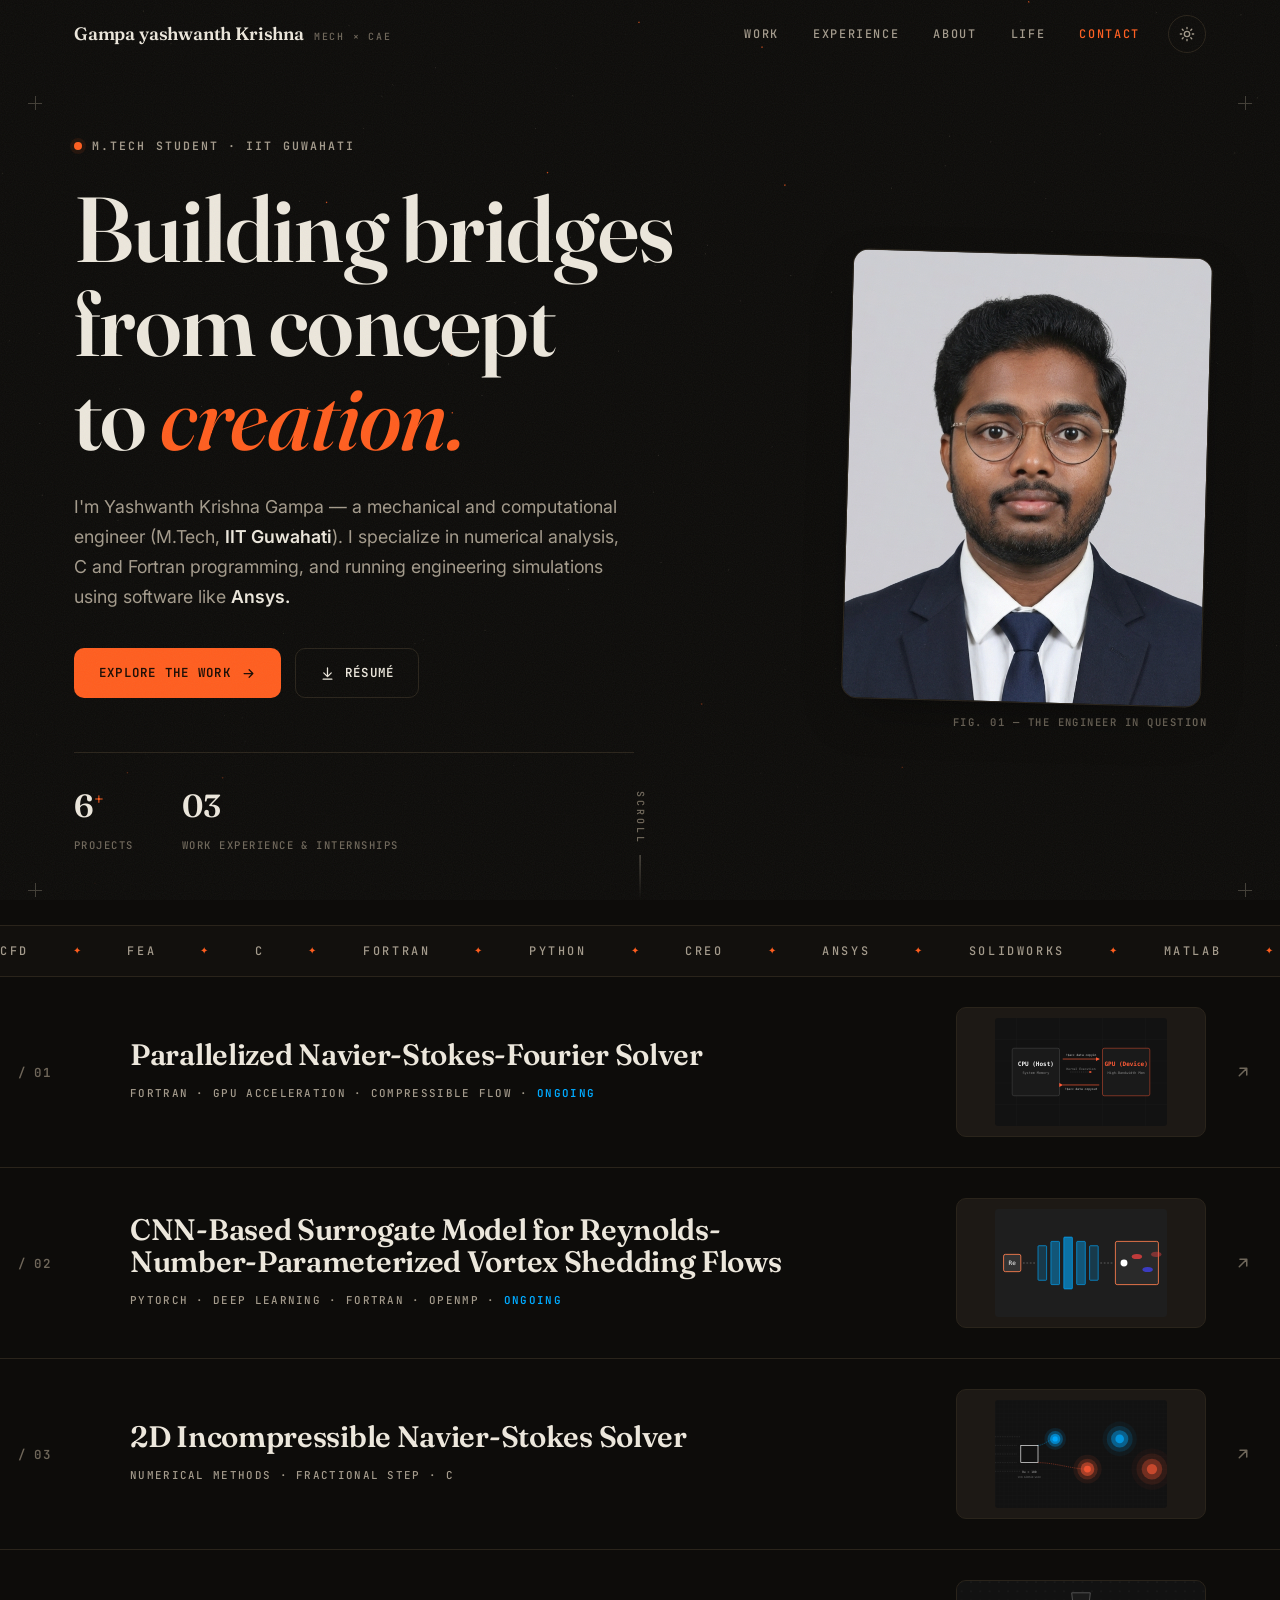
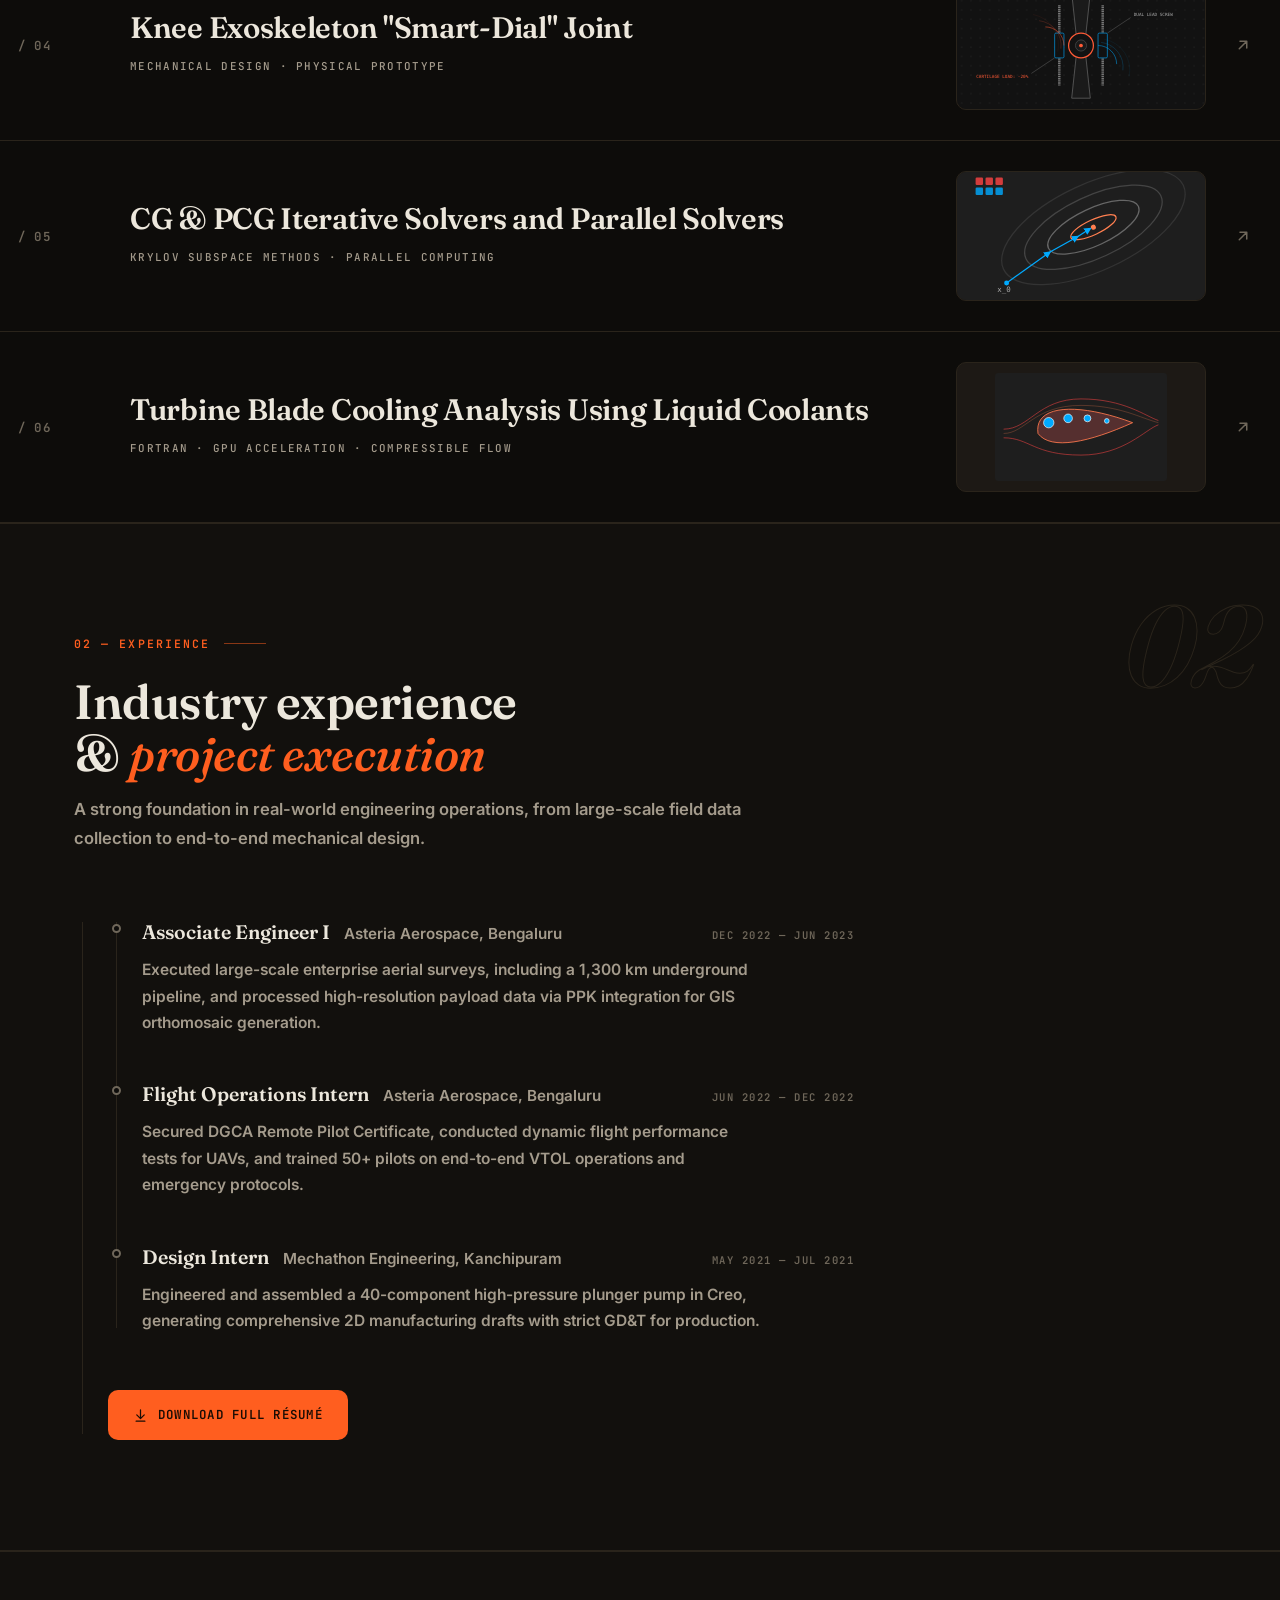
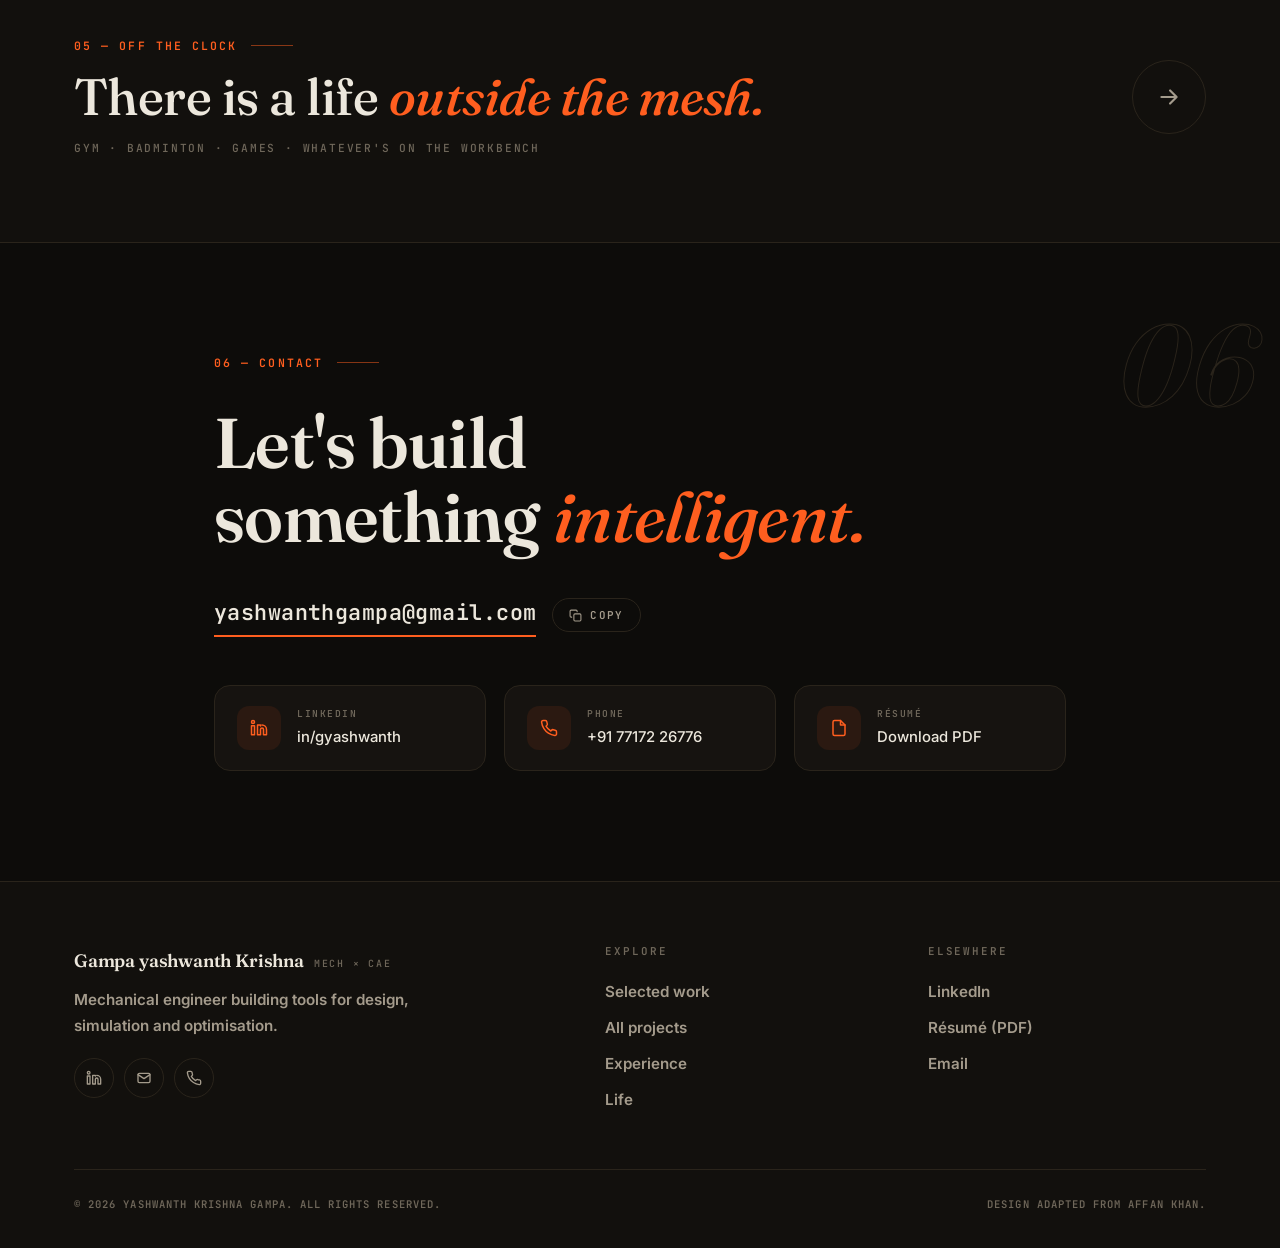
<file: index.html>
<!DOCTYPE html>
<html lang="en">

<head>
  <meta charset="utf-8" />
  <meta name="viewport" content="width=device-width, initial-scale=1" />
  <title>Yashwanth Krishna Gampa — Computational Mechanics &amp; CFD</title>
  <meta name="description"
    content="Yashwanth Krishna Gampa — mechanical engineer (M.Tech, IIT Guwahati) working where computational mechanics meets deep learning. CFD, FEA, topology optimisation and the neural networks that design physical systems. Patent holder; R&D across IIT Delhi, IISc and industry." />
  <link rel="icon" href="assets/img/logo.png" />
  <script>
    /* apply saved theme before CSS paints (dark is default) */
    try { document.documentElement.dataset.theme = localStorage.getItem("theme") || "dark"; } catch (e) { }
  </script>
  <link rel="preconnect" href="https://fonts.googleapis.com" />
  <link rel="preconnect" href="https://fonts.gstatic.com" crossorigin />
  <link
    href="https://fonts.googleapis.com/css2?family=Fraunces:ital,opsz,wght@0,9..144,400..700;1,9..144,400..700&family=Inter:wght@400;500;600&family=JetBrains+Mono:wght@500;600;700&display=swap"
    rel="stylesheet" />
  <link rel="stylesheet" href="assets/css/style.css" />
</head>

<body>

  <!-- ============================ HEADER ============================ -->
  <header class="site-header">
    <div class="container nav">
      <a href="#top" class="brand">Gampa yashwanth Krishna <small>Mech × CAE</small></a>

      <button class="nav-toggle" aria-label="Toggle menu" aria-expanded="false"><span></span></button>

      <ul class="nav-links">
        <li><a href="#work">Work</a></li>
        <li><a href="#experience">Experience</a></li>
        <li><a href="#about">About</a></li>
        <li><a href="life.html">Life</a></li>
        <li><a href="#contact">Contact</a></li>
        <li>
          <button class="theme-toggle" aria-label="Toggle light/dark theme">
            <svg class="icon icon-sun" viewBox="0 0 24 24">
              <circle cx="12" cy="12" r="4" />
              <path
                d="M12 2v2M12 20v2M4.9 4.9l1.4 1.4M17.7 17.7l1.4 1.4M2 12h2M20 12h2M4.9 19.1l1.4-1.4M17.7 6.3l1.4-1.4" />
            </svg>
            <svg class="icon icon-moon" viewBox="0 0 24 24">
              <path d="M21 12.8A9 9 0 1 1 11.2 3a7 7 0 0 0 9.8 9.8z" />
            </svg>
          </button>
        </li>
      </ul>
    </div>
  </header>

  <main id="top">

    <!-- ============================ HERO ============================ -->
    <section class="hero">
      <canvas id="field" aria-hidden="true"></canvas>
      <div class="marks" aria-hidden="true"><i></i><i></i><i></i><i></i></div>

      <div class="container hero-grid">
        <div class="hero-inner">
          <span class="hero-kicker"><span class="dot"></span> M.Tech Student · IIT Guwahati</span>
          <h1>Building bridges<br />from concept<br />to <span class="it">creation.</span></h1>

          <p class="hero-sub">
          I'm Yashwanth Krishna Gampa — a mechanical and computational engineer (M.Tech, <strong>IIT Guwahati</strong>). 
          I specialize in numerical analysis, C and Fortran programming, and running engineering simulations 
          using software like <strong>Ansys.
          </p>
            
          </p>

          <div class="hero-actions">
            <a href="#work" class="btn btn-primary">Explore the work
              <svg class="icon" viewBox="0 0 24 24">
                <path d="M5 12h14M13 6l6 6-6 6" />
              </svg></a>
            <a href="assets/docs/IIT_Guwahati_1.pdf" target="_blank" rel="noopener" class="btn btn-ghost">
              <svg class="icon" viewBox="0 0 24 24">
                <path d="M12 3v12M6 11l6 6 6-6M5 21h14" />
              </svg> Résumé</a>
          </div>

          <div class="hero-stats">
            <div class="stat">
            <div class="num">6<sup>+</sup></div>
            <div class="lbl">Projects</div>
          </div>
        <div class="stat">
          <div class="num">03</div> 
          <div class="lbl">Work Experience &amp; Internships</div>
          </div>
        </div>
      </div>
        <figure class="hero-photo reveal">
          <div class="frame"><img src="assets/img/my_pic.png" alt="Yashwanth Krishna Gampa" /></div>
          <figcaption>Fig. 01 — the engineer in question</figcaption>
        </figure>
      </div>

      <span class="scroll-cue" aria-hidden="true">Scroll</span>
    </section>

    <!-- =========================== TICKER =========================== -->
    <div class="ticker" aria-hidden="true">
      <div class="ticker-track">
        <span>CFD</span><span>FEA</span><span>C</span><span>Fortran</span>
        <span>Python</span><span>Creo</span><span>ANSYS</span><span>SolidWorks</span>
        <span>MATLAB</span><span>Catia</span>
        <span>CFD</span><span>FEA</span><span>C</span><span>Fortran</span>
        <span>Python</span><span>Creo</span><span>ANSYS</span><span>SolidWorks</span>
        <span>MATLAB</span><span>Catia</span>
      </div>
    </div>

    <!-- ======================== SELECTED WORK ======================== -->
<section id="work">
    <a class="work-row" href="project_mtp.html">
            <span class="idx">/ 01</span>
            <div>
              <h3>Parallelized Navier-Stokes-Fourier Solver</h3>
              <span class="meta">Fortran &middot; GPU Acceleration &middot; Compressible Flow &middot; <span style="color: #00aaff; font-weight: 600;">Ongoing</span></span>
            </div>
            <div class="thumb"><img class="contain" src="assets/img/art/gpu_a.svg"
                alt="Solver schematic" loading="lazy" /></div>
            <svg class="icon go" viewBox="0 0 24 24">
              <path d="M7 17L17 7M8 7h9v9" />
            </svg>
          </a>


   <a class="work-row" href="project-dnn.html">
  <span class="idx">/ 02</span>
  <div>
    <h3>CNN-Based Surrogate Model for Reynolds-Number-Parameterized Vortex Shedding Flows</h3>
    <span class="meta">PyTorch &middot; Deep Learning &middot; Fortran &middot; OpenMP &middot; <span style="color: #00aaff; font-weight: 600;">Ongoing</span></span>
  </div> <!-- THIS WAS MISSING! -->
  <div class="thumb"><img class="contain" src="assets/img/art/cnn_a.svg"
      alt="Solver schematic" loading="lazy" /></div>
  <svg class="icon go" viewBox="0 0 24 24">
    <path d="M7 17L17 7M8 7h9v9" />
  </svg>
</a>
    
    <a class="work-row" href="project-cfd.html">
            <span class="idx">/ 03</span>
            <div>
              <h3>2D Incompressible Navier-Stokes Solver</h3>
              <span class="meta">Numerical methods · Fractional step · C</span>
            </div>
            <div class="thumb"><img class="contain" src="assets/img/art/sqaure_cylinder.svg"
                alt="Von Karman vortex street behind a square cylinder" loading="lazy" /></div>
            <svg class="icon go" viewBox="0 0 24 24">
              <path d="M7 17L17 7M8 7h9v9" />
            </svg>
          </a>

          <a class="work-row" href="project-bionic.html">
            <span class="idx">/ 04</span>
            <div>
              <h3>Knee Exoskeleton "Smart-Dial" Joint</h3>
              <span class="meta">Mechanical design · Physical prototype</span>
            </div>
            <div class="thumb"><img src="assets/img/art/knee.svg" alt="dual lead screw"
                loading="lazy" /></div>
            <svg class="icon go" viewBox="0 0 24 24">
              <path d="M7 17L17 7M8 7h9v9" />
            </svg>
          </a>

          <a class="work-row" href="project-HC-solver.html">
            <span class="idx">/ 05</span>
            <div>
              <h3>CG & PCG Iterative Solvers and Parallel Solvers </h3>
              <span class="meta">Krylov subspace methods · Parallel computing</span>
            </div>
            <div class="thumb"><img src="assets/img/art/kry.svg" alt="Krylov Subspaces" loading="lazy" />
            </div>
            <svg class="icon go" viewBox="0 0 24 24">
              <path d="M7 17L17 7M8 7h9v9" />
            </svg>
          </a>

    <a class="work-row" href="project-btp.html">
            <span class="idx">/ 06</span>
            <div>
              <h3>Turbine Blade Cooling Analysis Using Liquid Coolants </h3>
              <span class="meta">Fortran · GPU Acceleration · Compressible Flow</span>
            </div>
            <div class="thumb"><img class="contain" src="assets/img/art/tb_a.svg"
                alt="Turbine" loading="lazy" /></div>
            <svg class="icon go" viewBox="0 0 24 24">
              <path d="M7 17L17 7M8 7h9v9" />
            </svg>
          </a>
  <!--  <section id="work" class="section">
      <span class="sec-num" aria-hidden="true">01</span>
      <div class="container">
        <div class="section-head reveal">
          <span class="eyebrow">01 — Selected work</span>
          <h2>Where mechanics meets <span class="it">machine learning</span></h2>
          <p>Five studies from the workshop — AI-driven design research, turbomachinery CFD, aircraft
            engineering and hands-on mechatronics. The full index lives on the projects page.</p>
        </div>

      <a class="work-row" href="project_mtp.html">
            <span class="idx">/ 01</span>
            <div>
              <h3>Parallelized Navier-Stokes-Fourier Solver</h3>
              <span class="meta">Fortran · GPU Acceleration · Compressible Flow</span>
            </div>
            <div class="thumb"><img class="contain" src="assets/img/art/gpu_a.svg"
                alt="Solver schematic" loading="lazy" /></div>
            <svg class="icon go" viewBox="0 0 24 24">
              <path d="M7 17L17 7M8 7h9v9" />
            </svg>
          </a>
    
    <a class="work-row" href="project-cfd.html">
            <span class="idx">/ 02</span>
            <div>
              <h3>2D Incompressible Navier-Stokes Solver</h3>
              <span class="meta">Numerical methods · Fractional step · C</span>
            </div>
            <div class="thumb"><img class="contain" src="assets/img/art/sqaure_cylinder.svg"
                alt="Von Karman vortex street behind a square cylinder" loading="lazy" /></div>
            <svg class="icon go" viewBox="0 0 24 24">
              <path d="M7 17L17 7M8 7h9v9" />
            </svg>
          </a>

          <a class="work-row" href="project-bionic.html">
            <span class="idx">/ 03</span>
            <div>
              <h3>Knee Exoskeleton "Smart-Dial" Joint</h3>
              <span class="meta">Mechanical design · Physical prototype</span>
            </div>
             <div class="thumb"><img src="assets/img/art/knee.svg" alt="Dual lead screw"
                loading="lazy" /></div>
            <svg class="icon go" viewBox="0 0 24 24">
              <path d="M7 17L17 7M8 7h9v9" />
            </svg>
          </a>

        <div class="center mt-lg reveal">
          <a href="work.html" class="btn btn-ghost">All 8 projects
            <svg class="icon" viewBox="0 0 24 24">
              <path d="M5 12h14M13 6l6 6-6 6" />
            </svg></a>
        </div>
      </div>
    </section>

    -->
</section>
    <!-- ========================== EXPERIENCE ========================== -->
    <section id="experience" class="section section--tint">
      <span class="sec-num" aria-hidden="true">02</span>
      <div class="container">
        <div class="section-head reveal">
          <span class="eyebrow">02 — Experience</span>
          <h2>Industry experience &amp; <span class="it">project execution</span></h2>
<p>A strong foundation in real-world engineering operations, from large-scale field data collection to end-to-end mechanical design.</p>
        </div>

        <div class="timeline reveal">
          <div class="timeline reveal">
          
          <div class="tl-item">
            <div class="tl-head">
              <span class="tl-role">Associate Engineer I</span><span class="tl-org">Asteria Aerospace, Bengaluru</span>
              <span class="tl-date">DEC 2022 — JUN 2023</span>
            </div>
            <p>Executed large-scale enterprise aerial surveys, including a 1,300 km underground pipeline, and processed high-resolution payload data via PPK integration for GIS orthomosaic generation.</p>
          </div>
          
          <div class="tl-item">
            <div class="tl-head">
              <span class="tl-role">Flight Operations Intern</span><span class="tl-org">Asteria Aerospace, Bengaluru</span>
              <span class="tl-date">JUN 2022 — DEC 2022</span>
            </div>
            <p>Secured DGCA Remote Pilot Certificate, conducted dynamic flight performance tests for UAVs, and trained 50+ pilots on end-to-end VTOL operations and emergency protocols.</p>
          </div>
          
          <div class="tl-item">
            <div class="tl-head">
              <span class="tl-role">Design Intern</span><span class="tl-org">Mechathon Engineering, Kanchipuram</span>
              <span class="tl-date">MAY 2021 — JUL 2021</span>
            </div>
            <p>Engineered and assembled a 40-component high-pressure plunger pump in Creo, generating comprehensive 2D manufacturing drafts with strict GD&T for production.</p>
          </div>
        </div>
          
        <div class="mt-lg reveal">
          <a href="assets/docs/IIT_Guwahati_1.pdf" target="_blank" rel="noopener" class="btn btn-primary">
            <svg class="icon" viewBox="0 0 24 24">
              <path d="M12 3v12M6 11l6 6 6-6M5 21h14" />
            </svg>
            Download full résumé</a>
        </div>
      </div>
    </section>

    <!-- ============================ ABOUT ============================ 
    <section id="about" class="section">
      <span class="sec-num" aria-hidden="true">03</span>
      <div class="container">
        <div class="section-head reveal">
          <span class="eyebrow">03 — About</span>
          <h2>From CAD &amp; CFD to <span class="it">AI-driven design</span></h2>
        </div>

        <p class="about-lead reveal">
          I cut my teeth deep in simulation — formula cars, aircraft, lab hardware — and I'm now focused
          on a single idea: <span class="it">AI tools that don't replace physics, but design with it.</span>
        </p>

        <div class="about-row reveal">
          <div class="about-photo">
            <img src="assets/img/single.jpg" alt="Gampa yashwanth Krishna speaking at a podium" />
            <p class="about-cap">Fig. 02 — On the podium at IIT Guwahati.</p>
          </div>
          <div class="about-text">
            <h3>The short version</h3>
            <p>
              Mechanical engineer; M.Tech in Computational Mechanics from <strong>IIT Guwahati</strong>.
              My research builds <strong>generative-design frameworks with deep-learning surrogates</strong>
              for structural and thermal–fluid topology optimisation — models that learn what an optimiser
              would do, then do it in a single forward pass.
            </p>
            <p>
              Today I design <strong>electric machines</strong> at SEDEMAC in Pune, bringing the same
              simulation-first mindset to production hardware.
            </p>
          </div>
        </div>

        <div class="about-row reverse reveal">
          <div class="about-photo">
            <img src="assets/img/about/about-1.jpg" alt="Presenting the bionic arm to my project guide" />
            <p class="about-cap">Fig. 03 — Presenting our bionic arm to my guide.</p>
          </div>
          <div class="about-text">
            <h3>Hands-on across domains</h3>
            <p>
              I've led powertrain design on a <strong>Supra SAE</strong> car, engineered the fuselage and CFD
              for an <strong>SAE Aero</strong> aircraft, and built a 3D-printed compliant
              <strong>bionic arm</strong>. In industry and national labs I've worked on underwater robotics,
              in-space 3D printing and precision flow metering — and I hold a <strong>granted patent
                (No. 589444)</strong> for a cable-actuated 3D-printer arm.
            </p>
          </div>
        </div>

        <div class="about-row reveal">
          <div class="about-photo">
            <img src="assets/img/about/isro_symposium.jpeg" alt="Gampa yashwanth Krishna presenting at an ISRO symposium" />
            <p class="about-cap">Fig. 04 — Presenting at an ISRO symposium.</p>
          </div>
          <div class="about-text">
            <h3>The toolkit</h3>
            <p>
              Classical CAE on one bench, modern ML on the other — most of my work happens where the two
              meet.
            </p>
            <div class="skills">
              <span class="tag">Python</span><span class="tag">TensorFlow / Keras</span>
              <span class="tag">scikit-learn</span><span class="tag">CNNs &amp; GANs</span>
              <span class="tag">Optimisation</span><span class="tag">MATLAB · C</span>
              <span class="tag">ANSYS Fluent / FEA</span><span class="tag">SolidWorks · Creo</span>
              <span class="tag">CFD &amp; FEM</span>
            </div>
          </div>
        </div>
      </div>
    </section>
-->
    <!-- ========================== ACCOLADES ========================
    <section id="accolades" class="section section--tint">
      <span class="sec-num" aria-hidden="true">04</span>
      <div class="container">
        <div class="section-head reveal">
          <span class="eyebrow">04 — Accolades</span>
          <h2>Patent &amp; <span class="it">certifications</span></h2>
          <p>Scroll, use the arrows, or click a card to open the certificate.</p>
        </div>

        <div class="rail-wrap reveal">
          <div class="rail">
            <a class="rail-card is-active" href="assets/docs/patent-certificate.pdf" target="_blank" rel="noopener">
              <div class="rc-img"><img src="assets/img/accolades/patent.png" alt="Granted patent certificate"
                  loading="lazy" /></div>
              <div class="rc-cap">
                <h3>Granted Indian Patent</h3>
                <small>No. 589444 · Cable-actuated 3D-printer arm</small><br />
                <span class="rc-open">Open certificate
                  <svg class="icon" viewBox="0 0 24 24">
                    <path d="M18 13v6a2 2 0 0 1-2 2H5a2 2 0 0 1-2-2V8a2 2 0 0 1 2-2h6M15 3h6v6M10 14L21 3" />
                  </svg></span>
              </div>
            </a>
            <a class="rail-card" href="assets/docs/coursera-siemens.pdf" target="_blank" rel="noopener">
              <div class="rc-img"><img src="assets/img/accolades/siemens.png" alt="Applied CFD certificate"
                  loading="lazy" /></div>
              <div class="rc-cap">
                <h3>Applied CFD — Siemens</h3>
                <small>Coursera · 95.33%</small><br />
                <span class="rc-open">Open certificate
                  <svg class="icon" viewBox="0 0 24 24">
                    <path d="M18 13v6a2 2 0 0 1-2 2H5a2 2 0 0 1-2-2V8a2 2 0 0 1 2-2h6M15 3h6v6M10 14L21 3" />
                  </svg></span>
              </div>
            </a>
            <a class="rail-card" href="assets/docs/cswa-certificate.pdf" target="_blank" rel="noopener">
              <div class="rc-img"><img src="assets/img/accolades/cswa.png" alt="Certified SOLIDWORKS Associate"
                  loading="lazy" /></div>
              <div class="rc-cap">
                <h3>Certified SOLIDWORKS Associate</h3>
                <small>Dassault Systèmes · 240/240</small><br />
                <span class="rc-open">Open certificate
                  <svg class="icon" viewBox="0 0 24 24">
                    <path d="M18 13v6a2 2 0 0 1-2 2H5a2 2 0 0 1-2-2V8a2 2 0 0 1 2-2h6M15 3h6v6M10 14L21 3" />
                  </svg></span>
              </div>
            </a>
            <a class="rail-card" href="assets/docs/ml-specialization.pdf" target="_blank" rel="noopener">
              <div class="rc-img"><img src="assets/img/accolades/ml.png" alt="Machine Learning Specialization"
                  loading="lazy" /></div>
              <div class="rc-cap">
                <h3>Machine Learning Specialization</h3>
                <small>DeepLearning.AI · Coursera</small><br />
                <span class="rc-open">Open certificate
                  <svg class="icon" viewBox="0 0 24 24">
                    <path d="M18 13v6a2 2 0 0 1-2 2H5a2 2 0 0 1-2-2V8a2 2 0 0 1 2-2h6M15 3h6v6M10 14L21 3" />
                  </svg></span>
              </div>
            </a>
            <a class="rail-card" href="assets/docs/merit.pdf" target="_blank" rel="noopener">
              <div class="rc-img"><img src="assets/img/accolades/merit.png" alt="Merit certificate" loading="lazy" />
              </div>
              <div class="rc-cap">
                <h3>Merit Certificate</h3>
                <small>Academic recognition</small><br />
                <span class="rc-open">Open certificate
                  <svg class="icon" viewBox="0 0 24 24">
                    <path d="M18 13v6a2 2 0 0 1-2 2H5a2 2 0 0 1-2-2V8a2 2 0 0 1 2-2h6M15 3h6v6M10 14L21 3" />
                  </svg></span>
              </div>
            </a>
          </div>

          <div class="rail-nav">
            <button class="rail-btn rail-prev" aria-label="Previous certificate">
              <svg class="icon" viewBox="0 0 24 24">
                <path d="M19 12H5M11 6l-6 6 6 6" />
              </svg></button>
            <span class="rail-count"><b class="rail-now">1</b> / 5</span>
            <button class="rail-btn rail-next" aria-label="Next certificate">
              <svg class="icon" viewBox="0 0 24 24">
                <path d="M5 12h14M13 6l6 6-6 6" />
              </svg></button>
          </div>
        </div>
      </div>
    </section>
== -->
    <!-- ========================= LIFE TEASER ========================= -->
    <a class="band" href="life.html">
      <div class="container band-inner">
        <div>
          <span class="eyebrow" style="margin-bottom:14px;">05 — Off the clock</span>
          <h2>There is a life <span class="it">outside the mesh.</span></h2>
          <p class="mono-note">Gym · badminton · games · whatever's on the workbench</p>
        </div>
        <span class="band-arrow">
          <svg class="icon" viewBox="0 0 24 24">
            <path d="M5 12h14M13 6l6 6-6 6" />
          </svg></span>
      </div>
    </a>

    <!-- ============================ CONTACT ============================ -->
    <section id="contact" class="section">
      <span class="sec-num" aria-hidden="true">06</span>
      <div class="container contact-wrap">
        <div class="section-head reveal" style="margin-bottom:34px;">
          <span class="eyebrow">06 — Contact</span>
        </div>

        <h2 class="contact-big reveal">Let's build something <span class="it">intelligent.</span></h2>

        <div class="email-line reveal">
          <a href="mailto:yashwanthgampa@gmail.com">yashwanthgampa@gmail.com</a>
          <button class="copy-btn" data-copy="yashwanthgampa@gmail.com">
            <svg class="icon" viewBox="0 0 24 24">
              <rect x="9" y="9" width="13" height="13" rx="2" />
              <path d="M5 15H4a2 2 0 0 1-2-2V4a2 2 0 0 1 2-2h9a2 2 0 0 1 2 2v1" />
            </svg>
            <span>Copy</span></button>
        </div>

        <div class="contact-cards reveal">
          <a class="contact-card" href="https://www.linkedin.com/in/yashwanth-krishna-gampa-735420182/" target="_blank" rel="noopener">
            <span class="cc-ico"><svg class="icon" viewBox="0 0 24 24">
                <path d="M16 8a6 6 0 0 1 6 6v7h-4v-7a2 2 0 0 0-2-2 2 2 0 0 0-2 2v7h-4V8h4v1.2" />
                <rect x="2" y="9" width="4" height="12" />
                <circle cx="4" cy="4" r="2" />
              </svg></span>
            <span><span class="k">LinkedIn</span><span class="v">in/gyashwanth</span></span>
          </a>
          <a class="contact-card" href="tel:+917717226776">
            <span class="cc-ico"><svg class="icon" viewBox="0 0 24 24">
                <path
                  d="M22 16.9v3a2 2 0 0 1-2.2 2 19.8 19.8 0 0 1-8.6-3.1 19.5 19.5 0 0 1-6-6A19.8 19.8 0 0 1 2.1 4.2 2 2 0 0 1 4.1 2h3a2 2 0 0 1 2 1.7c.1.9.3 1.8.6 2.6a2 2 0 0 1-.5 2.1L8 9.6a16 16 0 0 0 6.4 6.4l1.2-1.2a2 2 0 0 1 2.1-.5c.8.3 1.7.5 2.6.6a2 2 0 0 1 1.7 2z" />
              </svg></span>
            <span><span class="k">Phone</span><span class="v">+91 77172 26776</span></span>
          </a>
          <a class="contact-card" href="assets/docs/IIT_Guwahati_1.pdf" target="_blank" rel="noopener">
            <span class="cc-ico"><svg class="icon" viewBox="0 0 24 24">
                <path d="M14 2H6a2 2 0 0 0-2 2v16a2 2 0 0 0 2 2h12a2 2 0 0 0 2-2V8z" />
                <path d="M14 2v6h6" />
              </svg></span>
            <span><span class="k">Résumé</span><span class="v">Download PDF</span></span>
          </a>
        </div>
      </div>
    </section>

  </main>

  <!-- ============================ FOOTER ============================ -->
  <footer class="site-footer">
    <div class="container">
      <div class="footer-grid">
        <div class="footer-brand">
          <a href="#top" class="brand">Gampa yashwanth Krishna <small>Mech × CAE</small></a>
          <p>Mechanical engineer building tools for design, simulation and optimisation.</p>
          <div class="socials">
            <a href="https://www.linkedin.com/in/yashwanth-krishna-gampa-735420182/" target="_blank" rel="noopener" aria-label="LinkedIn">
              <svg class="icon" viewBox="0 0 24 24">
                <path d="M16 8a6 6 0 0 1 6 6v7h-4v-7a2 2 0 0 0-2-2 2 2 0 0 0-2 2v7h-4V8h4v1.2" />
                <rect x="2" y="9" width="4" height="12" />
                <circle cx="4" cy="4" r="2" />
              </svg></a>
            <a href="mailto:yashwanthgampa@gmail.com" aria-label="Email">
              <svg class="icon" viewBox="0 0 24 24">
                <rect x="3" y="5" width="18" height="14" rx="2" />
                <path d="M3 7l9 6 9-6" />
              </svg></a>
            <a href="tel:+917717226776" aria-label="Phone">
              <svg class="icon" viewBox="0 0 24 24">
                <path
                  d="M22 16.9v3a2 2 0 0 1-2.2 2 19.8 19.8 0 0 1-8.6-3.1 19.5 19.5 0 0 1-6-6A19.8 19.8 0 0 1 2.1 4.2 2 2 0 0 1 4.1 2h3a2 2 0 0 1 2 1.7c.1.9.3 1.8.6 2.6a2 2 0 0 1-.5 2.1L8 9.6a16 16 0 0 0 6.4 6.4l1.2-1.2a2 2 0 0 1 2.1-.5c.8.3 1.7.5 2.6.6a2 2 0 0 1 1.7 2z" />
              </svg></a>
          </div>
        </div>
        <div class="footer-col">
          <h4>Explore</h4>
          <a href="#work">Selected work</a>
          <a href="work.html">All projects</a>
          <a href="#experience">Experience</a>
          <!--<a href="#about">About</a> -->
          <a href="life.html">Life</a>
        </div>
        <div class="footer-col">
          <h4>Elsewhere</h4>
          <a href="https://www.linkedin.com/in/yashwanth-krishna-gampa-735420182/" target="_blank" rel="noopener">LinkedIn</a>
          <a href="assets/docs/IIT_Guwahati_1.pdf" target="_blank" rel="noopener">Résumé (PDF)</a>
          <a href="mailto:yashwanthgampa@gmail.com">Email</a>
        </div>
      </div>
        <div class="footer-bottom">
        <span>© <span data-year></span> Yashwanth Krishna Gampa. All rights reserved.</span>
        <span>Design adapted from <a href="https://github.com/MAffanK/maffank.github.io" target="_blank">Affan Khan</a>.</span>
        </div>
    </div>
  </footer>

  <script src="assets/js/main.js"></script>
</body>

</html>
</file>
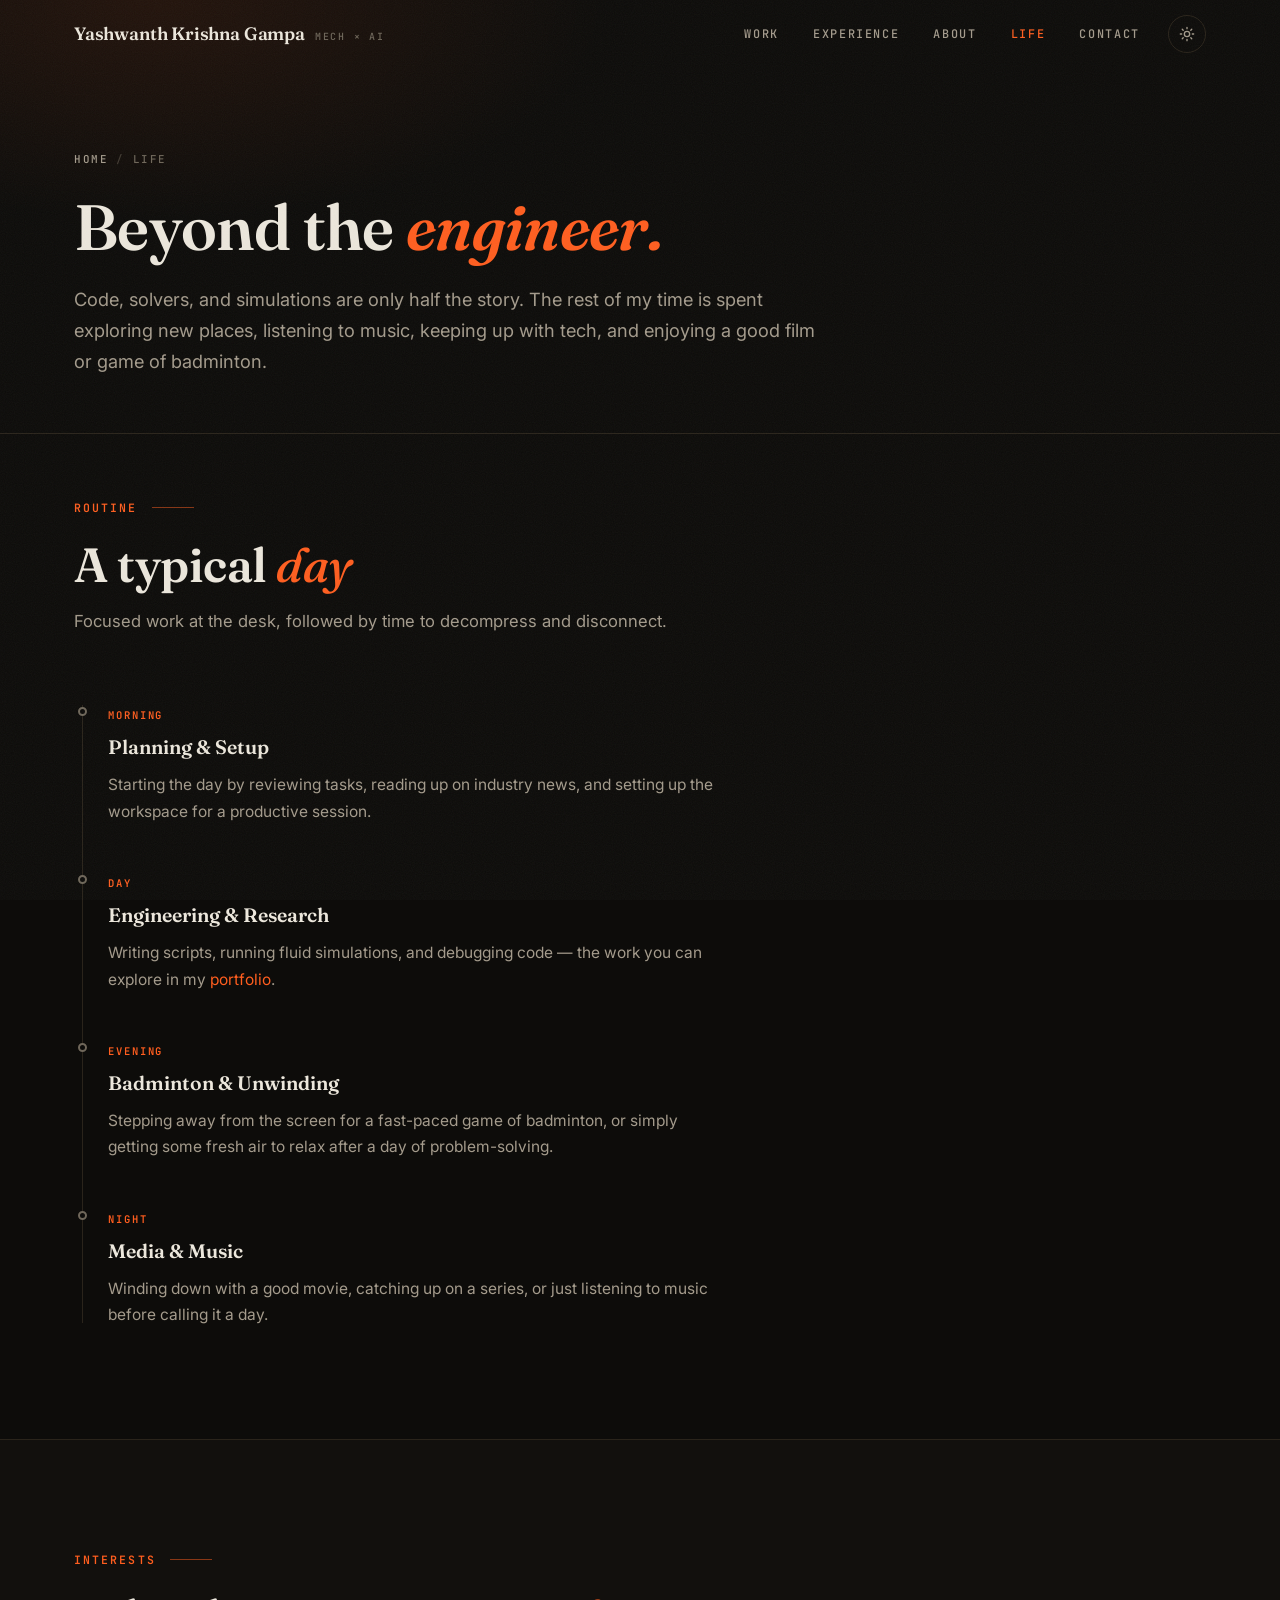
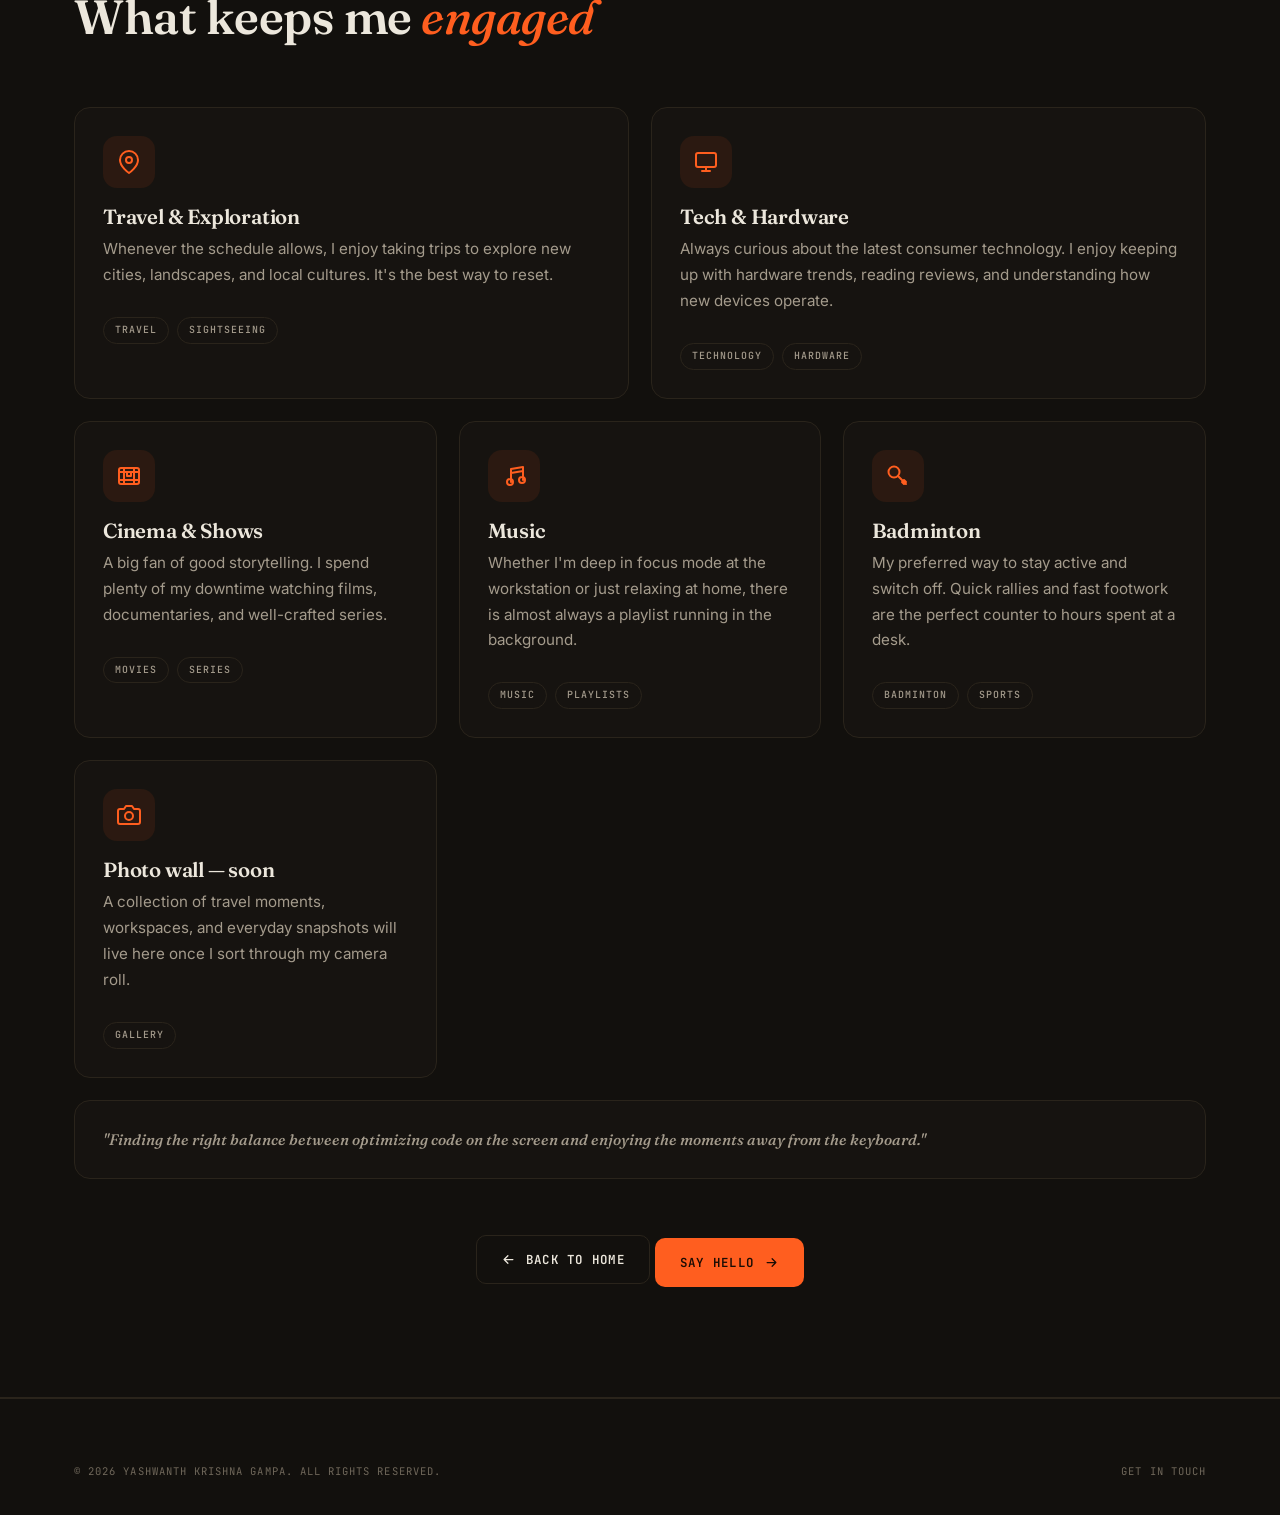
<file: life.html>
<!DOCTYPE html>
<html lang="en">

<head>
  <meta charset="utf-8" />
  <meta name="viewport" content="width=device-width, initial-scale=1" />
  <title>Life — Yashwanth Krishna Gampa</title>
  <meta name="description"
    content="Beyond the engineer — Yashwanth Krishna Gampa's daily routine, interests, and off-screen pursuits." />
  <link rel="icon" href="assets/img/logo.png" />
  <script>
    try { document.documentElement.dataset.theme = localStorage.getItem("theme") || "dark"; } catch (e) { }
  </script>
  <link rel="preconnect" href="https://fonts.googleapis.com" />
  <link rel="preconnect" href="https://fonts.gstatic.com" crossorigin />
  <link
    href="https://fonts.googleapis.com/css2?family=Fraunces:ital,opsz,wght@0,9..144,400..700;1,9..144,400..700&family=Inter:wght@400;500;600&family=JetBrains+Mono:wght@500;600;700&display=swap"
    rel="stylesheet" />
  <link rel="stylesheet" href="assets/css/style.css" />
</head>

<body>

  <header class="site-header">
    <div class="container nav">
      <a href="index.html" class="brand">Yashwanth Krishna Gampa <small>Mech × AI</small></a>
      <button class="nav-toggle" aria-label="Toggle menu" aria-expanded="false"><span></span></button>
      <ul class="nav-links">
        <li><a href="work.html">Work</a></li>
        <li><a href="index.html#experience">Experience</a></li>
        <li><a href="index.html#about">About</a></li>
        <li><a href="life.html" class="active">Life</a></li>
        <li><a href="index.html#contact">Contact</a></li>
        <li>
          <button class="theme-toggle" aria-label="Toggle light/dark theme">
            <svg class="icon icon-sun" viewBox="0 0 24 24"><circle cx="12" cy="12" r="4"/><path d="M12 2v2M12 20v2M4.9 4.9l1.4 1.4M17.7 17.7l1.4 1.4M2 12h2M20 12h2M4.9 19.1l1.4-1.4M17.7 6.3l1.4-1.4"/></svg>
            <svg class="icon icon-moon" viewBox="0 0 24 24"><path d="M21 12.8A9 9 0 1 1 11.2 3a7 7 0 0 0 9.8 9.8z"/></svg>
          </button>
        </li>
      </ul>
    </div>
  </header>

  <main>
    <!-- ============================ INTRO ============================ -->
    <section class="study-hero">
      <div class="container">
        <div class="breadcrumb"><a href="index.html">Home</a><span class="sep">/</span>Life</div>
        <h1>Beyond the <span style="font-style:italic;color:var(--accent);">engineer.</span></h1>
        <p class="study-lead">
          Code, solvers, and simulations are only half the story. The rest of my time is spent exploring new places, listening to music, keeping up with tech, and enjoying a good film or game of badminton.
        </p>
      </div>
    </section>

    <!-- ============================ ROUTINE ============================ -->
    <section class="section" style="padding-top:64px;">
      <div class="container">
        <div class="section-head reveal">
          <span class="eyebrow">Routine</span>
          <h2>A typical <span class="it">day</span></h2>
          <p>Focused work at the desk, followed by time to decompress and disconnect.</p>
        </div>

        <div class="timeline reveal">
          <div class="tl-item">
            <span class="tl-time">Morning</span>
            <div class="tl-head"><span class="tl-role">Planning &amp; Setup</span></div>
            <p>Starting the day by reviewing tasks, reading up on industry news, and setting up the workspace for a productive session.</p>
          </div>
          <div class="tl-item">
            <span class="tl-time">Day</span>
            <div class="tl-head"><span class="tl-role">Engineering &amp; Research</span></div>
            <p>Writing scripts, running fluid simulations, and debugging code — the work you can explore in my
              <a href="work.html" style="color:var(--accent);">portfolio</a>.</p>
          </div>
          <div class="tl-item">
            <span class="tl-time">Evening</span>
            <div class="tl-head"><span class="tl-role">Badminton &amp; Unwinding</span></div>
            <p>Stepping away from the screen for a fast-paced game of badminton, or simply getting some fresh air to relax after a day of problem-solving.</p>
          </div>
          <div class="tl-item">
            <span class="tl-time">Night</span>
            <div class="tl-head"><span class="tl-role">Media &amp; Music</span></div>
            <p>Winding down with a good movie, catching up on a series, or just listening to music before calling it a day.</p>
          </div>
        </div>
      </div>
    </section>

    <!-- ============================ HOBBIES ============================ -->
    <section class="section section--tint">
      <div class="container">
        <div class="section-head reveal">
          <span class="eyebrow">Interests</span>
          <h2>What keeps me <span class="it">engaged</span></h2>
        </div>

        <div class="bento">

          <article class="card b-3 reveal">
            <div class="hobby-ico">
              <svg class="icon" viewBox="0 0 24 24"><path d="M21 10c0 7-9 13-9 13s-9-6-9-13a9 9 0 0 1 18 0z"/><circle cx="12" cy="10" r="3"/></svg>
            </div>
            <h3>Travel &amp; Exploration</h3>
            <p>Whenever the schedule allows, I enjoy taking trips to explore new cities, landscapes, and local cultures. It's the best way to reset.</p>
            <div class="tags"><span class="tag">Travel</span><span class="tag">Sightseeing</span></div>
          </article>

          <article class="card b-3 reveal">
            <div class="hobby-ico">
              <svg class="icon" viewBox="0 0 24 24"><rect x="2" y="3" width="20" height="14" rx="2"/><path d="M8 21h8M12 17v4"/></svg>
            </div>
            <h3>Tech &amp; Hardware</h3>
            <p>Always curious about the latest consumer technology. I enjoy keeping up with hardware trends, reading reviews, and understanding how new devices operate.</p>
            <div class="tags"><span class="tag">Technology</span><span class="tag">Hardware</span></div>
          </article>

          <article class="card b-2 reveal">
            <div class="hobby-ico">
              <svg class="icon" viewBox="0 0 24 24"><rect x="2" y="4" width="20" height="16" rx="2"/><path d="M7 4v16M17 4v16M2 8h20M2 16h20M10 12h4v-4h-4v4z"/></svg>
            </div>
            <h3>Cinema &amp; Shows</h3>
            <p>A big fan of good storytelling. I spend plenty of my downtime watching films, documentaries, and well-crafted series.</p>
            <div class="tags"><span class="tag">Movies</span><span class="tag">Series</span></div>
          </article>

          <article class="card b-2 reveal">
            <div class="hobby-ico">
              <svg class="icon" viewBox="0 0 24 24"><path d="M9 18V5l12-2v13M9 9l12-2M5 18a3 3 0 1 0 6 0 3 3 0 1 0-6 0zm12-2a3 3 0 1 0 6 0 3 3 0 1 0-6 0z"/></svg>
            </div>
            <h3>Music</h3>
            <p>Whether I'm deep in focus mode at the workstation or just relaxing at home, there is almost always a playlist running in the background.</p>
            <div class="tags"><span class="tag">Music</span><span class="tag">Playlists</span></div>
          </article>

          <article class="card b-2 reveal">
            <div class="hobby-ico">
              <svg class="icon" viewBox="0 0 24 24"><circle cx="8" cy="8" r="5.5"/><path d="M12 12l8 8M18 16l2 2-2 2-2-2"/></svg>
            </div>
            <h3>Badminton</h3>
            <p>My preferred way to stay active and switch off. Quick rallies and fast footwork are the perfect counter to hours spent at a desk.</p>
            <div class="tags"><span class="tag">Badminton</span><span class="tag">Sports</span></div>
          </article>

          <article class="card b-2 reveal">
            <div class="hobby-ico">
              <svg class="icon" viewBox="0 0 24 24"><path d="M23 19a2 2 0 0 1-2 2H3a2 2 0 0 1-2-2V8a2 2 0 0 1 2-2h4l2-3h6l2 3h4a2 2 0 0 1 2 2z"/><circle cx="12" cy="13" r="4"/></svg>
            </div>
            <h3>Photo wall — soon</h3>
            <p>A collection of travel moments, workspaces, and everyday snapshots will live here once I sort through my camera roll.</p>
            <div class="tags"><span class="tag">Gallery</span></div>
          </article>

          <article class="card b-6 reveal" style="background:var(--surface);">
            <p class="life-quote">
              "Finding the right balance between optimizing code on the screen and enjoying the moments away from the keyboard."
            </p>
          </article>

        </div>

        <div class="center mt-lg reveal">
          <a href="index.html" class="btn btn-ghost">
            <svg class="icon" viewBox="0 0 24 24"><path d="M19 12H5M11 6l-6 6 6 6"/></svg> Back to home</a>
          <a href="index.html#contact" class="btn btn-primary">Say hello
            <svg class="icon" viewBox="0 0 24 24"><path d="M5 12h14M13 6l6 6-6 6"/></svg></a>
        </div>
      </div>
    </section>
  </main>

  <footer class="site-footer">
    <div class="container">
      <div class="footer-bottom" style="border:0;padding-top:0;">
        <span>© <span data-year></span> Yashwanth Krishna Gampa. All rights reserved.</span>
        <span><a href="index.html#contact">Get in touch</a></span>
      </div>
    </div>
  </footer>

  <script src="assets/js/main.js"></script>
</body>

</html>
</file>
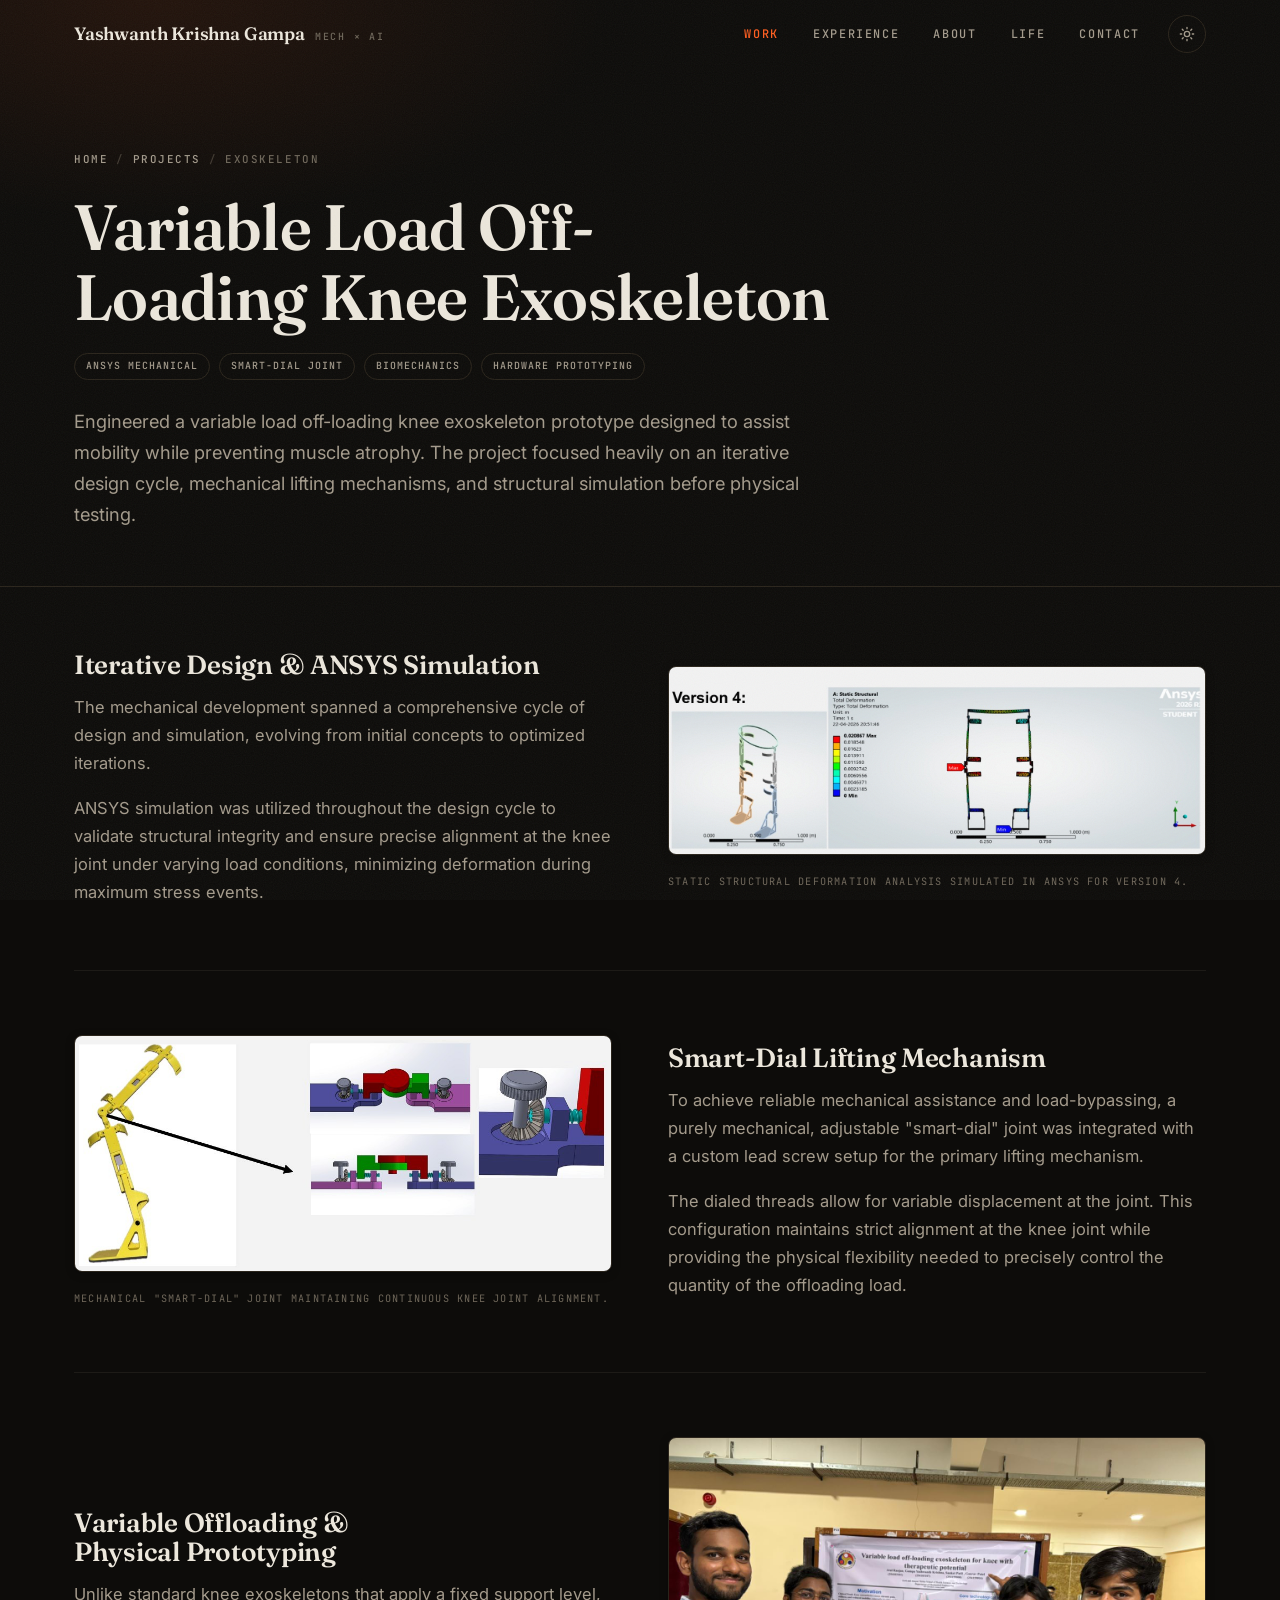
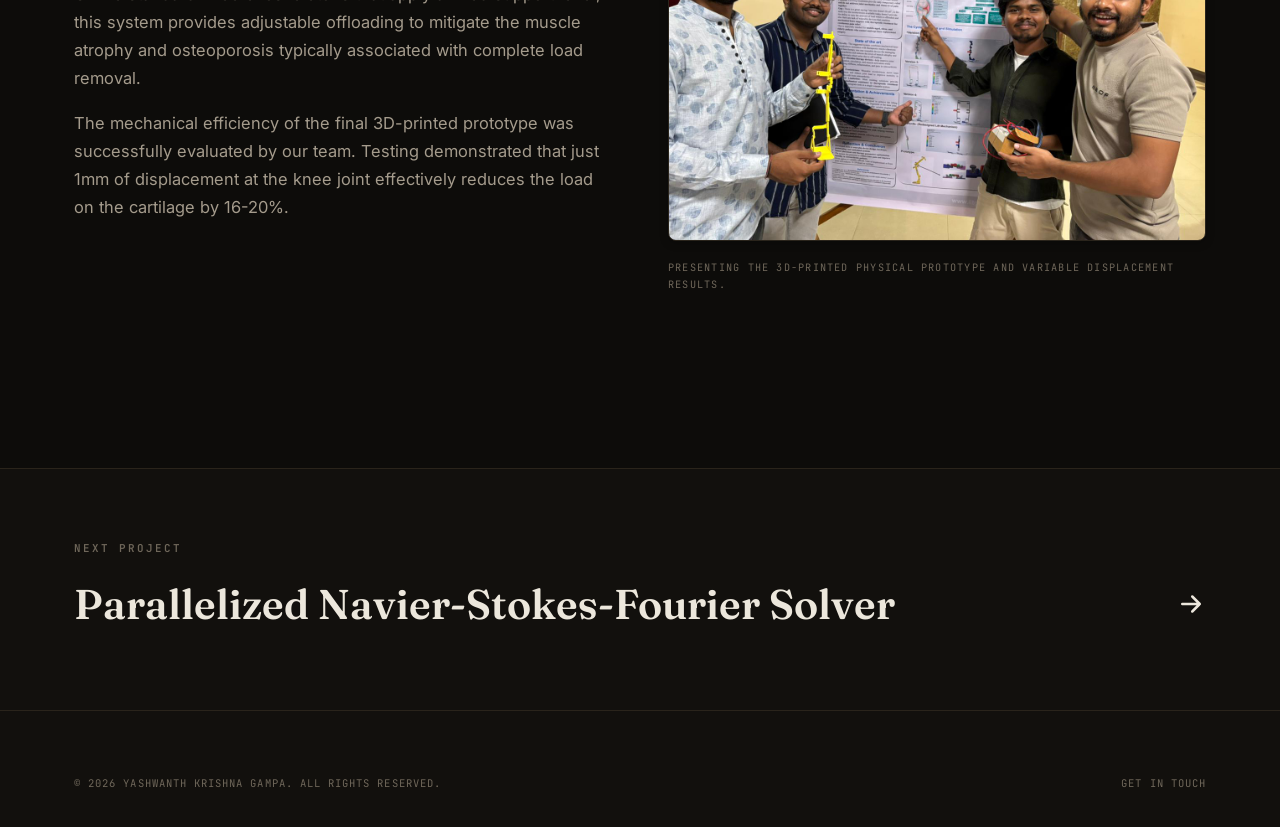
<file: project-bionic.html>
<!DOCTYPE html>
<html lang="en">

<head>
  <meta charset="utf-8" />
  <meta name="viewport" content="width=device-width, initial-scale=1" />
  <title>Variable Load Exoskeleton — Yashwanth Krishna Gampa</title>
  <meta name="description"
    content="Iterative design, ANSYS simulation, and prototyping of a variable load off-loading knee exoskeleton utilizing a smart-dial lifting mechanism." />
  <link rel="icon" href="assets/img/logo.png" />
  <script>
    try { document.documentElement.dataset.theme = localStorage.getItem("theme") || "dark"; } catch (e) { }
  </script>
  <link rel="preconnect" href="https://fonts.googleapis.com" />
  <link rel="preconnect" href="https://fonts.gstatic.com" crossorigin />
  <link
    href="https://fonts.googleapis.com/css2?family=Fraunces:ital,opsz,wght@0,9..144,400..700;1,9..144,400..700&family=Inter:wght@400;500;600&family=JetBrains+Mono:wght@500;600;700&display=swap"
    rel="stylesheet" />
  <link rel="stylesheet" href="assets/css/style.css" />
</head>

<body>

  <header class="site-header">
    <div class="container nav">
      <a href="index.html" class="brand">Yashwanth Krishna Gampa <small>Mech × AI</small></a>
      <button class="nav-toggle" aria-label="Toggle menu" aria-expanded="false"><span></span></button>
      <ul class="nav-links">
        <li><a href="work.html" class="active">Work</a></li>
        <li><a href="index.html#experience">Experience</a></li>
        <li><a href="index.html#about">About</a></li>
        <li><a href="life.html">Life</a></li>
        <li><a href="index.html#contact">Contact</a></li>
        <li>
          <button class="theme-toggle" aria-label="Toggle light/dark theme">
            <svg class="icon icon-sun" viewBox="0 0 24 24"><circle cx="12" cy="12" r="4"/><path d="M12 2v2M12 20v2M4.9 4.9l1.4 1.4M17.7 17.7l1.4 1.4M2 12h2M20 12h2M4.9 19.1l1.4-1.4M17.7 6.3l1.4-1.4"/></svg>
            <svg class="icon icon-moon" viewBox="0 0 24 24"><path d="M21 12.8A9 9 0 1 1 11.2 3a7 7 0 0 0 9.8 9.8z"/></svg>
          </button>
        </li>
      </ul>
    </div>
  </header>

  <main>
    <section class="study-hero">
      <div class="container">
        <div class="breadcrumb">
          <a href="index.html">Home</a><span class="sep">/</span><a href="work.html">Projects</a><span class="sep">/</span>Exoskeleton
        </div>
        <h1>Variable Load Off-Loading Knee Exoskeleton</h1>
        <div class="meta">
          <span class="tag">ANSYS Mechanical</span><span class="tag">Smart-Dial Joint</span><span class="tag">Biomechanics</span>
          <span class="tag">Hardware Prototyping</span>
        </div>
        <p class="study-lead">
          Engineered a variable load off-loading knee exoskeleton prototype designed to assist mobility while preventing muscle atrophy. The project focused heavily on an iterative design cycle, mechanical lifting mechanisms, and structural simulation before physical testing.
        </p>
      </div>
    </section>

    <section class="section" style="padding-top:0;">
      <div class="container">

        <!-- 1. ITERATIVE DESIGN & SIMULATION -->
        <div class="feature-row">
          <div class="feature-text">
            <h3>Iterative Design & ANSYS Simulation</h3>
            <p>
              The mechanical development spanned a comprehensive cycle of design and simulation, evolving from initial concepts to optimized iterations.
            </p>
            <p>
              ANSYS simulation was utilized throughout the design cycle to validate structural integrity and ensure precise alignment at the knee joint under varying load conditions, minimizing deformation during maximum stress events.
            </p>
          </div>
          <div class="feature-media">
            <img src="assets/img/projects/bionic/image_795294.jpg" alt="Iterative ANSYS Mechanical Simulation" loading="lazy" style="border-radius: 8px; border: 1px solid var(--border);" />
            <p class="media-caption">Static structural deformation analysis simulated in ANSYS for Version 4.</p>
          </div>
        </div>

        <!-- 2. MECHANISM & PROTOTYPING -->
        <div class="feature-row reverse">
          <div class="feature-text">
            <h3>Smart-Dial Lifting Mechanism</h3>
            <p>
              To achieve reliable mechanical assistance and load-bypassing, a purely mechanical, adjustable "smart-dial" joint was integrated with a custom lead screw setup for the primary lifting mechanism.
            </p>
            <p>
              The dialed threads allow for variable displacement at the joint. This configuration maintains strict alignment at the knee joint while providing the physical flexibility needed to precisely control the quantity of the offloading load.
            </p>
          </div>
          <div class="feature-media">
            <img src="assets/img/projects/bionic/image_7952af.png" alt="Smart-Dial Lifting Mechanism CAD" loading="lazy" style="border-radius: 8px;" />
            <p class="media-caption">Mechanical "smart-dial" joint maintaining continuous knee joint alignment.</p>
          </div>
        </div>

        <!-- 3. LOAD MECHANICS & VALIDATION -->
        <div class="feature-row">
          <div class="feature-text">
            <h3>Variable Offloading & Physical Prototyping</h3>
            <p>
              Unlike standard knee exoskeletons that apply a fixed support level, this system provides adjustable offloading to mitigate the muscle atrophy and osteoporosis typically associated with complete load removal.
            </p>
            <p>
              The mechanical efficiency of the final 3D-printed prototype was successfully evaluated by our team. Testing demonstrated that just 1mm of displacement at the knee joint effectively reduces the load on the cartilage by 16-20%.
            </p>
          </div>
          <div class="feature-media">
            <img src="assets/img/projects/bionic/image_795290.jpg" alt="Exoskeleton physical prototype presentation" loading="lazy" style="border-radius: 8px; border: 1px solid var(--border);" />
            <p class="media-caption">Presenting the 3D-printed physical prototype and variable displacement results.</p>
          </div>
        </div>

      </div> 
    </section>

    <!-- Loops back to the MTP project -->
    <a class="next-proj" href="project-mtp.html">
      <div class="container">
        <span class="np-label">Next project</span>
        <span class="np-title">Parallelized Navier-Stokes-Fourier Solver
          <svg class="icon" viewBox="0 0 24 24"><path d="M5 12h14M13 6l6 6-6 6"/></svg></span>
      </div>
    </a>
  </main>

  <footer class="site-footer">
    <div class="container">
      <div class="footer-bottom" style="border:0;padding-top:0;">
        <span>© <span data-year></span> Yashwanth Krishna Gampa. All rights reserved.</span>
        <span><a href="index.html#contact">Get in touch</a></span>
      </div>
    </div>
  </footer>

  <script src="assets/js/main.js"></script>
</body>

</html>
</file>
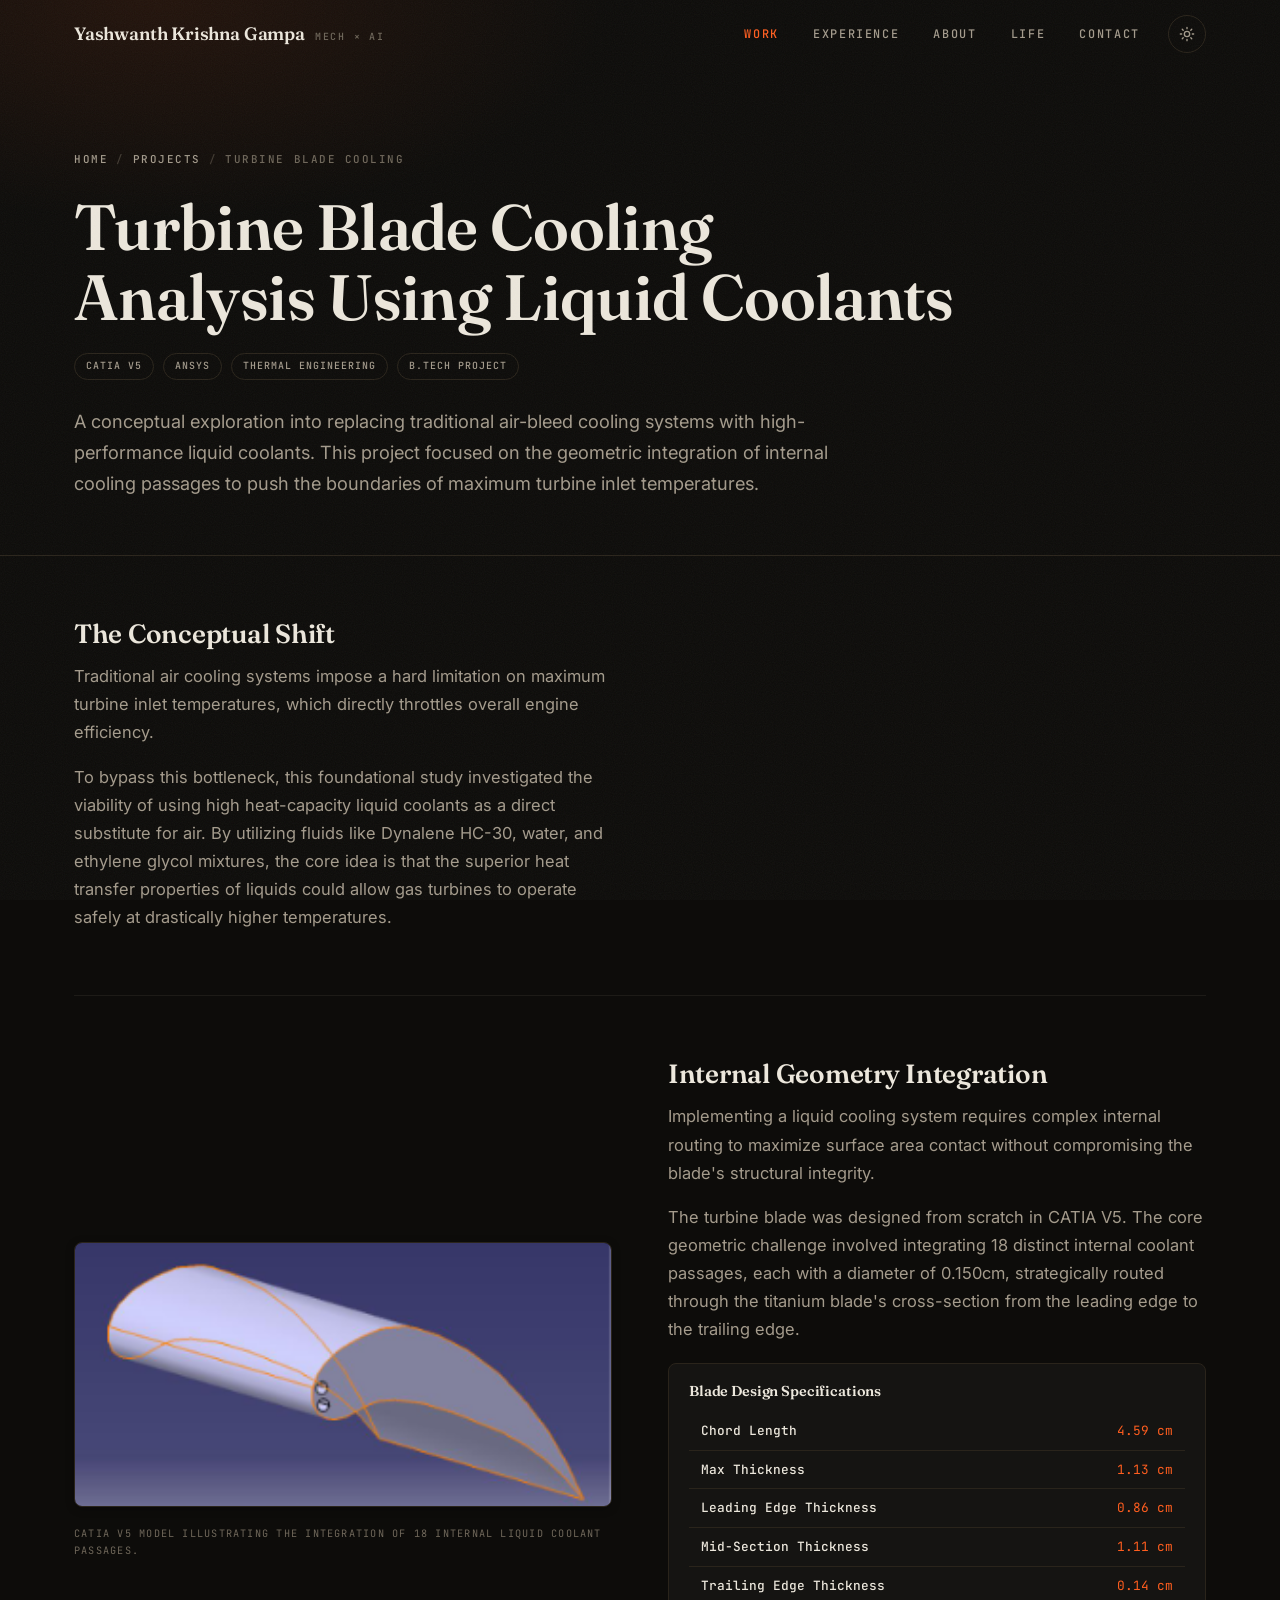
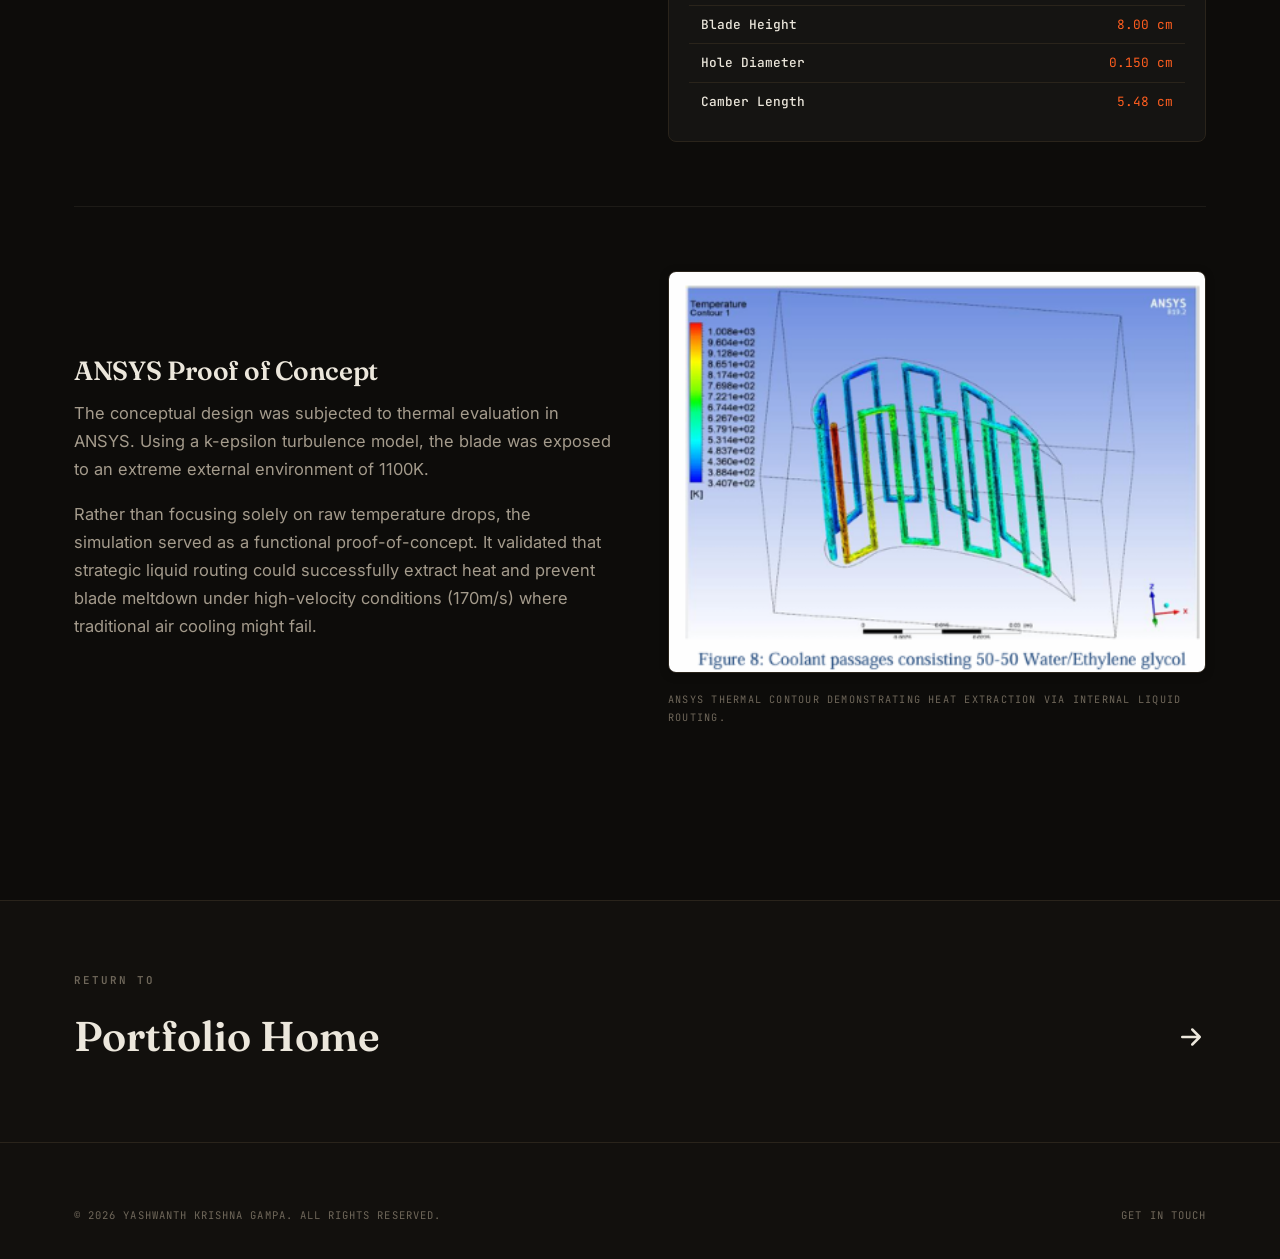
<file: project-btp.html>
<!DOCTYPE html>
<html lang="en">

<head>
  <meta charset="utf-8" />
  <meta name="viewport" content="width=device-width, initial-scale=1" />
  <title>Liquid-Cooled Turbine Blade Analysis — Yashwanth Krishna Gampa</title>
  <meta name="description"
    content="A conceptual B.Tech study exploring the integration of liquid coolants in gas turbine blades to bypass the thermal limitations of traditional air cooling." />
  <link rel="icon" href="assets/img/logo.png" />
  <script>
    try { document.documentElement.dataset.theme = localStorage.getItem("theme") || "dark"; } catch (e) { }
  </script>
  <link rel="preconnect" href="https://fonts.googleapis.com" />
  <link rel="preconnect" href="https://fonts.gstatic.com" crossorigin />
  <link
    href="https://fonts.googleapis.com/css2?family=Fraunces:ital,opsz,wght@0,9..144,400..700;1,9..144,400..700&family=Inter:wght@400;500;600&family=JetBrains+Mono:wght@500;600;700&display=swap"
    rel="stylesheet" />
  <link rel="stylesheet" href="assets/css/style.css" />
</head>

<body>

  <header class="site-header">
    <div class="container nav">
      <a href="index.html" class="brand">Yashwanth Krishna Gampa <small>Mech × AI</small></a>
      <button class="nav-toggle" aria-label="Toggle menu" aria-expanded="false"><span></span></button>
      <ul class="nav-links">
        <li><a href="work.html" class="active">Work</a></li>
        <li><a href="index.html#experience">Experience</a></li>
        <li><a href="index.html#about">About</a></li>
        <li><a href="life.html">Life</a></li>
        <li><a href="index.html#contact">Contact</a></li>
        <li>
          <button class="theme-toggle" aria-label="Toggle light/dark theme">
            <svg class="icon icon-sun" viewBox="0 0 24 24"><circle cx="12" cy="12" r="4"/><path d="M12 2v2M12 20v2M4.9 4.9l1.4 1.4M17.7 17.7l1.4 1.4M2 12h2M20 12h2M4.9 19.1l1.4-1.4M17.7 6.3l1.4-1.4"/></svg>
            <svg class="icon icon-moon" viewBox="0 0 24 24"><path d="M21 12.8A9 9 0 1 1 11.2 3a7 7 0 0 0 9.8 9.8z"/></svg>
          </button>
        </li>
      </ul>
    </div>
  </header>

  <main>
    <section class="study-hero">
      <div class="container">
        <div class="breadcrumb">
          <a href="index.html">Home</a><span class="sep">/</span><a href="work.html">Projects</a><span class="sep">/</span>Turbine Blade Cooling
        </div>
        <h1>Turbine Blade Cooling Analysis Using Liquid Coolants</h1>
        <div class="meta">
          <span class="tag">CATIA V5</span><span class="tag">ANSYS</span><span class="tag">Thermal Engineering</span>
          <span class="tag">B.Tech Project</span>
        </div>
        <p class="study-lead">
          A conceptual exploration into replacing traditional air-bleed cooling systems with high-performance liquid coolants. 
          This project focused on the geometric integration of internal cooling passages to push the boundaries of maximum turbine inlet temperatures.
        </p>
      </div>
    </section>

    <section class="section" style="padding-top:0;">
      <div class="container">

        <!-- 1. THE CORE CONCEPT -->
        <div class="feature-row">
          <div class="feature-text">
            <h3>The Conceptual Shift</h3>
            <p>
              Traditional air cooling systems impose a hard limitation on maximum turbine inlet temperatures, which directly throttles overall engine efficiency. 
            </p>
            <p>
              To bypass this bottleneck, this foundational study investigated the viability of using high heat-capacity liquid coolants as a direct substitute for air. By utilizing fluids like Dynalene HC-30, water, and ethylene glycol mixtures, the core idea is that the superior heat transfer properties of liquids could allow gas turbines to operate safely at drastically higher temperatures.
            </p>
          </div>
        </div>

        <!-- 2. CAD INTEGRATION -->
        <div class="feature-row reverse">
          <div class="feature-text">
            <h3>Internal Geometry Integration</h3>
            <p>
              Implementing a liquid cooling system requires complex internal routing to maximize surface area contact without compromising the blade's structural integrity. 
            </p>
            <p>
              The turbine blade was designed from scratch in CATIA V5. The core geometric challenge involved integrating 18 distinct internal coolant passages, each with a diameter of 0.150cm, strategically routed through the titanium blade's cross-section from the leading edge to the trailing edge.
            </p>
            <style>
              .spec-box { background: rgba(255,255,255,0.03); border: 1px solid var(--border); border-radius: 8px; padding: 20px; margin-top: 20px; overflow-x: auto; }
              .spec-table { width: 100%; border-collapse: collapse; font-family: 'JetBrains Mono', monospace; font-size: 0.8rem; }
              .spec-table th, .spec-table td { border-bottom: 1px solid var(--border); padding: 8px 12px; }
              .spec-table th { color: var(--text-muted); font-weight: 500; text-align: left; }
              .spec-table td { text-align: right; color: var(--accent); }
              .spec-table tr:last-child th, .spec-table tr:last-child td { border-bottom: none; }
              .spec-title { font-size: 0.9rem; font-weight: 600; margin-top: 0; margin-bottom: 12px; color: var(--text); }
            </style>
            
            <div class="spec-box">
              <h4 class="spec-title">Blade Design Specifications</h4>
              <table class="spec-table">
                <tr><th>Chord Length</th><td>4.59 cm</td></tr>
                <tr><th>Max Thickness</th><td>1.13 cm</td></tr>
                <tr><th>Leading Edge Thickness</th><td>0.86 cm</td></tr>
                <tr><th>Mid-Section Thickness</th><td>1.11 cm</td></tr>
                <tr><th>Trailing Edge Thickness</th><td>0.14 cm</td></tr>
                <tr><th>Blade Height</th><td>8.00 cm</td></tr>
                <tr><th>Hole Diameter</th><td>0.150 cm</td></tr>
                <tr><th>Camber Length</th><td>5.48 cm</td></tr>
              </table>
            </div>




            
          </div>
          <div class="feature-media">
            <img src="assets/img/turbine/blade_cad.png" alt="CATIA V5 Turbine Blade Model" loading="lazy" style="border-radius: 8px; border: 1px solid var(--border);" />
            <p class="media-caption">CATIA V5 model illustrating the integration of 18 internal liquid coolant passages.</p>
          </div>
        </div>

        <!-- 3. ANSYS PROOF OF CONCEPT -->
        <div class="feature-row">
          <div class="feature-text">
            <h3>ANSYS Proof of Concept</h3>
            <p>
              The conceptual design was subjected to thermal evaluation in ANSYS. Using a k-epsilon turbulence model, the blade was exposed to an extreme external environment of 1100K. 
            </p>
            <p>
              Rather than focusing solely on raw temperature drops, the simulation served as a functional proof-of-concept. It validated that strategic liquid routing could successfully extract heat and prevent blade meltdown under high-velocity conditions (170m/s) where traditional air cooling might fail.
            </p>
          </div>
          <div class="feature-media">
            <img src="assets/img/turbine/ansys_contour.png" alt="ANSYS Thermal Contour" loading="lazy" style="border-radius: 8px; border: 1px solid var(--border);" />
            <p class="media-caption">ANSYS thermal contour demonstrating heat extraction via internal liquid routing.</p>
          </div>
        </div>

      </div> 
    </section>

    <a class="next-proj" href="index.html">
      <div class="container">
        <span class="np-label">Return to</span>
        <span class="np-title">Portfolio Home
          <svg class="icon" viewBox="0 0 24 24"><path d="M5 12h14M13 6l6 6-6 6"/></svg></span>
      </div>
    </a>
  </main>

  <footer class="site-footer">
    <div class="container">
      <div class="footer-bottom" style="border:0;padding-top:0;">
        <span>© <span data-year></span> Yashwanth Krishna Gampa. All rights reserved.</span>
        <span><a href="index.html#contact">Get in touch</a></span>
      </div>
    </div>
  </footer>

  <script src="assets/js/main.js"></script>
</body>

</html>
</file>
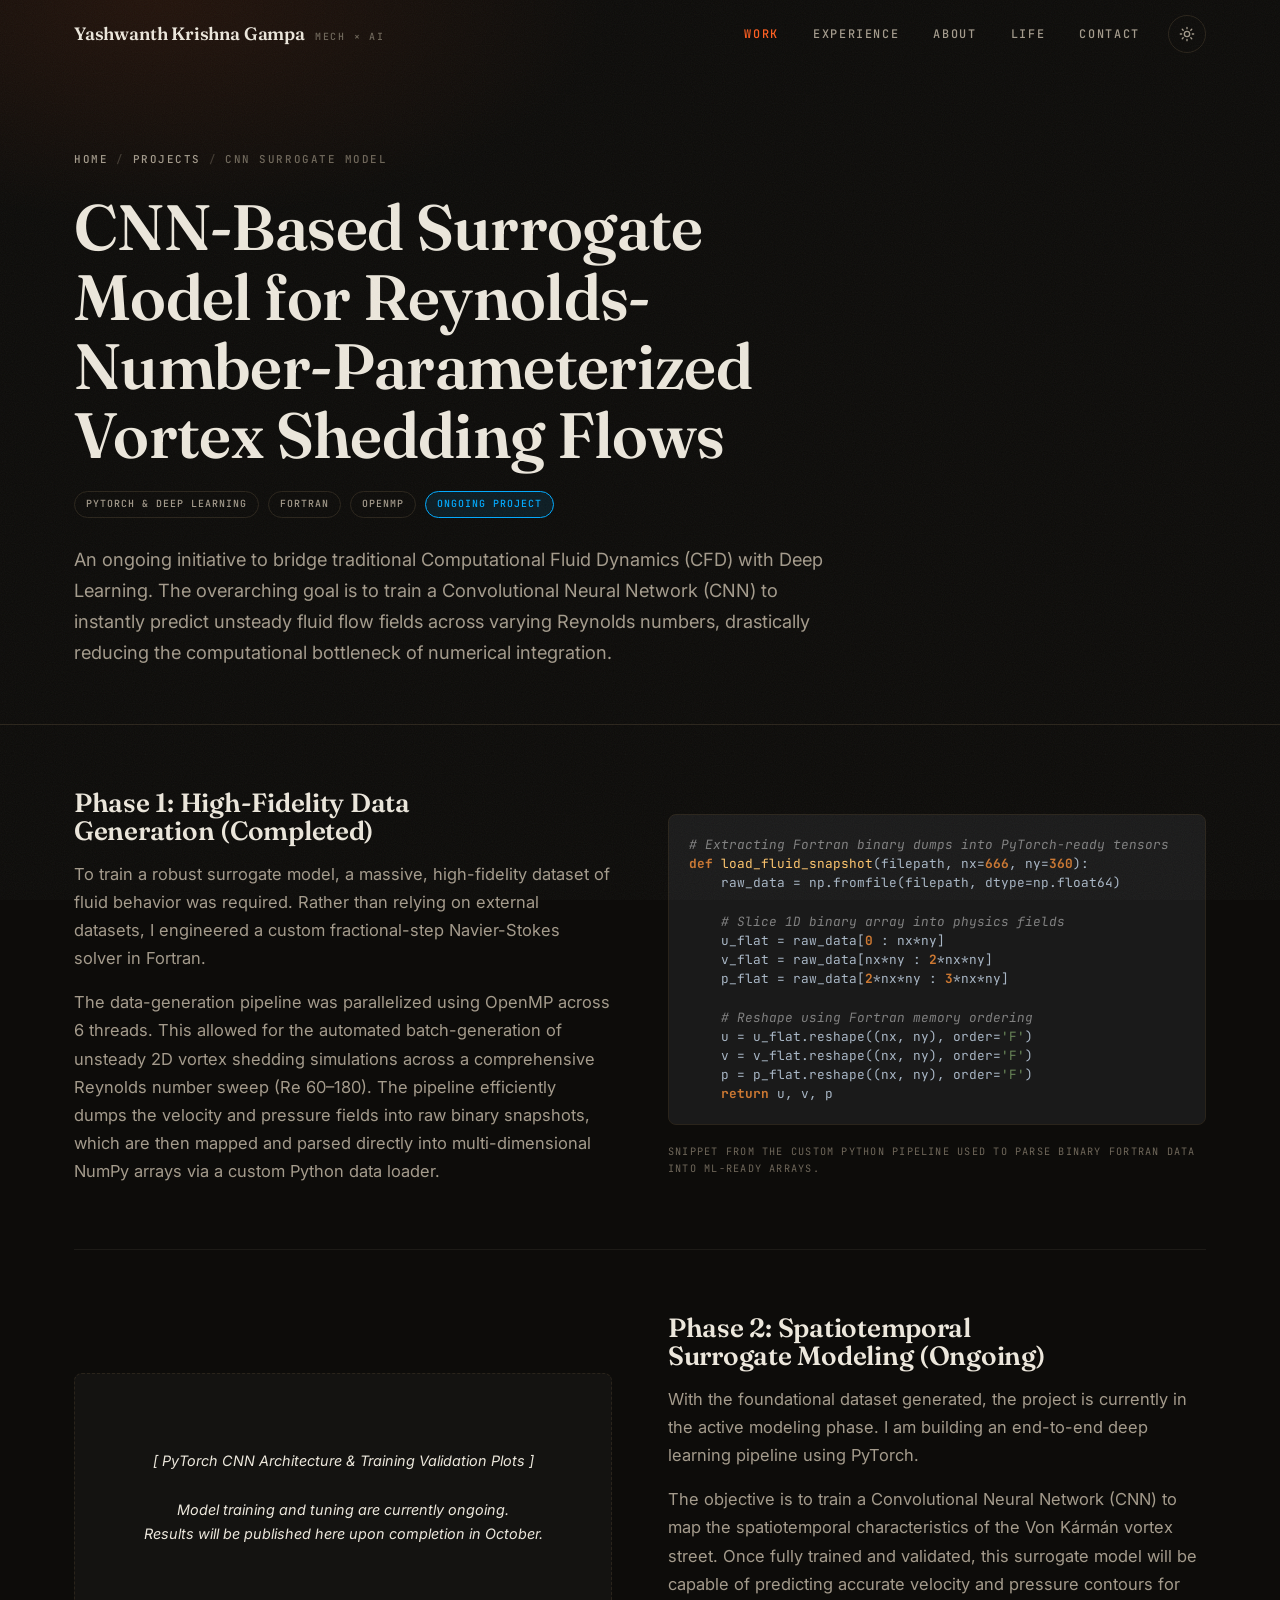
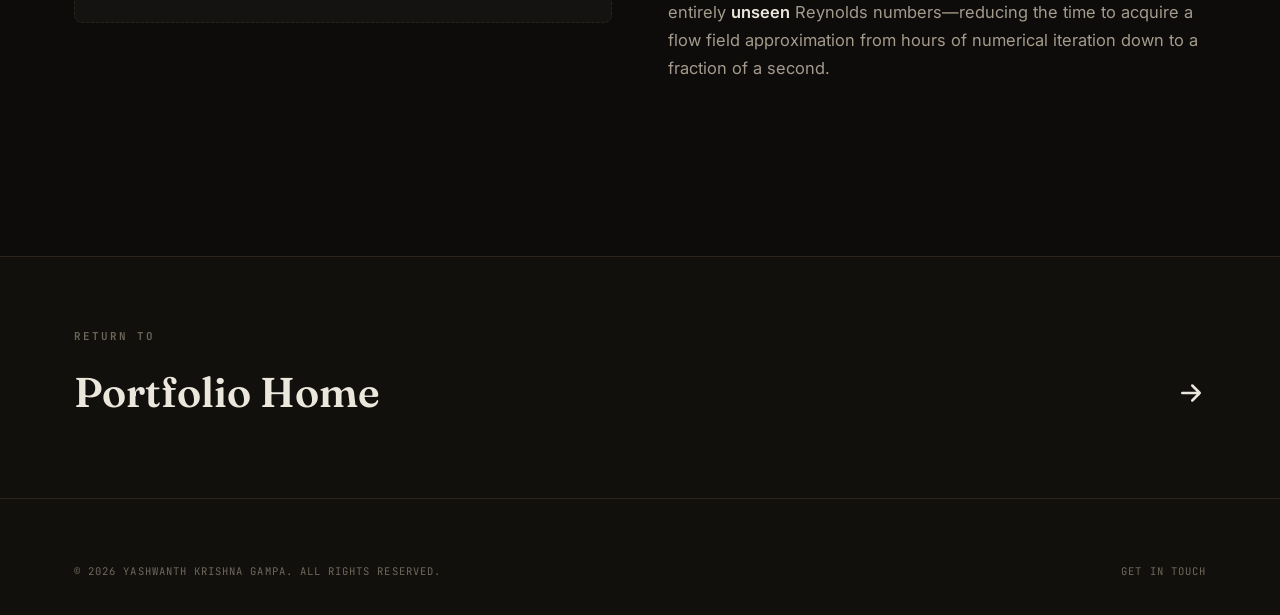
<file: project-dnn.html>
<!DOCTYPE html>
<html lang="en">

<head>
  <meta charset="utf-8" />
  <meta name="viewport" content="width=device-width, initial-scale=1" />
  <title>CNN-Based Surrogate Model for Reynolds-Number-Parameterized Vortex Shedding Flows — Yashwanth Krishna Gampa</title>
  <meta name="description"
    content="Developing a deep learning surrogate model in PyTorch to predict unsteady flow fields across unseen Reynolds numbers, trained on custom Fortran CFD data." />
  <link rel="icon" href="assets/img/logo.png" />
  <script>
    try { document.documentElement.dataset.theme = localStorage.getItem("theme") || "dark"; } catch (e) { }
  </script>
  <link rel="preconnect" href="https://fonts.googleapis.com" />
  <link rel="preconnect" href="https://fonts.gstatic.com" crossorigin />
  <link
    href="https://fonts.googleapis.com/css2?family=Fraunces:ital,opsz,wght@0,9..144,400..700;1,9..144,400..700&family=Inter:wght@400;500;600&family=JetBrains+Mono:wght@500;600;700&display=swap"
    rel="stylesheet" />
  <link rel="stylesheet" href="assets/css/style.css" />
</head>

<body>

  <header class="site-header">
    <div class="container nav">
      <a href="index.html" class="brand">Yashwanth Krishna Gampa <small>Mech × AI</small></a>
      <button class="nav-toggle" aria-label="Toggle menu" aria-expanded="false"><span></span></button>
      <ul class="nav-links">
        <li><a href="work.html" class="active">Work</a></li>
        <li><a href="index.html#experience">Experience</a></li>
        <li><a href="index.html#about">About</a></li>
        <li><a href="life.html">Life</a></li>
        <li><a href="index.html#contact">Contact</a></li>
        <li>
          <button class="theme-toggle" aria-label="Toggle light/dark theme">
            <svg class="icon icon-sun" viewBox="0 0 24 24"><circle cx="12" cy="12" r="4"/><path d="M12 2v2M12 20v2M4.9 4.9l1.4 1.4M17.7 17.7l1.4 1.4M2 12h2M20 12h2M4.9 19.1l1.4-1.4M17.7 6.3l1.4-1.4"/></svg>
            <svg class="icon icon-moon" viewBox="0 0 24 24"><path d="M21 12.8A9 9 0 1 1 11.2 3a7 7 0 0 0 9.8 9.8z"/></svg>
          </button>
        </li>
      </ul>
    </div>
  </header>

  <main>
    <section class="study-hero">
      <div class="container">
        <div class="breadcrumb">
          <a href="index.html">Home</a><span class="sep">/</span><a href="work.html">Projects</a><span class="sep">/</span>CNN Surrogate Model
        </div>
        <h1>CNN-Based Surrogate Model for Reynolds-Number-Parameterized Vortex Shedding Flows</h1>
        <div class="meta">
          <span class="tag">PyTorch & Deep Learning</span><span class="tag">Fortran</span><span class="tag">OpenMP</span>
          <span class="tag" style="background: rgba(0, 170, 255, 0.1); color: #00aaff; border: 1px solid #00aaff;">Ongoing Project</span>
        </div>
        <p class="study-lead">
          An ongoing initiative to bridge traditional Computational Fluid Dynamics (CFD) with Deep Learning. The overarching goal is to train a Convolutional Neural Network (CNN) to instantly predict unsteady fluid flow fields across varying Reynolds numbers, drastically reducing the computational bottleneck of numerical integration.
        </p>
      </div>
    </section>

    <section class="section" style="padding-top:0;">
      <div class="container">

        <!-- 1. WHAT IS DONE SO FAR -->
        <div class="feature-row">
          <div class="feature-text">
            <h3>Phase 1: High-Fidelity Data Generation (Completed)</h3>
            <p>
              To train a robust surrogate model, a massive, high-fidelity dataset of fluid behavior was required. Rather than relying on external datasets, I engineered a custom fractional-step Navier-Stokes solver in Fortran.
            </p>
            <p>
              The data-generation pipeline was parallelized using OpenMP across 6 threads. This allowed for the automated batch-generation of unsteady 2D vortex shedding simulations across a comprehensive Reynolds number sweep (Re 60–180). The pipeline efficiently dumps the velocity and pressure fields into raw binary snapshots, which are then mapped and parsed directly into multi-dimensional NumPy arrays via a custom Python data loader.
            </p>
          </div>
          <div class="feature-media">
            <style>
              .code-box { background: #1a1a1a; border: 1px solid var(--border); border-radius: 8px; padding: 20px; overflow-x: auto; font-family: 'JetBrains Mono', monospace; font-size: 0.8rem; color: #a9b7c6; line-height: 1.5; }
              .code-comment { color: #808080; font-style: italic; }
              .code-keyword { color: #cc7832; font-weight: bold; }
              .code-string { color: #6a8759; }
              .code-func { color: #ffc66d; }
            </style>
            <div class="code-box">
              <span class="code-comment"># Extracting Fortran binary dumps into PyTorch-ready tensors</span><br>
              <span class="code-keyword">def</span> <span class="code-func">load_fluid_snapshot</span>(filepath, nx=<span class="code-keyword">666</span>, ny=<span class="code-keyword">360</span>):<br>
              &nbsp;&nbsp;&nbsp;&nbsp;raw_data = np.fromfile(filepath, dtype=np.float64)<br><br>
              &nbsp;&nbsp;&nbsp;&nbsp;<span class="code-comment"># Slice 1D binary array into physics fields</span><br>
              &nbsp;&nbsp;&nbsp;&nbsp;u_flat = raw_data[<span class="code-keyword">0</span> : nx*ny]<br>
              &nbsp;&nbsp;&nbsp;&nbsp;v_flat = raw_data[nx*ny : <span class="code-keyword">2</span>*nx*ny]<br>
              &nbsp;&nbsp;&nbsp;&nbsp;p_flat = raw_data[<span class="code-keyword">2</span>*nx*ny : <span class="code-keyword">3</span>*nx*ny]<br><br>
              &nbsp;&nbsp;&nbsp;&nbsp;<span class="code-comment"># Reshape using Fortran memory ordering</span><br>
              &nbsp;&nbsp;&nbsp;&nbsp;u = u_flat.reshape((nx, ny), order=<span class="code-string">'F'</span>)<br>
              &nbsp;&nbsp;&nbsp;&nbsp;v = v_flat.reshape((nx, ny), order=<span class="code-string">'F'</span>)<br>
              &nbsp;&nbsp;&nbsp;&nbsp;p = p_flat.reshape((nx, ny), order=<span class="code-string">'F'</span>)<br>
              &nbsp;&nbsp;&nbsp;&nbsp;<span class="code-keyword">return</span> u, v, p
            </div>
            <p class="media-caption">Snippet from the custom Python pipeline used to parse binary Fortran data into ML-ready arrays.</p>
          </div>
        </div>

        <!-- 2. WHERE WE ARE GOING -->
        <div class="feature-row reverse">
          <div class="feature-text">
            <h3>Phase 2: Spatiotemporal Surrogate Modeling (Ongoing)</h3>
            <p>
              With the foundational dataset generated, the project is currently in the active modeling phase. I am building an end-to-end deep learning pipeline using PyTorch. 
            </p>
            <p>
              The objective is to train a Convolutional Neural Network (CNN) to map the spatiotemporal characteristics of the Von Kármán vortex street. Once fully trained and validated, this surrogate model will be capable of predicting accurate velocity and pressure contours for entirely <strong>unseen</strong> Reynolds numbers—reducing the time to acquire a flow field approximation from hours of numerical iteration down to a fraction of a second.
            </p>
          </div>
          <div class="feature-media">
            <div style="background: rgba(255,255,255,0.03); border: 1px dashed var(--border); border-radius: 8px; height: 250px; display: flex; align-items: center; justify-content: center; text-align: center; padding: 20px;">
              <p style="color: var(--text-muted); font-size: 0.9rem; font-style: italic;">
                [ PyTorch CNN Architecture & Training Validation Plots ]<br><br>
                Model training and tuning are currently ongoing.<br>Results will be published here upon completion in October.
              </p>
            </div>
          </div>
        </div>

      </div> 
    </section>

    <a class="next-proj" href="index.html">
      <div class="container">
        <span class="np-label">Return to</span>
        <span class="np-title">Portfolio Home
          <svg class="icon" viewBox="0 0 24 24"><path d="M5 12h14M13 6l6 6-6 6"/></svg></span>
      </div>
    </a>
  </main>

  <footer class="site-footer">
    <div class="container">
      <div class="footer-bottom" style="border:0;padding-top:0;">
        <span>© <span data-year></span> Yashwanth Krishna Gampa. All rights reserved.</span>
        <span><a href="index.html#contact">Get in touch</a></span>
      </div>
    </div>
  </footer>

  <script src="assets/js/main.js"></script>
</body>

</html>
</file>
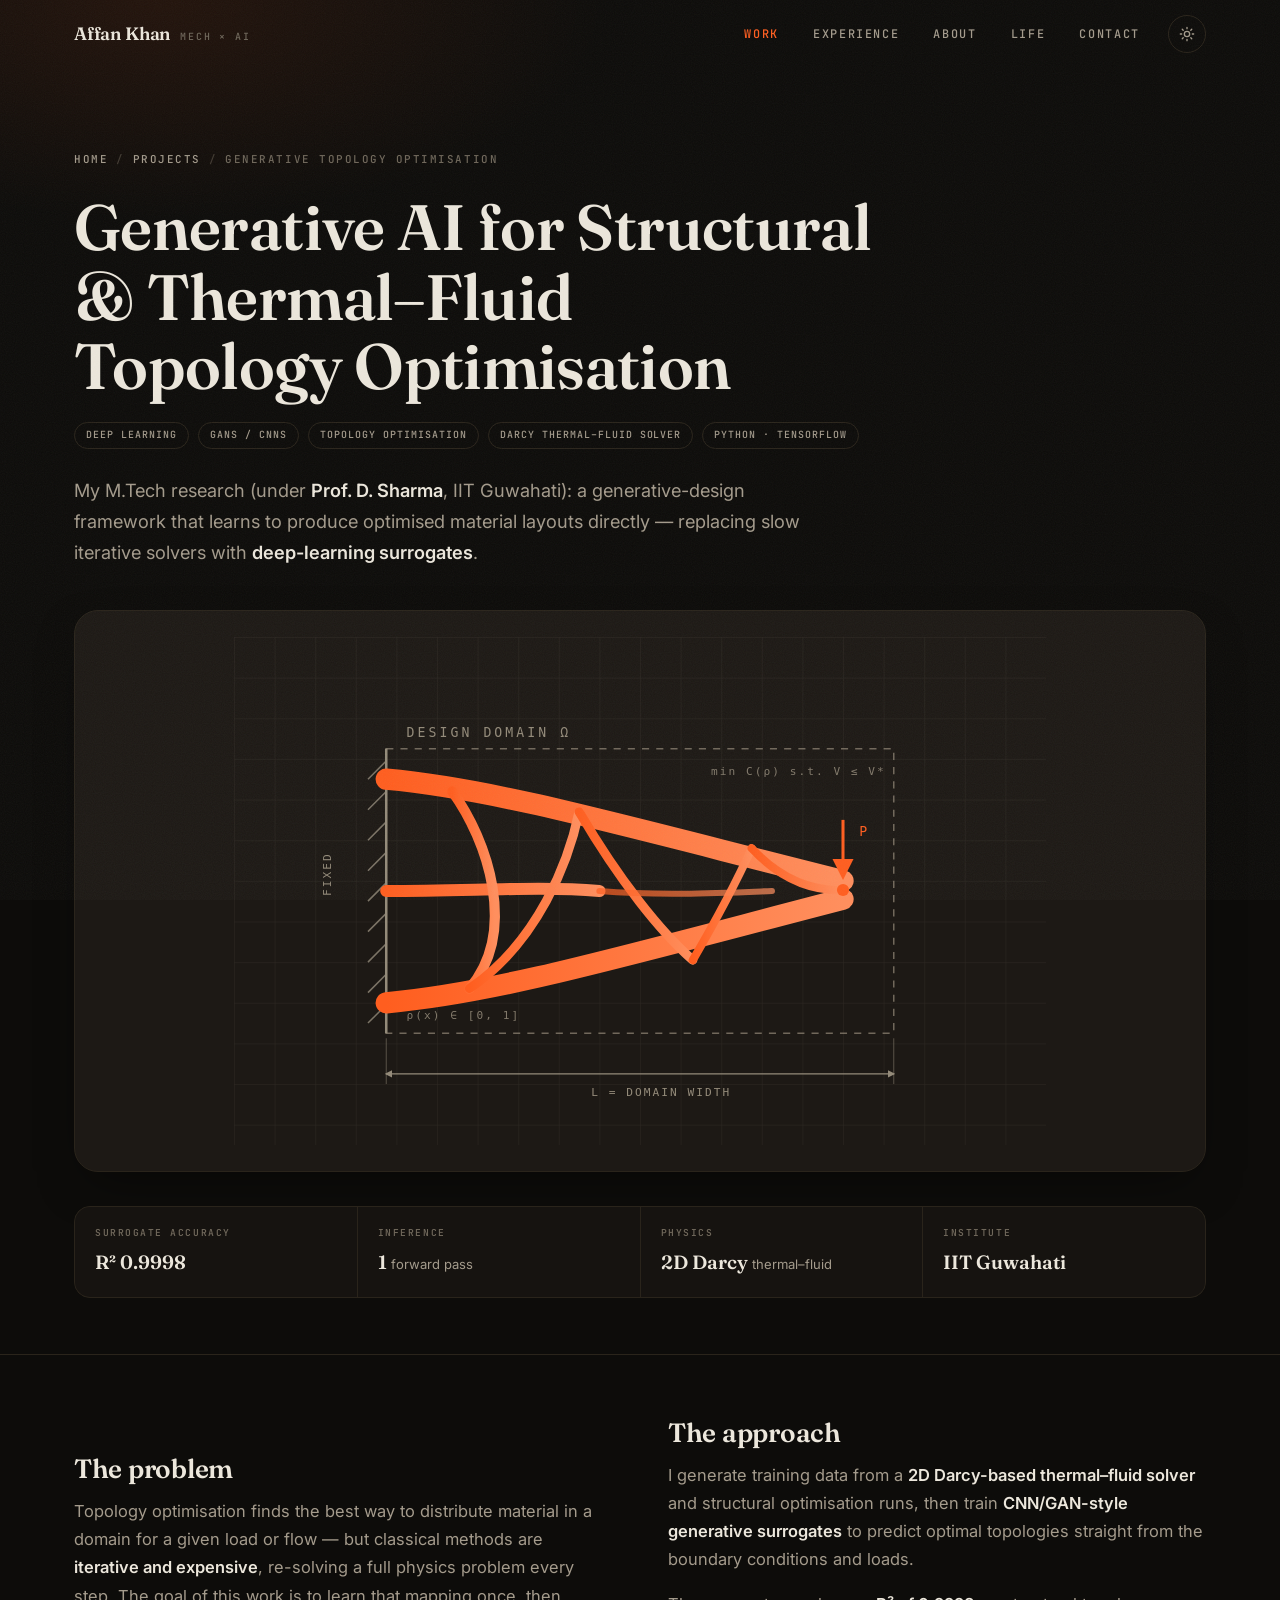
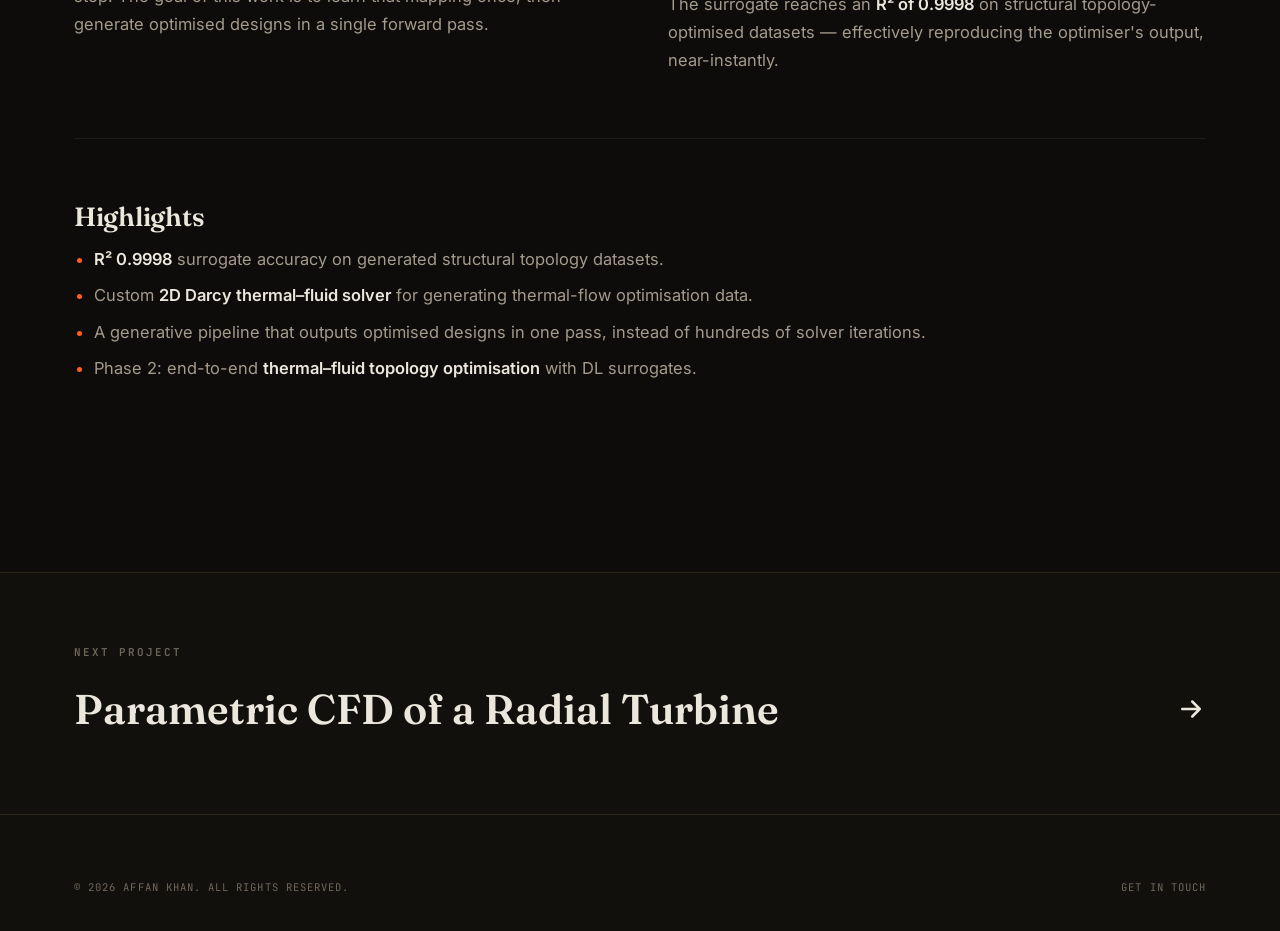
<file: project-topology.html>
<!DOCTYPE html>
<html lang="en">

<head>
  <meta charset="utf-8" />
  <meta name="viewport" content="width=device-width, initial-scale=1" />
  <title>Generative AI for Topology Optimisation — Affan Khan</title>
  <meta name="description"
    content="M.Tech research: a generative-design framework with deep-learning surrogates for structural and thermal-fluid topology optimisation, reaching R² 0.9998 on optimised datasets." />
  <link rel="icon" href="assets/img/logo.png" />
  <script>
    try { document.documentElement.dataset.theme = localStorage.getItem("theme") || "dark"; } catch (e) { }
  </script>
  <link rel="preconnect" href="https://fonts.googleapis.com" />
  <link rel="preconnect" href="https://fonts.gstatic.com" crossorigin />
  <link
    href="https://fonts.googleapis.com/css2?family=Fraunces:ital,opsz,wght@0,9..144,400..700;1,9..144,400..700&family=Inter:wght@400;500;600&family=JetBrains+Mono:wght@500;600;700&display=swap"
    rel="stylesheet" />
  <link rel="stylesheet" href="assets/css/style.css" />
</head>

<body>

  <header class="site-header">
    <div class="container nav">
      <a href="index.html" class="brand">Affan Khan <small>Mech × AI</small></a>
      <button class="nav-toggle" aria-label="Toggle menu" aria-expanded="false"><span></span></button>
      <ul class="nav-links">
        <li><a href="work.html" class="active">Work</a></li>
        <li><a href="index.html#experience">Experience</a></li>
        <li><a href="index.html#about">About</a></li>
        <li><a href="life.html">Life</a></li>
        <li><a href="index.html#contact">Contact</a></li>
        <li>
          <button class="theme-toggle" aria-label="Toggle light/dark theme">
            <svg class="icon icon-sun" viewBox="0 0 24 24"><circle cx="12" cy="12" r="4"/><path d="M12 2v2M12 20v2M4.9 4.9l1.4 1.4M17.7 17.7l1.4 1.4M2 12h2M20 12h2M4.9 19.1l1.4-1.4M17.7 6.3l1.4-1.4"/></svg>
            <svg class="icon icon-moon" viewBox="0 0 24 24"><path d="M21 12.8A9 9 0 1 1 11.2 3a7 7 0 0 0 9.8 9.8z"/></svg>
          </button>
        </li>
      </ul>
    </div>
  </header>

  <main>
    <section class="study-hero">
      <div class="container">
        <div class="breadcrumb">
          <a href="index.html">Home</a><span class="sep">/</span><a href="work.html">Projects</a><span class="sep">/</span>Generative Topology Optimisation
        </div>
        <h1>Generative AI for Structural &amp; Thermal–Fluid Topology Optimisation</h1>
        <div class="meta">
          <span class="tag">Deep Learning</span><span class="tag">GANs / CNNs</span>
          <span class="tag">Topology Optimisation</span><span class="tag">Darcy Thermal–Fluid Solver</span>
          <span class="tag">Python · TensorFlow</span>
        </div>
        <p class="study-lead">
          My M.Tech research (under <strong>Prof. D. Sharma</strong>, IIT Guwahati): a generative-design
          framework that learns to produce optimised material layouts directly — replacing slow
          iterative solvers with <strong>deep-learning surrogates</strong>.
        </p>
        <div class="study-banner"><img class="contain" src="assets/img/art/topology.svg" alt="Topology optimisation problem schematic" /></div>

        <div class="facts">
          <div class="fact"><span class="k">Surrogate accuracy</span><span class="v">R² 0.9998</span></div>
          <div class="fact"><span class="k">Inference</span><span class="v">1 <small>forward pass</small></span></div>
          <div class="fact"><span class="k">Physics</span><span class="v">2D Darcy <small>thermal–fluid</small></span></div>
          <div class="fact"><span class="k">Institute</span><span class="v">IIT Guwahati</span></div>
        </div>
      </div>
    </section>

    <section class="section" style="padding-top:0;">
      <div class="container">

        <div class="feature-row">
          <div class="feature-text">
            <h3>The problem</h3>
            <p>
              Topology optimisation finds the best way to distribute material in a domain for a given
              load or flow — but classical methods are <strong>iterative and expensive</strong>,
              re-solving a full physics problem every step. The goal of this work is to learn that
              mapping once, then generate optimised designs in a single forward pass.
            </p>
          </div>
          <div class="feature-text">
            <h3>The approach</h3>
            <p>
              I generate training data from a <strong>2D Darcy-based thermal–fluid solver</strong> and
              structural optimisation runs, then train <strong>CNN/GAN-style generative surrogates</strong>
              to predict optimal topologies straight from the boundary conditions and loads.
            </p>
            <p>
              The surrogate reaches an <strong>R² of 0.9998</strong> on structural topology-optimised
              datasets — effectively reproducing the optimiser's output, near-instantly.
            </p>
          </div>
        </div>

        <div class="feature-row" style="grid-template-columns:1fr;">
          <div class="feature-text">
            <h3>Highlights</h3>
            <ul>
              <li><strong>R² 0.9998</strong> surrogate accuracy on generated structural topology datasets.</li>
              <li>Custom <strong>2D Darcy thermal–fluid solver</strong> for generating thermal-flow optimisation data.</li>
              <li>A generative pipeline that outputs optimised designs in one pass, instead of hundreds of solver iterations.</li>
              <li>Phase 2: end-to-end <strong>thermal–fluid topology optimisation</strong> with DL surrogates.</li>
            </ul>
          </div>
        </div>

      </div>
    </section>

    <a class="next-proj" href="project-turbine.html">
      <div class="container">
        <span class="np-label">Next project</span>
        <span class="np-title">Parametric CFD of a Radial Turbine
          <svg class="icon" viewBox="0 0 24 24"><path d="M5 12h14M13 6l6 6-6 6"/></svg></span>
      </div>
    </a>
  </main>

  <footer class="site-footer">
    <div class="container">
      <div class="footer-bottom" style="border:0;padding-top:0;">
        <span>© <span data-year></span> Affan Khan. All rights reserved.</span>
        <span><a href="index.html#contact">Get in touch</a></span>
      </div>
    </div>
  </footer>

  <script src="assets/js/main.js"></script>
</body>

</html>
</file>
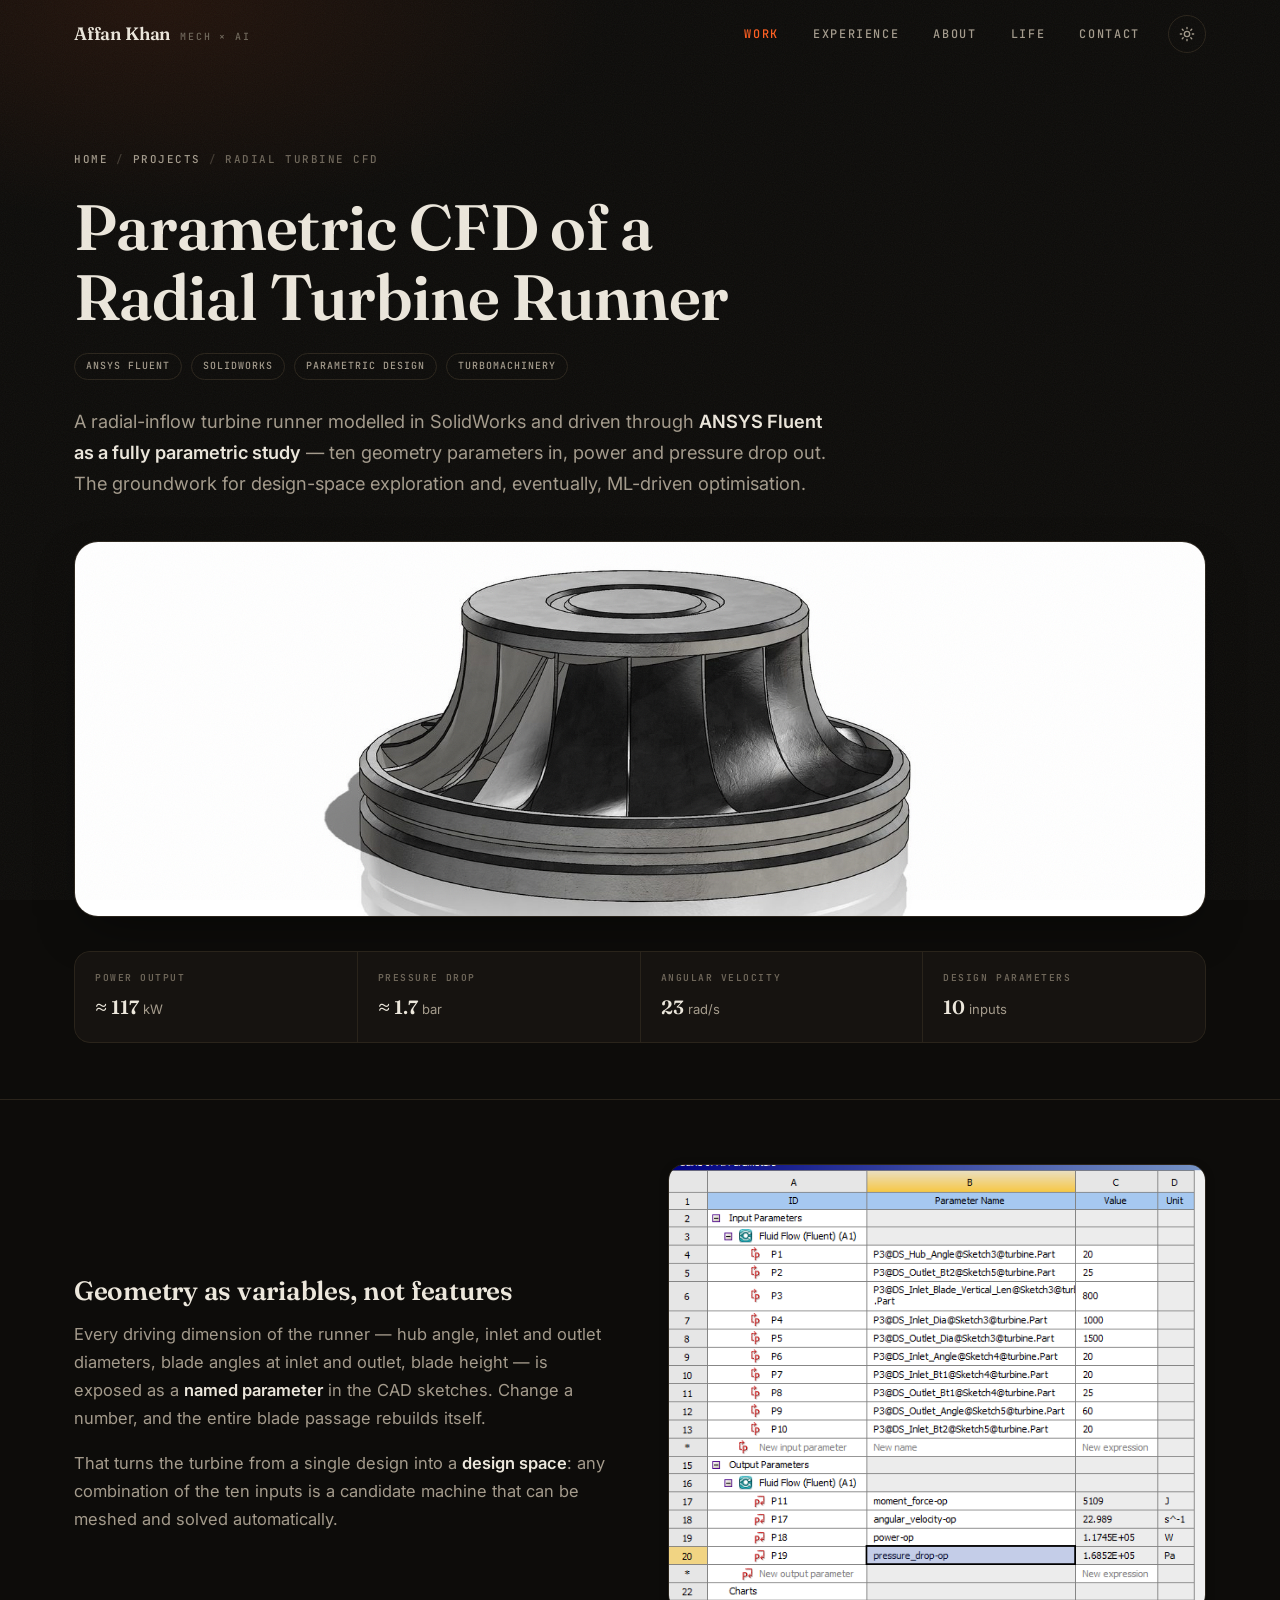
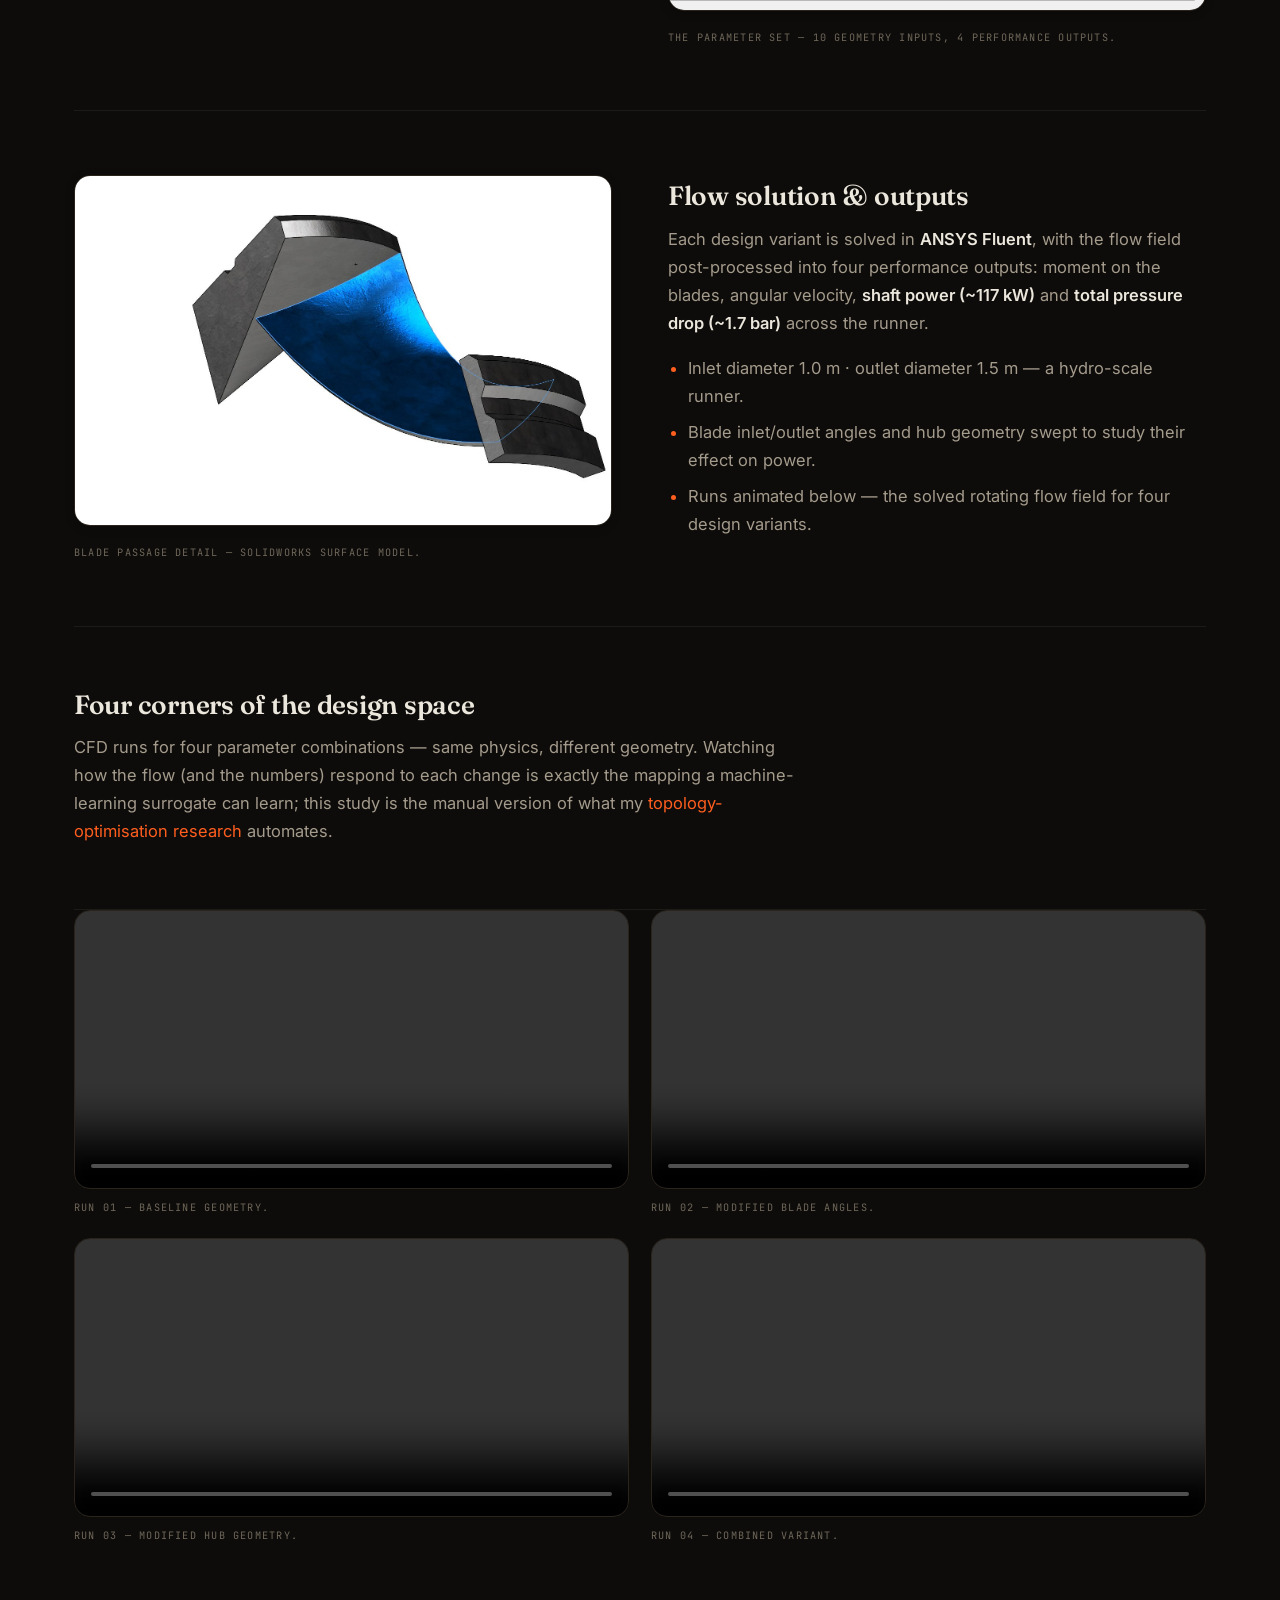
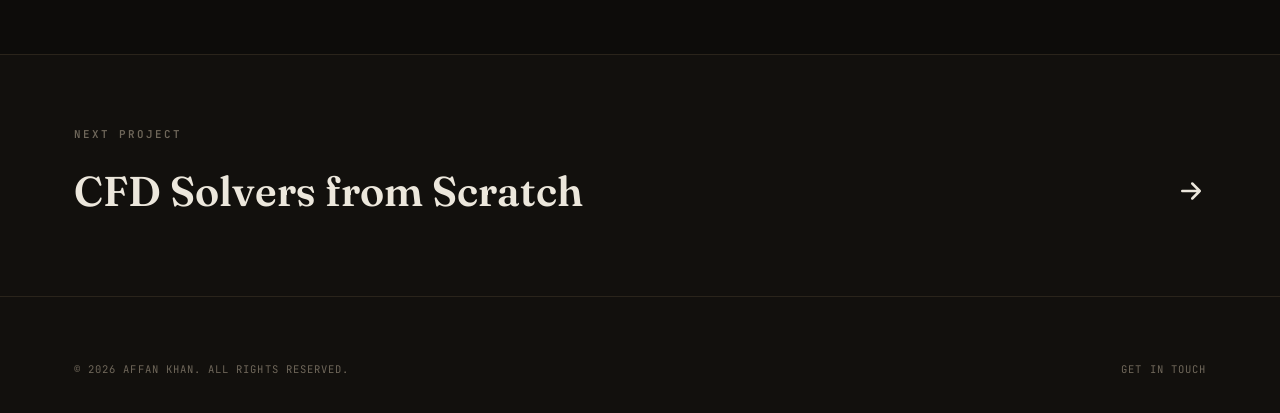
<file: project-turbine.html>
<!DOCTYPE html>
<html lang="en">

<head>
  <meta charset="utf-8" />
  <meta name="viewport" content="width=device-width, initial-scale=1" />
  <title>Parametric CFD of a Radial Turbine — Affan Khan</title>
  <meta name="description"
    content="A fully parametrised radial turbine runner — SolidWorks geometry driven through ANSYS Fluent to map power output and pressure drop across the design space." />
  <link rel="icon" href="assets/img/logo.png" />
  <script>
    try { document.documentElement.dataset.theme = localStorage.getItem("theme") || "dark"; } catch (e) { }
  </script>
  <link rel="preconnect" href="https://fonts.googleapis.com" />
  <link rel="preconnect" href="https://fonts.gstatic.com" crossorigin />
  <link
    href="https://fonts.googleapis.com/css2?family=Fraunces:ital,opsz,wght@0,9..144,400..700;1,9..144,400..700&family=Inter:wght@400;500;600&family=JetBrains+Mono:wght@500;600;700&display=swap"
    rel="stylesheet" />
  <link rel="stylesheet" href="assets/css/style.css" />
</head>

<body>

  <header class="site-header">
    <div class="container nav">
      <a href="index.html" class="brand">Affan Khan <small>Mech × AI</small></a>
      <button class="nav-toggle" aria-label="Toggle menu" aria-expanded="false"><span></span></button>
      <ul class="nav-links">
        <li><a href="work.html" class="active">Work</a></li>
        <li><a href="index.html#experience">Experience</a></li>
        <li><a href="index.html#about">About</a></li>
        <li><a href="life.html">Life</a></li>
        <li><a href="index.html#contact">Contact</a></li>
        <li>
          <button class="theme-toggle" aria-label="Toggle light/dark theme">
            <svg class="icon icon-sun" viewBox="0 0 24 24"><circle cx="12" cy="12" r="4"/><path d="M12 2v2M12 20v2M4.9 4.9l1.4 1.4M17.7 17.7l1.4 1.4M2 12h2M20 12h2M4.9 19.1l1.4-1.4M17.7 6.3l1.4-1.4"/></svg>
            <svg class="icon icon-moon" viewBox="0 0 24 24"><path d="M21 12.8A9 9 0 1 1 11.2 3a7 7 0 0 0 9.8 9.8z"/></svg>
          </button>
        </li>
      </ul>
    </div>
  </header>

  <main>
    <section class="study-hero">
      <div class="container">
        <div class="breadcrumb">
          <a href="index.html">Home</a><span class="sep">/</span><a href="work.html">Projects</a><span class="sep">/</span>Radial Turbine CFD
        </div>
        <h1>Parametric CFD of a Radial Turbine Runner</h1>
        <div class="meta">
          <span class="tag">ANSYS Fluent</span><span class="tag">SolidWorks</span>
          <span class="tag">Parametric Design</span><span class="tag">Turbomachinery</span>
        </div>
        <p class="study-lead">
          A radial-inflow turbine runner modelled in SolidWorks and driven through
          <strong>ANSYS Fluent as a fully parametric study</strong> — ten geometry parameters in,
          power and pressure drop out. The groundwork for design-space exploration and, eventually,
          ML-driven optimisation.
        </p>
        <div class="study-banner"><img src="assets/img/projects/turbine/blade.jpg" alt="Radial turbine runner CAD render" /></div>

        <div class="facts">
          <div class="fact"><span class="k">Power output</span><span class="v">≈ 117 <small>kW</small></span></div>
          <div class="fact"><span class="k">Pressure drop</span><span class="v">≈ 1.7 <small>bar</small></span></div>
          <div class="fact"><span class="k">Angular velocity</span><span class="v">23 <small>rad/s</small></span></div>
          <div class="fact"><span class="k">Design parameters</span><span class="v">10 <small>inputs</small></span></div>
        </div>
      </div>
    </section>

    <section class="section" style="padding-top:0;">
      <div class="container">

        <div class="feature-row">
          <div class="feature-text">
            <h3>Geometry as variables, not features</h3>
            <p>
              Every driving dimension of the runner — hub angle, inlet and outlet diameters, blade
              angles at inlet and outlet, blade height — is exposed as a <strong>named parameter</strong>
              in the CAD sketches. Change a number, and the entire blade passage rebuilds itself.
            </p>
            <p>
              That turns the turbine from a single design into a <strong>design space</strong>: any
              combination of the ten inputs is a candidate machine that can be meshed and solved
              automatically.
            </p>
          </div>
          <div class="feature-media">
            <img src="assets/img/projects/turbine/params.png" alt="ANSYS parameter set — geometry inputs and performance outputs" />
            <p class="media-caption">The parameter set — 10 geometry inputs, 4 performance outputs.</p>
          </div>
        </div>

        <div class="feature-row reverse">
          <div class="feature-text">
            <h3>Flow solution &amp; outputs</h3>
            <p>
              Each design variant is solved in <strong>ANSYS Fluent</strong>, with the flow field
              post-processed into four performance outputs: moment on the blades, angular velocity,
              <strong>shaft power (~117 kW)</strong> and <strong>total pressure drop (~1.7 bar)</strong>
              across the runner.
            </p>
            <ul>
              <li>Inlet diameter 1.0 m · outlet diameter 1.5 m — a hydro-scale runner.</li>
              <li>Blade inlet/outlet angles and hub geometry swept to study their effect on power.</li>
              <li>Runs animated below — the solved rotating flow field for four design variants.</li>
            </ul>
          </div>
          <div class="feature-media">
            <img src="assets/img/projects/turbine/blade2.jpg" alt="Turbine runner blade passage detail" />
            <p class="media-caption">Blade passage detail — SolidWorks surface model.</p>
          </div>
        </div>

        <div class="feature-row" style="grid-template-columns:1fr;">
          <div class="feature-text" style="max-width:720px;">
            <h3>Four corners of the design space</h3>
            <p>
              CFD runs for four parameter combinations — same physics, different geometry. Watching how
              the flow (and the numbers) respond to each change is exactly the mapping a machine-learning
              surrogate can learn; this study is the manual version of what my
              <a href="project-topology.html" style="color:var(--accent);">topology-optimisation research</a>
              automates.
            </p>
          </div>
        </div>

        <div class="vid-grid reveal">
          <div>
            <video autoplay loop muted playsinline controls><source src="assets/video/turbine-run-1.mp4" type="video/mp4" /></video>
            <p class="media-caption">Run 01 — baseline geometry.</p>
          </div>
          <div>
            <video autoplay loop muted playsinline controls><source src="assets/video/turbine-run-2.mp4" type="video/mp4" /></video>
            <p class="media-caption">Run 02 — modified blade angles.</p>
          </div>
          <div>
            <video autoplay loop muted playsinline controls><source src="assets/video/turbine-run-3.mp4" type="video/mp4" /></video>
            <p class="media-caption">Run 03 — modified hub geometry.</p>
          </div>
          <div>
            <video autoplay loop muted playsinline controls><source src="assets/video/turbine-run-4.mp4" type="video/mp4" /></video>
            <p class="media-caption">Run 04 — combined variant.</p>
          </div>
        </div>

      </div>
    </section>

    <a class="next-proj" href="project-cfd.html">
      <div class="container">
        <span class="np-label">Next project</span>
        <span class="np-title">CFD Solvers from Scratch
          <svg class="icon" viewBox="0 0 24 24"><path d="M5 12h14M13 6l6 6-6 6"/></svg></span>
      </div>
    </a>
  </main>

  <footer class="site-footer">
    <div class="container">
      <div class="footer-bottom" style="border:0;padding-top:0;">
        <span>© <span data-year></span> Affan Khan. All rights reserved.</span>
        <span><a href="index.html#contact">Get in touch</a></span>
      </div>
    </div>
  </footer>

  <script src="assets/js/main.js"></script>
</body>

</html>
</file>
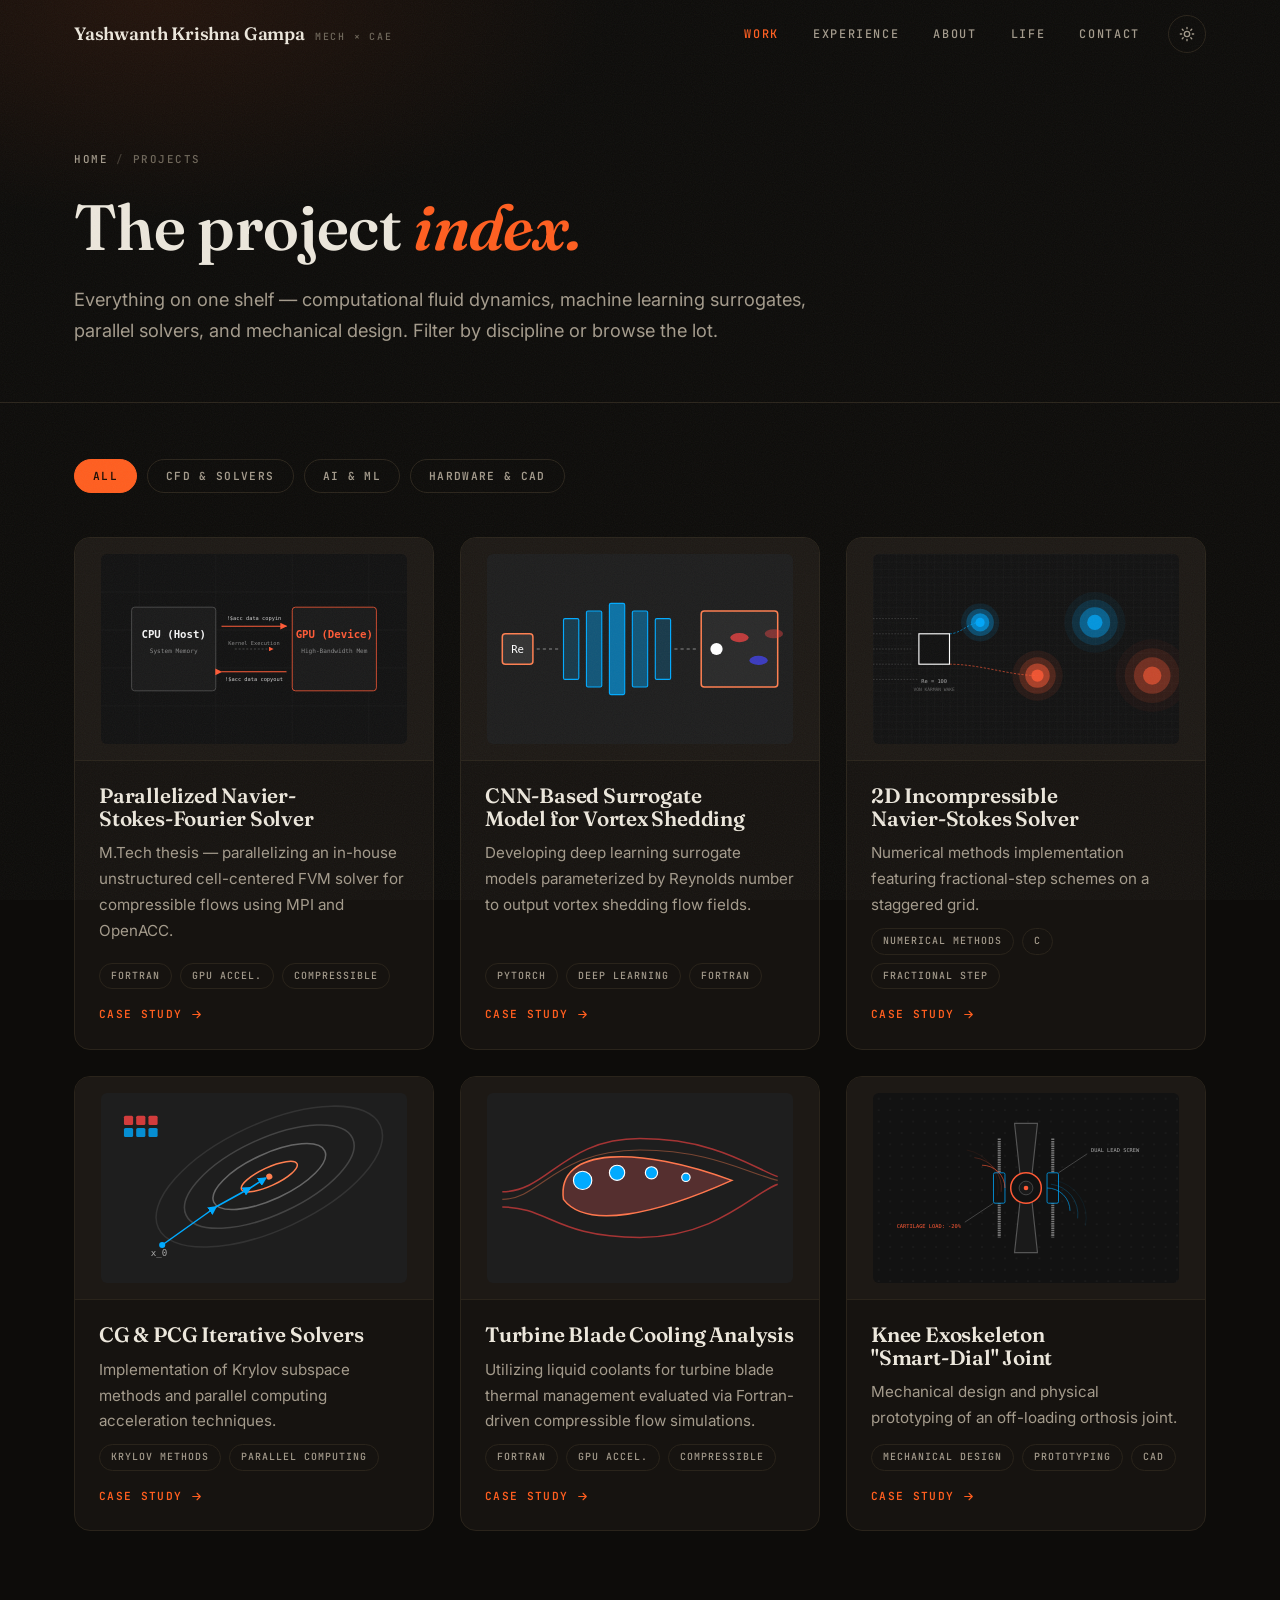
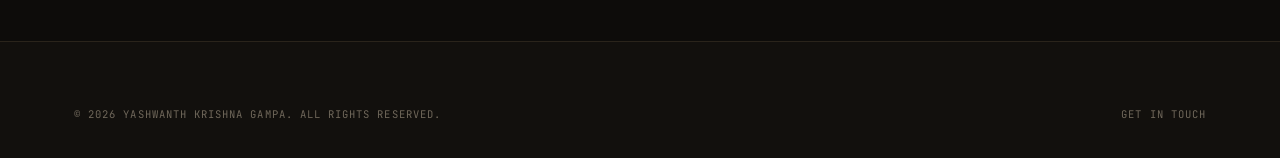
<file: work.html>
<!DOCTYPE html>
<html lang="en">

<head>
  <meta charset="utf-8" />
  <meta name="viewport" content="width=device-width, initial-scale=1" />
  <title>Projects — Yashwanth Krishna Gampa</title>
  <meta name="description"
    content="The full project index — CFD, numerical methods, parallel computing, and mechanical design by Yashwanth Krishna Gampa." />
  <link rel="icon" href="assets/img/logo.png" />
  <script>
    try { document.documentElement.dataset.theme = localStorage.getItem("theme") || "dark"; } catch (e) { }
  </script>
  <link rel="preconnect" href="https://fonts.googleapis.com" />
  <link rel="preconnect" href="https://fonts.gstatic.com" crossorigin />
  <link
    href="https://fonts.googleapis.com/css2?family=Fraunces:ital,opsz,wght@0,9..144,400..700;1,9..144,400..700&family=Inter:wght@400;500;600&family=JetBrains+Mono:wght@500;600;700&display=swap"
    rel="stylesheet" />
  <link rel="stylesheet" href="assets/css/style.css" />
</head>

<body>

  <header class="site-header">
    <div class="container nav">
      <a href="index.html" class="brand">Yashwanth Krishna Gampa <small>Mech × CAE</small></a>
      <button class="nav-toggle" aria-label="Toggle menu" aria-expanded="false"><span></span></button>
      <ul class="nav-links">
        <li><a href="work.html" class="active">Work</a></li>
        <li><a href="index.html#experience">Experience</a></li>
        <li><a href="index.html#about">About</a></li>
        <li><a href="life.html">Life</a></li>
        <li><a href="index.html#contact">Contact</a></li>
        <li>
          <button class="theme-toggle" aria-label="Toggle light/dark theme">
            <svg class="icon icon-sun" viewBox="0 0 24 24"><circle cx="12" cy="12" r="4"/><path d="M12 2v2M12 20v2M4.9 4.9l1.4 1.4M17.7 17.7l1.4 1.4M2 12h2M20 12h2M4.9 19.1l1.4-1.4M17.7 6.3l1.4-1.4"/></svg>
            <svg class="icon icon-moon" viewBox="0 0 24 24"><path d="M21 12.8A9 9 0 1 1 11.2 3a7 7 0 0 0 9.8 9.8z"/></svg>
          </button>
        </li>
      </ul>
    </div>
  </header>

  <main>
    <section class="study-hero">
      <div class="container">
        <div class="breadcrumb"><a href="index.html">Home</a><span class="sep">/</span>Projects</div>
        <h1>The project <span class="it" style="font-style:italic;color:var(--accent);">index.</span></h1>
        <p class="study-lead">
          Everything on one shelf — computational fluid dynamics, machine learning surrogates, parallel solvers, and mechanical design. Filter by discipline or browse the lot.
        </p>
      </div>
    </section>

    <section class="section" style="padding-top:56px;">
      <div class="container">

        <div class="filters reveal">
          <button class="chip on" data-filter="all">All</button>
          <button class="chip" data-filter="cfd">CFD &amp; Solvers</button>
          <button class="chip" data-filter="ai">AI &amp; ML</button>
          <button class="chip" data-filter="hardware">Hardware &amp; CAD</button>
        </div>

        <div class="grid grid-3">

          <a href="project_mtp.html" class="card reveal" data-cat="cfd">
            <div class="card-media"><img class="contain" src="assets/img/art/gpu_a.svg" alt="Solver schematic" loading="lazy" /></div>
            <div class="card-body">
              <h3>Parallelized Navier-Stokes-Fourier Solver</h3>
              <p>M.Tech thesis — parallelizing an in-house unstructured cell-centered FVM solver for compressible flows using MPI and OpenACC.</p>
              <div class="tags"><span class="tag">Fortran</span><span class="tag">GPU Accel.</span><span class="tag">Compressible</span></div>
              <span class="card-cta">Case study
                <svg class="icon" viewBox="0 0 24 24"><path d="M5 12h14M13 6l6 6-6 6"/></svg></span>
            </div>
          </a>

          <a href="project-dnn.html" class="card reveal" data-cat="ai cfd">
            <div class="card-media"><img class="contain" src="assets/img/art/cnn_a.svg" alt="CNN surrogate model schematic" loading="lazy" /></div>
            <div class="card-body">
              <h3>CNN-Based Surrogate Model for Vortex Shedding</h3>
              <p>Developing deep learning surrogate models parameterized by Reynolds number to output vortex shedding flow fields.</p>
              <div class="tags"><span class="tag">PyTorch</span><span class="tag">Deep Learning</span><span class="tag">Fortran</span></div>
              <span class="card-cta">Case study
                <svg class="icon" viewBox="0 0 24 24"><path d="M5 12h14M13 6l6 6-6 6"/></svg></span>
            </div>
          </a>

          <a href="project-cfd.html" class="card reveal" data-cat="cfd">
            <div class="card-media"><img class="contain" src="assets/img/art/sqaure_cylinder.svg" alt="Von Karman vortex street" loading="lazy" /></div>
            <div class="card-body">
              <h3>2D Incompressible Navier-Stokes Solver</h3>
              <p>Numerical methods implementation featuring fractional-step schemes on a staggered grid.</p>
              <div class="tags"><span class="tag">Numerical Methods</span><span class="tag">C</span><span class="tag">Fractional Step</span></div>
              <span class="card-cta">Case study
                <svg class="icon" viewBox="0 0 24 24"><path d="M5 12h14M13 6l6 6-6 6"/></svg></span>
            </div>
          </a>

          <a href="project-HC-solver.html" class="card reveal" data-cat="cfd">
            <div class="card-media"><img class="contain" src="assets/img/art/kry.svg" alt="Krylov Subspaces" loading="lazy" /></div>
            <div class="card-body">
              <h3>CG &amp; PCG Iterative Solvers</h3>
              <p>Implementation of Krylov subspace methods and parallel computing acceleration techniques.</p>
              <div class="tags"><span class="tag">Krylov Methods</span><span class="tag">Parallel Computing</span></div>
              <span class="card-cta">Case study
                <svg class="icon" viewBox="0 0 24 24"><path d="M5 12h14M13 6l6 6-6 6"/></svg></span>
            </div>
          </a>

          <a href="project-btp.html" class="card reveal" data-cat="cfd">
            <div class="card-media"><img class="contain" src="assets/img/art/tb_a.svg" alt="Turbine" loading="lazy" /></div>
            <div class="card-body">
              <h3>Turbine Blade Cooling Analysis</h3>
              <p>Utilizing liquid coolants for turbine blade thermal management evaluated via Fortran-driven compressible flow simulations.</p>
              <div class="tags"><span class="tag">Fortran</span><span class="tag">GPU Accel.</span><span class="tag">Compressible</span></div>
              <span class="card-cta">Case study
                <svg class="icon" viewBox="0 0 24 24"><path d="M5 12h14M13 6l6 6-6 6"/></svg></span>
            </div>
          </a>

          <a href="project-bionic.html" class="card reveal" data-cat="hardware">
            <div class="card-media"><img class="contain" src="assets/img/art/knee.svg" alt="Dual lead screw" loading="lazy" /></div>
            <div class="card-body">
              <h3>Knee Exoskeleton "Smart-Dial" Joint</h3>
              <p>Mechanical design and physical prototyping of an off-loading orthosis joint.</p>
              <div class="tags"><span class="tag">Mechanical Design</span><span class="tag">Prototyping</span><span class="tag">CAD</span></div>
              <span class="card-cta">Case study
                <svg class="icon" viewBox="0 0 24 24"><path d="M5 12h14M13 6l6 6-6 6"/></svg></span>
            </div>
          </a>

        </div>
      </div>
    </section>
  </main>

  <footer class="site-footer">
    <div class="container">
      <div class="footer-bottom" style="border:0;padding-top:0;">
        <span>© <span data-year></span> Yashwanth Krishna Gampa. All rights reserved.</span>
        <span><a href="index.html#contact">Get in touch</a></span>
      </div>
    </div>
  </footer>

  <script src="assets/js/main.js"></script>
</body>

</html>
</file>
<file: assets/css/style.css>
/* =====================================================================
   AFFAN KHAN — personal site
   v4 "Field" · editorial engineering
   dark-first · warm charcoal + molten orange · Fraunces / Inter / JB Mono
   ===================================================================== */

/* ------------------------------------------------------------------ */
/*  Tokens                                                             */
/* ------------------------------------------------------------------ */
:root {
  /* ink & paper (dark default) */
  --bg: #0d0c0a;
  --bg-2: #12100d;
  --surface: #161310;
  --surface-2: #1d1915;
  --border: #2a241b;
  --line: rgba(214, 202, 178, .08);

  --text: #ece7dc;
  --muted: #a49b8c;
  --faint: #6f675a;

  /* molten accent */
  --accent: #ff5e1f;
  --accent-strong: #ff7f47;
  --accent-soft: rgba(255, 94, 31, .09);
  --accent-ink: #1a0c04;
  --glow: rgba(255, 94, 31, .22);

  /* type */
  --serif: "Fraunces", "Georgia", serif;
  --sans: "Inter", system-ui, -apple-system, sans-serif;
  --mono: "JetBrains Mono", "Consolas", monospace;

  /* shape */
  --r-sm: 10px;
  --r-md: 16px;
  --r-lg: 24px;

  --container: 1180px;
  --pad: 24px;

  --shadow-1: 0 2px 8px rgba(0, 0, 0, .25);
  --shadow-2: 0 18px 50px -18px rgba(0, 0, 0, .55);

  --grain-opacity: .05;
  color-scheme: dark;
}

[data-theme="light"] {
  --bg: #f5f2eb;
  --bg-2: #eeeae1;
  --surface: #fbf9f4;
  --surface-2: #ffffff;
  --border: #ddd5c6;
  --line: rgba(92, 80, 58, .09);

  --text: #1c1712;
  --muted: #6d6355;
  --faint: #9a9180;

  --accent: #c94408;
  --accent-strong: #a83804;
  --accent-soft: rgba(201, 68, 8, .08);
  --accent-ink: #fff6f0;
  --glow: rgba(201, 68, 8, .16);

  --shadow-1: 0 2px 8px rgba(60, 45, 20, .08);
  --shadow-2: 0 18px 50px -18px rgba(60, 45, 20, .22);

  --grain-opacity: .035;
  color-scheme: light;
}

/* ------------------------------------------------------------------ */
/*  Reset & base                                                       */
/* ------------------------------------------------------------------ */
*, *::before, *::after { box-sizing: border-box; }

html {
  scroll-behavior: smooth;
  -webkit-text-size-adjust: 100%;
}

body {
  margin: 0;
  background: var(--bg);
  color: var(--text);
  font-family: var(--sans);
  font-size: 16.5px;
  line-height: 1.7;
  -webkit-font-smoothing: antialiased;
  overflow-x: hidden;
}

/* film grain */
body::after {
  content: "";
  position: fixed;
  inset: 0;
  z-index: 2147483000;
  pointer-events: none;
  opacity: var(--grain-opacity);
  background-image: url("data:image/svg+xml,%3Csvg xmlns='http://www.w3.org/2000/svg' width='240' height='240'%3E%3Cfilter id='n'%3E%3CfeTurbulence type='fractalNoise' baseFrequency='0.9' numOctaves='2' stitchTiles='stitch'/%3E%3C/filter%3E%3Crect width='100%25' height='100%25' filter='url(%23n)'/%3E%3C/svg%3E");
}

img, svg, video { display: block; max-width: 100%; }

a { color: inherit; text-decoration: none; }

h1, h2, h3, h4 {
  font-family: var(--serif);
  font-weight: 600;
  line-height: 1.08;
  margin: 0 0 .5em;
  letter-spacing: -.01em;
  text-wrap: balance;
}

p { margin: 0 0 1em; }
p:last-child { margin-bottom: 0; }

strong { color: var(--text); font-weight: 600; }
em { font-family: var(--serif); font-style: italic; }

::selection { background: var(--accent); color: var(--accent-ink); }

:focus-visible {
  outline: 2px solid var(--accent);
  outline-offset: 3px;
  border-radius: 4px;
}

/* thin warm scrollbar */
::-webkit-scrollbar { width: 10px; height: 10px; }
::-webkit-scrollbar-track { background: var(--bg); }
::-webkit-scrollbar-thumb { background: var(--border); border-radius: 99px; }
::-webkit-scrollbar-thumb:hover { background: var(--faint); }

.container {
  max-width: var(--container);
  margin-inline: auto;
  padding-inline: var(--pad);
}

/* ------------------------------------------------------------------ */
/*  Utility                                                            */
/* ------------------------------------------------------------------ */
.mono {
  font-family: var(--mono);
  font-size: .72rem;
  font-weight: 500;
  letter-spacing: .16em;
  text-transform: uppercase;
}

.eyebrow {
  display: flex;
  align-items: center;
  gap: 14px;
  font-family: var(--mono);
  font-size: .72rem;
  font-weight: 600;
  letter-spacing: .18em;
  text-transform: uppercase;
  color: var(--accent);
  margin-bottom: 22px;
}
.eyebrow::after {
  content: "";
  flex: 0 0 42px;
  height: 1px;
  background: var(--accent);
  opacity: .5;
}

.accent { color: var(--accent); }

.center { text-align: center; }
.mt-lg { margin-top: 56px; }

/* reveal on scroll */
.reveal {
  opacity: 0;
  transform: translateY(26px);
  transition: opacity .8s cubic-bezier(.16, 1, .3, 1), transform .8s cubic-bezier(.16, 1, .3, 1);
  transition-delay: var(--d, 0s);
}
.reveal.in { opacity: 1; transform: none; }

@media (prefers-reduced-motion: reduce) {
  html { scroll-behavior: auto; }
  .reveal { opacity: 1; transform: none; transition: none; }
  .ticker-track { animation: none !important; }
  * { animation-duration: .01ms !important; }
}

/* ------------------------------------------------------------------ */
/*  Buttons                                                            */
/* ------------------------------------------------------------------ */
.btn {
  display: inline-flex;
  align-items: center;
  gap: 10px;
  padding: 13px 24px;
  border-radius: var(--r-sm);
  border: 1px solid transparent;
  font-family: var(--mono);
  font-size: .78rem;
  font-weight: 600;
  letter-spacing: .1em;
  text-transform: uppercase;
  cursor: pointer;
  transition: transform .25s ease, box-shadow .25s ease, background .25s ease, border-color .25s ease, color .25s ease;
}
.btn .icon { width: 15px; height: 15px; }

.btn-primary {
  background: var(--accent);
  color: var(--accent-ink);
}
.btn-primary:hover {
  background: var(--accent-strong);
  transform: translateY(-2px);
  box-shadow: 0 10px 30px -8px var(--glow);
}

.btn-ghost {
  border-color: var(--border);
  color: var(--text);
  background: transparent;
}
.btn-ghost:hover {
  border-color: var(--accent);
  color: var(--accent);
  transform: translateY(-2px);
}

/* inline text link with arrow */
.tlink {
  display: inline-flex;
  align-items: center;
  gap: 8px;
  font-family: var(--mono);
  font-size: .76rem;
  font-weight: 600;
  letter-spacing: .12em;
  text-transform: uppercase;
  color: var(--accent);
  border-bottom: 1px solid transparent;
  transition: gap .25s ease, border-color .25s ease;
}
.tlink:hover { gap: 13px; border-color: var(--accent); }
.tlink .icon { width: 14px; height: 14px; }

/* generic inline icon sizing */
.icon { width: 18px; height: 18px; stroke: currentColor; fill: none; stroke-width: 2; stroke-linecap: round; stroke-linejoin: round; flex: none; }
.icon--fill { fill: currentColor; stroke: none; }

/* ------------------------------------------------------------------ */
/*  Header / nav                                                       */
/* ------------------------------------------------------------------ */
.site-header {
  position: fixed;
  top: 0; left: 0; right: 0;
  z-index: 100;
  transition: background .3s ease, border-color .3s ease;
  border-bottom: 1px solid transparent;
}
.site-header.scrolled {
  background: color-mix(in srgb, var(--bg) 82%, transparent);
  backdrop-filter: blur(14px);
  -webkit-backdrop-filter: blur(14px);
  border-bottom-color: var(--border);
}

.nav {
  display: flex;
  align-items: center;
  justify-content: space-between;
  height: 68px;
}

.brand {
  display: flex;
  align-items: baseline;
  gap: 10px;
  font-family: var(--serif);
  font-weight: 600;
  font-size: 1.12rem;
  letter-spacing: -.01em;
}
.brand small {
  font-family: var(--mono);
  font-size: .62rem;
  font-weight: 500;
  letter-spacing: .18em;
  text-transform: uppercase;
  color: var(--faint);
}
@media (max-width: 560px) { .brand small { display: none; } }

.nav-links {
  display: flex;
  align-items: center;
  gap: 6px;
  list-style: none;
  margin: 0;
  padding: 0;
}
.nav-links a {
  display: block;
  padding: 8px 14px;
  border-radius: 8px;
  font-family: var(--mono);
  font-size: .74rem;
  font-weight: 500;
  letter-spacing: .14em;
  text-transform: uppercase;
  color: var(--muted);
  transition: color .2s ease, background .2s ease;
}
.nav-links a:hover { color: var(--text); background: var(--accent-soft); }
.nav-links a.active { color: var(--accent); }

.theme-toggle {
  display: grid;
  place-items: center;
  width: 38px;
  height: 38px;
  margin-left: 8px;
  border: 1px solid var(--border);
  border-radius: 50%;
  background: transparent;
  color: var(--muted);
  cursor: pointer;
  transition: color .2s ease, border-color .2s ease, transform .3s ease;
}
.theme-toggle:hover { color: var(--accent); border-color: var(--accent); transform: rotate(25deg); }
.theme-toggle .icon { width: 16px; height: 16px; }
.theme-toggle .icon-moon { display: none; }
[data-theme="light"] .theme-toggle .icon-sun { display: none; }
[data-theme="light"] .theme-toggle .icon-moon { display: block; }

/* mobile nav */
.nav-toggle {
  display: none;
  width: 42px;
  height: 42px;
  border: 1px solid var(--border);
  border-radius: var(--r-sm);
  background: transparent;
  cursor: pointer;
  position: relative;
  z-index: 120;
}
.nav-toggle span,
.nav-toggle span::before,
.nav-toggle span::after {
  content: "";
  position: absolute;
  left: 11px;
  width: 18px;
  height: 2px;
  border-radius: 2px;
  background: var(--text);
  transition: transform .3s ease, opacity .3s ease, top .3s ease;
}
.nav-toggle span { top: 20px; }
.nav-toggle span::before { left: 0; top: -6px; }
.nav-toggle span::after { left: 0; top: 6px; }
body.nav-open .nav-toggle span { background: transparent; }
body.nav-open .nav-toggle span::before { top: 0; transform: rotate(45deg); }
body.nav-open .nav-toggle span::after { top: 0; transform: rotate(-45deg); }

@media (max-width: 820px) {
  .nav-toggle { display: block; }
  .nav-links {
    position: fixed;
    inset: 0;
    z-index: 110;
    flex-direction: column;
    justify-content: center;
    gap: 10px;
    background: color-mix(in srgb, var(--bg) 94%, transparent);
    backdrop-filter: blur(18px);
    -webkit-backdrop-filter: blur(18px);
    opacity: 0;
    pointer-events: none;
    transition: opacity .3s ease;
  }
  body.nav-open .nav-links { opacity: 1; pointer-events: auto; }
  .nav-links a { font-size: 1rem; padding: 12px 22px; }
  body.nav-open { overflow: hidden; }
}

/* scroll progress */
.progress-bar {
  position: fixed;
  top: 0; left: 0;
  height: 2px;
  width: 0;
  background: var(--accent);
  z-index: 130;
}

/* ------------------------------------------------------------------ */
/*  Hero                                                               */
/* ------------------------------------------------------------------ */
.hero {
  position: relative;
  min-height: 100svh;
  display: flex;
  align-items: center;
  padding: 130px 0 70px;
  overflow: hidden;
  isolation: isolate;
}

/* particle field canvas */
#field {
  position: absolute;
  inset: 0;
  z-index: -2;
  -webkit-mask-image: linear-gradient(to bottom, #000 62%, transparent 98%);
  mask-image: linear-gradient(to bottom, #000 62%, transparent 98%);
}

/* corner registration marks */
.hero .marks {
  position: absolute;
  inset: 96px 28px 28px;
  z-index: -1;
  pointer-events: none;
  color: var(--faint);
  opacity: .55;
}
.hero .marks i {
  position: absolute;
  width: 14px;
  height: 14px;
  font-style: normal;
}
.hero .marks i::before,
.hero .marks i::after {
  content: "";
  position: absolute;
  background: currentColor;
}
.hero .marks i::before { left: 50%; top: 0; width: 1px; height: 100%; }
.hero .marks i::after { top: 50%; left: 0; height: 1px; width: 100%; }
.hero .marks i:nth-child(1) { top: 0; left: 0; }
.hero .marks i:nth-child(2) { top: 0; right: 0; }
.hero .marks i:nth-child(3) { bottom: 0; left: 0; }
.hero .marks i:nth-child(4) { bottom: 0; right: 0; }

.hero-grid {
  display: grid;
  grid-template-columns: minmax(0, 1.35fr) minmax(0, .8fr);
  gap: 60px;
  align-items: center;
  width: 100%;
}

.hero-kicker {
  display: inline-flex;
  align-items: center;
  gap: 10px;
  font-family: var(--mono);
  font-size: .72rem;
  font-weight: 600;
  letter-spacing: .18em;
  text-transform: uppercase;
  color: var(--muted);
  margin-bottom: 26px;
}
.hero-kicker .dot {
  width: 8px; height: 8px;
  border-radius: 50%;
  background: var(--accent);
  box-shadow: 0 0 0 4px var(--accent-soft);
  animation: pulse 2.4s infinite;
}
@keyframes pulse {
  0%, 100% { box-shadow: 0 0 0 3px var(--accent-soft); }
  50% { box-shadow: 0 0 0 7px transparent; }
}

.hero h1 {
  font-size: clamp(2.9rem, 7.2vw, 5.9rem);
  font-weight: 600;
  line-height: 1.02;
  margin-bottom: 28px;
}
.hero h1 .it {
  font-style: italic;
  font-weight: 500;
  color: var(--accent);
}

.hero-sub {
  max-width: 560px;
  font-size: 1.11rem;
  color: var(--muted);
  margin-bottom: 36px;
}
.hero-sub strong { color: var(--text); }

.hero-actions {
  display: flex;
  flex-wrap: wrap;
  gap: 14px;
  margin-bottom: 54px;
}

.hero-stats {
  display: flex;
  gap: 48px;
  border-top: 1px solid var(--border);
  padding-top: 26px;
  max-width: 560px;
}
.stat .num {
  font-family: var(--serif);
  font-size: 2rem;
  font-weight: 600;
  color: var(--text);
}
.stat .num sup { font-size: .55em; color: var(--accent); }
.stat .lbl {
  font-family: var(--mono);
  font-size: .66rem;
  font-weight: 500;
  letter-spacing: .14em;
  text-transform: uppercase;
  color: var(--faint);
  margin-top: 4px;
}

/* portrait */
.hero-photo {
  position: relative;
  justify-self: end;
  width: min(360px, 100%);
}
.hero-photo .frame {
  position: relative;
  border-radius: var(--r-md);
  overflow: hidden;
  border: 1px solid var(--border);
  box-shadow: var(--shadow-2);
  transform: rotate(1.6deg);
  transition: transform .5s cubic-bezier(.16, 1, .3, 1);
}
.hero-photo:hover .frame { transform: rotate(0deg) scale(1.015); }
.hero-photo img {
  width: 100%;
  aspect-ratio: 4 / 5;
  object-fit: cover;
  object-position: center 20%;
}
.hero-photo figcaption {
  margin-top: 12px;
  font-family: var(--mono);
  font-size: .66rem;
  letter-spacing: .14em;
  text-transform: uppercase;
  color: var(--faint);
  text-align: right;
}

.scroll-cue {
  position: absolute;
  bottom: 26px;
  left: 50%;
  transform: translateX(-50%);
  color: var(--faint);
  font-family: var(--mono);
  font-size: .62rem;
  letter-spacing: .3em;
  text-transform: uppercase;
  writing-mode: vertical-rl;
  display: flex;
  align-items: center;
  gap: 10px;
}
.scroll-cue::after {
  content: "";
  width: 1px;
  height: 44px;
  background: linear-gradient(var(--faint), transparent);
  animation: cue 2s infinite;
}
@keyframes cue {
  0% { transform: scaleY(0); transform-origin: top; }
  45% { transform: scaleY(1); transform-origin: top; }
  55% { transform: scaleY(1); transform-origin: bottom; }
  100% { transform: scaleY(0); transform-origin: bottom; }
}

@media (max-width: 980px) {
  .hero-grid { grid-template-columns: 1fr; gap: 44px; }
  .hero-photo { justify-self: start; width: min(300px, 82%); }
  .hero { padding-top: 120px; }
}
@media (max-width: 560px) {
  .hero-stats { gap: 28px; flex-wrap: wrap; }
  .scroll-cue { display: none; }
}

/* ------------------------------------------------------------------ */
/*  Ticker                                                             */
/* ------------------------------------------------------------------ */
.ticker {
  border-block: 1px solid var(--border);
  background: var(--bg-2);
  overflow: hidden;
  padding: 15px 0;
}
.ticker-track {
  display: flex;
  gap: 44px;
  width: max-content;
  animation: ticker 36s linear infinite;
}
.ticker span {
  display: flex;
  align-items: center;
  gap: 44px;
  font-family: var(--mono);
  font-size: .74rem;
  font-weight: 500;
  letter-spacing: .22em;
  text-transform: uppercase;
  color: var(--muted);
  white-space: nowrap;
}
.ticker span::after { content: "✦"; color: var(--accent); font-size: .6rem; }
@keyframes ticker { to { transform: translateX(-50%); } }

/* ------------------------------------------------------------------ */
/*  Sections                                                           */
/* ------------------------------------------------------------------ */
.section {
  position: relative;
  padding: 110px 0;
}
.section--tint { background: var(--bg-2); border-block: 1px solid var(--border); }

.section-head { max-width: 720px; margin-bottom: 64px; }
.section-head h2 {
  font-size: clamp(1.9rem, 4vw, 3rem);
  margin-bottom: 16px;
}
.section-head h2 .it { font-style: italic; font-weight: 500; color: var(--accent); }
.section-head p { color: var(--muted); font-size: 1.04rem; }
.section-head.center { margin-inline: auto; text-align: center; }
.section-head.center .eyebrow { justify-content: center; }
.section-head.center .eyebrow::after { display: none; }

/* ghost index number */
.sec-num {
  position: absolute;
  top: 64px;
  right: var(--pad);
  font-family: var(--serif);
  font-size: clamp(4rem, 9vw, 7.5rem);
  font-weight: 600;
  font-style: italic;
  line-height: 1;
  color: transparent;
  -webkit-text-stroke: 1px var(--border);
  pointer-events: none;
  user-select: none;
}

/* ------------------------------------------------------------------ */
/*  Project index (home) — list rows                                   */
/* ------------------------------------------------------------------ */
.works { border-top: 1px solid var(--border); }

.work-row {
  display: grid;
  grid-template-columns: 84px minmax(0, 1fr) 250px 28px;
  gap: 28px;
  align-items: center;
  padding: 30px 18px;
  border-bottom: 1px solid var(--border);
  position: relative;
  transition: background .3s ease;
}
.work-row:hover { background: var(--surface); }

.work-row .idx {
  font-family: var(--mono);
  font-size: .78rem;
  font-weight: 600;
  letter-spacing: .1em;
  color: var(--faint);
  transition: color .3s ease;
}
.work-row:hover .idx { color: var(--accent); }

.work-row h3 {
  font-size: clamp(1.25rem, 2.6vw, 1.85rem);
  margin: 0 0 6px;
  transition: color .3s ease;
}
.work-row:hover h3 { color: var(--accent); }
.work-row .meta {
  font-family: var(--mono);
  font-size: .68rem;
  font-weight: 500;
  letter-spacing: .12em;
  text-transform: uppercase;
  color: var(--muted);
}

.work-row .thumb {
  height: 130px;
  border-radius: var(--r-sm);
  overflow: hidden;
  border: 1px solid var(--border);
  background: var(--surface-2);
}
.work-row .thumb img {
  width: 100%; height: 100%;
  object-fit: cover;
  transition: transform .6s cubic-bezier(.16, 1, .3, 1);
}
.work-row .thumb img.contain { object-fit: contain; padding: 10px; }
.work-row:hover .thumb img { transform: scale(1.06); }

.work-row .go {
  color: var(--faint);
  transition: color .3s ease, transform .3s ease;
}
.work-row:hover .go { color: var(--accent); transform: translate(3px, -3px); }

@media (max-width: 760px) {
  .work-row { grid-template-columns: 1fr; gap: 14px; padding: 24px 6px; }
  .work-row .idx { order: -1; }
  .work-row .thumb { height: 170px; }
  .work-row .go { display: none; }
}

/* ------------------------------------------------------------------ */
/*  Cards (work.html grid, life hobbies)                               */
/* ------------------------------------------------------------------ */
.grid { display: grid; gap: 26px; }
.grid-2 { grid-template-columns: repeat(2, 1fr); }
.grid-3 { grid-template-columns: repeat(3, 1fr); }
@media (max-width: 920px) { .grid-3 { grid-template-columns: repeat(2, 1fr); } }
@media (max-width: 620px) { .grid-2, .grid-3 { grid-template-columns: 1fr; } }

.card {
  display: flex;
  flex-direction: column;
  background: var(--surface);
  border: 1px solid var(--border);
  border-radius: var(--r-md);
  overflow: hidden;
  transition: transform .4s cubic-bezier(.16, 1, .3, 1), border-color .3s ease, box-shadow .4s ease;
}
a.card:hover, a.card:focus-visible {
  transform: translateY(-6px);
  border-color: color-mix(in srgb, var(--accent) 45%, var(--border));
  box-shadow: var(--shadow-2);
}

.card-media {
  aspect-ratio: 16 / 10;
  overflow: hidden;
  background: var(--surface-2);
  border-bottom: 1px solid var(--border);
}
.card-media img {
  width: 100%; height: 100%;
  object-fit: cover;
  transition: transform .6s cubic-bezier(.16, 1, .3, 1);
}
.card-media img.contain { object-fit: contain; padding: 16px; }
a.card:hover .card-media img { transform: scale(1.05); }

.card-body { padding: 24px; display: flex; flex-direction: column; gap: 10px; flex: 1; }
.card-body h3 { font-size: 1.3rem; margin: 0; }
.card-body p { color: var(--muted); font-size: .95rem; margin: 0; flex: 1; }

.tags { display: flex; flex-wrap: wrap; gap: 8px; }
.tag {
  font-family: var(--mono);
  font-size: .62rem;
  font-weight: 500;
  letter-spacing: .1em;
  text-transform: uppercase;
  color: var(--muted);
  border: 1px solid var(--border);
  border-radius: 99px;
  padding: 4px 11px;
  white-space: nowrap;
}

.card-cta {
  display: inline-flex;
  align-items: center;
  gap: 8px;
  margin-top: 6px;
  font-family: var(--mono);
  font-size: .7rem;
  font-weight: 600;
  letter-spacing: .12em;
  text-transform: uppercase;
  color: var(--accent);
}
.card-cta .icon { width: 13px; height: 13px; transition: transform .3s ease; }
a.card:hover .card-cta .icon { transform: translateX(4px); }

/* filter chips */
.filters {
  display: flex;
  flex-wrap: wrap;
  gap: 10px;
  margin-bottom: 44px;
}
.chip {
  font-family: var(--mono);
  font-size: .7rem;
  font-weight: 600;
  letter-spacing: .12em;
  text-transform: uppercase;
  color: var(--muted);
  background: transparent;
  border: 1px solid var(--border);
  border-radius: 99px;
  padding: 9px 18px;
  cursor: pointer;
  transition: all .25s ease;
}
.chip:hover { color: var(--text); border-color: var(--faint); }
.chip.on {
  color: var(--accent-ink);
  background: var(--accent);
  border-color: var(--accent);
}
.card.hide { display: none; }

/* ------------------------------------------------------------------ */
/*  Timeline (experience / routine)                                    */
/* ------------------------------------------------------------------ */
.timeline {
  position: relative;
  max-width: 780px;
  padding-left: 34px;
}
.timeline::before {
  content: "";
  position: absolute;
  left: 8px;
  top: 6px;
  bottom: 6px;
  width: 1px;
  background: var(--border);
}
.tl-item {
  position: relative;
  padding-bottom: 42px;
}
.tl-item:last-child { padding-bottom: 0; }
.tl-item::before {
  content: "";
  position: absolute;
  left: -30px;
  top: 8px;
  width: 9px;
  height: 9px;
  border-radius: 50%;
  background: var(--bg);
  border: 2px solid var(--faint);
  transition: border-color .3s ease, box-shadow .3s ease;
}
.tl-item:hover::before,
.tl-item.now::before { border-color: var(--accent); box-shadow: 0 0 0 4px var(--accent-soft); }

.tl-head {
  display: flex;
  flex-wrap: wrap;
  align-items: baseline;
  column-gap: 14px;
  row-gap: 4px;
  margin-bottom: 8px;
}
.tl-role { font-family: var(--serif); font-size: 1.22rem; font-weight: 600; }
.tl-org { color: var(--muted); font-size: .95rem; }
.tl-date {
  margin-left: auto;
  font-family: var(--mono);
  font-size: .66rem;
  font-weight: 600;
  letter-spacing: .14em;
  color: var(--faint);
}
.tl-item p { color: var(--muted); font-size: .97rem; max-width: 620px; }

.pill-now {
  display: inline-block;
  font-family: var(--mono);
  font-size: .58rem;
  font-weight: 700;
  letter-spacing: .16em;
  color: var(--accent-ink);
  background: var(--accent);
  border-radius: 99px;
  padding: 3px 9px;
  vertical-align: 2px;
}

.tl-time {
  display: inline-block;
  font-family: var(--mono);
  font-size: .66rem;
  font-weight: 600;
  letter-spacing: .18em;
  text-transform: uppercase;
  color: var(--accent);
  margin-bottom: 6px;
}

@media (max-width: 560px) {
  .tl-date { margin-left: 0; width: 100%; }
}

/* ------------------------------------------------------------------ */
/*  About                                                              */
/* ------------------------------------------------------------------ */
.about-lead {
  font-family: var(--serif);
  font-size: clamp(1.35rem, 2.6vw, 1.9rem);
  font-weight: 500;
  line-height: 1.45;
  max-width: 900px;
  margin-bottom: 70px;
}
.about-lead .it { font-style: italic; color: var(--accent); }

.about-row {
  display: grid;
  grid-template-columns: minmax(0, .85fr) minmax(0, 1.15fr);
  gap: 54px;
  align-items: center;
  margin-bottom: 64px;
}
.about-row:last-child { margin-bottom: 0; }
.about-row.reverse .about-photo { order: 2; }

.about-photo { position: relative; }
.about-photo img {
  width: 100%;
  max-height: 430px;
  object-fit: cover;
  border-radius: var(--r-md);
  border: 1px solid var(--border);
  box-shadow: var(--shadow-1);
}
.about-cap {
  margin-top: 10px;
  font-family: var(--mono);
  font-size: .64rem;
  letter-spacing: .14em;
  text-transform: uppercase;
  color: var(--faint);
}

.about-text h3 { font-size: 1.55rem; }
.about-text p { color: var(--muted); }

.skills { display: flex; flex-wrap: wrap; gap: 9px; margin-top: 18px; }

@media (max-width: 860px) {
  .about-row { grid-template-columns: 1fr; gap: 26px; margin-bottom: 56px; }
  .about-row.reverse .about-photo { order: 0; }
  .about-photo img { max-height: 360px; }
}

/* ------------------------------------------------------------------ */
/*  Accolades rail                                                     */
/* ------------------------------------------------------------------ */
.rail-wrap { position: relative; }

.rail {
  display: flex;
  gap: 22px;
  overflow-x: auto;
  scroll-snap-type: x mandatory;
  padding: 6px 6px 22px;
  scrollbar-width: none;
}
.rail::-webkit-scrollbar { display: none; }

.rail-card {
  flex: 0 0 min(330px, 78vw);
  scroll-snap-align: center;
  background: var(--surface);
  border: 1px solid var(--border);
  border-radius: var(--r-md);
  overflow: hidden;
  transition: transform .45s cubic-bezier(.16, 1, .3, 1), border-color .3s ease, box-shadow .45s ease, opacity .3s ease;
  opacity: .55;
  transform: scale(.96);
}
.rail-card.is-active {
  opacity: 1;
  transform: scale(1);
  border-color: color-mix(in srgb, var(--accent) 50%, var(--border));
  box-shadow: 0 16px 44px -18px var(--glow), var(--shadow-2);
}
.rail-card .rc-img {
  aspect-ratio: 4 / 3;
  background: var(--surface-2);
  border-bottom: 1px solid var(--border);
}
.rail-card .rc-img img { width: 100%; height: 100%; object-fit: cover; }
.rail-card .rc-cap { padding: 18px 20px; }
.rail-card h3 { font-size: 1.06rem; margin-bottom: 3px; }
.rail-card small {
  font-family: var(--mono);
  font-size: .64rem;
  letter-spacing: .1em;
  text-transform: uppercase;
  color: var(--faint);
}
.rail-card .rc-open {
  display: inline-flex;
  align-items: center;
  gap: 7px;
  margin-top: 10px;
  font-family: var(--mono);
  font-size: .64rem;
  font-weight: 600;
  letter-spacing: .12em;
  text-transform: uppercase;
  color: var(--accent);
}
.rail-card .rc-open .icon { width: 12px; height: 12px; }

.rail-nav {
  display: flex;
  align-items: center;
  gap: 18px;
  justify-content: center;
  margin-top: 8px;
}
.rail-btn {
  display: grid;
  place-items: center;
  width: 44px; height: 44px;
  border: 1px solid var(--border);
  border-radius: 50%;
  background: transparent;
  color: var(--text);
  cursor: pointer;
  transition: all .25s ease;
}
.rail-btn:hover { border-color: var(--accent); color: var(--accent); transform: translateY(-2px); }
.rail-count {
  font-family: var(--mono);
  font-size: .74rem;
  font-weight: 600;
  letter-spacing: .18em;
  color: var(--faint);
}
.rail-count b { color: var(--accent); font-weight: 600; }

/* ------------------------------------------------------------------ */
/*  Life teaser band                                                   */
/* ------------------------------------------------------------------ */
.band {
  position: relative;
  display: block;
  border-block: 1px solid var(--border);
  background: var(--bg-2);
  overflow: hidden;
  padding: 84px 0;
  transition: background .35s ease;
}
.band:hover { background: var(--surface); }
.band .band-inner {
  display: flex;
  align-items: center;
  justify-content: space-between;
  gap: 30px;
}
.band h2 {
  font-size: clamp(1.7rem, 4.4vw, 3.2rem);
  font-weight: 500;
  margin: 0;
}
.band h2 .it { font-style: italic; color: var(--accent); }
.band .mono-note {
  font-family: var(--mono);
  font-size: .7rem;
  font-weight: 500;
  letter-spacing: .16em;
  text-transform: uppercase;
  color: var(--faint);
  margin-top: 14px;
}
.band .band-arrow {
  flex: none;
  width: 74px; height: 74px;
  display: grid;
  place-items: center;
  border: 1px solid var(--border);
  border-radius: 50%;
  color: var(--muted);
  transition: all .35s ease;
}
.band:hover .band-arrow {
  background: var(--accent);
  border-color: var(--accent);
  color: var(--accent-ink);
  transform: rotate(45deg);
}
.band .band-arrow .icon { width: 26px; height: 26px; }
@media (max-width: 640px) {
  .band { padding: 60px 0; }
  .band .band-arrow { width: 56px; height: 56px; }
}

/* ------------------------------------------------------------------ */
/*  Contact                                                            */
/* ------------------------------------------------------------------ */
.contact-wrap { max-width: 900px; }
.contact-big {
  font-family: var(--serif);
  font-size: clamp(2.2rem, 6vw, 4.4rem);
  font-weight: 600;
  line-height: 1.05;
  margin-bottom: 40px;
}
.contact-big .it { font-style: italic; font-weight: 500; color: var(--accent); }

.email-line {
  display: inline-flex;
  align-items: center;
  gap: 16px;
  flex-wrap: wrap;
  margin-bottom: 48px;
}
.email-line a {
  font-family: var(--mono);
  font-size: clamp(.95rem, 2.6vw, 1.35rem);
  font-weight: 600;
  letter-spacing: .02em;
  color: var(--text);
  border-bottom: 2px solid var(--accent);
  padding-bottom: 4px;
  transition: color .25s ease;
}
.email-line a:hover { color: var(--accent); }
.copy-btn {
  display: inline-flex;
  align-items: center;
  gap: 8px;
  font-family: var(--mono);
  font-size: .68rem;
  font-weight: 600;
  letter-spacing: .12em;
  text-transform: uppercase;
  color: var(--muted);
  background: transparent;
  border: 1px solid var(--border);
  border-radius: 99px;
  padding: 9px 16px;
  cursor: pointer;
  transition: all .25s ease;
}
.copy-btn:hover { color: var(--accent); border-color: var(--accent); }
.copy-btn .icon { width: 13px; height: 13px; }

.contact-cards {
  display: grid;
  grid-template-columns: repeat(3, 1fr);
  gap: 18px;
}
.contact-card {
  display: flex;
  align-items: center;
  gap: 16px;
  padding: 20px 22px;
  background: var(--surface);
  border: 1px solid var(--border);
  border-radius: var(--r-md);
  transition: all .3s ease;
}
.contact-card:hover {
  border-color: color-mix(in srgb, var(--accent) 45%, var(--border));
  transform: translateY(-4px);
  box-shadow: var(--shadow-1);
}
.contact-card .cc-ico {
  display: grid;
  place-items: center;
  width: 44px; height: 44px;
  flex: none;
  border-radius: 12px;
  background: var(--accent-soft);
  color: var(--accent);
}
.contact-card .k {
  font-family: var(--mono);
  font-size: .6rem;
  font-weight: 600;
  letter-spacing: .16em;
  text-transform: uppercase;
  color: var(--faint);
  display: block;
}
.contact-card .v { font-size: .93rem; color: var(--text); font-weight: 500; }
@media (max-width: 760px) { .contact-cards { grid-template-columns: 1fr; } }

/* ------------------------------------------------------------------ */
/*  Footer                                                             */
/* ------------------------------------------------------------------ */
.site-footer {
  border-top: 1px solid var(--border);
  background: var(--bg-2);
  padding: 64px 0 34px;
}
.footer-grid {
  display: grid;
  grid-template-columns: minmax(0, 1.4fr) repeat(2, minmax(0, .8fr));
  gap: 44px;
  margin-bottom: 52px;
}
.footer-brand p { color: var(--muted); font-size: .95rem; max-width: 340px; margin-top: 10px; }
.socials { display: flex; gap: 10px; margin-top: 20px; }
.socials a {
  display: grid;
  place-items: center;
  width: 40px; height: 40px;
  border: 1px solid var(--border);
  border-radius: 50%;
  color: var(--muted);
  transition: all .25s ease;
}
.socials a:hover {
  color: var(--accent-ink);
  background: var(--accent);
  border-color: var(--accent);
  transform: translateY(-3px);
}
.socials .icon { width: 16px; height: 16px; }

.footer-col h4 {
  font-family: var(--mono);
  font-size: .68rem;
  font-weight: 600;
  letter-spacing: .18em;
  text-transform: uppercase;
  color: var(--faint);
  margin-bottom: 16px;
}
.footer-col a {
  display: block;
  color: var(--muted);
  font-size: .95rem;
  padding: 5px 0;
  transition: color .2s ease, transform .2s ease;
}
.footer-col a:hover { color: var(--accent); transform: translateX(4px); }

.footer-bottom {
  display: flex;
  flex-wrap: wrap;
  justify-content: space-between;
  gap: 10px;
  border-top: 1px solid var(--border);
  padding-top: 26px;
  font-family: var(--mono);
  font-size: .66rem;
  letter-spacing: .1em;
  text-transform: uppercase;
  color: var(--faint);
}
.footer-bottom a:hover { color: var(--accent); }
@media (max-width: 760px) { .footer-grid { grid-template-columns: 1fr; gap: 32px; } }

/* ------------------------------------------------------------------ */
/*  Case-study pages                                                   */
/* ------------------------------------------------------------------ */
.study-hero {
  padding: 150px 0 56px;
  border-bottom: 1px solid var(--border);
  background:
    radial-gradient(700px 340px at 12% 0%, var(--accent-soft), transparent 65%),
    var(--bg);
}
.breadcrumb {
  font-family: var(--mono);
  font-size: .68rem;
  font-weight: 500;
  letter-spacing: .14em;
  text-transform: uppercase;
  color: var(--faint);
  margin-bottom: 24px;
}
.breadcrumb a { color: var(--muted); transition: color .2s ease; }
.breadcrumb a:hover { color: var(--accent); }
.breadcrumb .sep { margin: 0 8px; color: var(--faint); opacity: .5; }

.study-hero h1 {
  font-size: clamp(2.2rem, 5.4vw, 4rem);
  max-width: 900px;
  margin-bottom: 22px;
}
.study-hero .meta { display: flex; flex-wrap: wrap; gap: 9px; margin-bottom: 26px; }
.study-lead {
  max-width: 760px;
  font-size: 1.14rem;
  color: var(--muted);
  margin-bottom: 42px;
}
.study-lead strong { color: var(--text); }

.study-banner {
  border-radius: var(--r-lg);
  overflow: hidden;
  border: 1px solid var(--border);
  box-shadow: var(--shadow-2);
  background: var(--surface-2);
}
.study-banner img, .study-banner video { width: 100%; max-height: 560px; object-fit: cover; }
.study-banner img.contain { object-fit: contain; padding: 26px; }

/* facts strip under banner */
.facts {
  display: grid;
  grid-template-columns: repeat(auto-fit, minmax(150px, 1fr));
  gap: 1px;
  background: var(--border);
  border: 1px solid var(--border);
  border-radius: var(--r-md);
  overflow: hidden;
  margin-top: 34px;
}
.fact { background: var(--surface); padding: 18px 20px; }
.fact .k {
  font-family: var(--mono);
  font-size: .6rem;
  font-weight: 600;
  letter-spacing: .16em;
  text-transform: uppercase;
  color: var(--faint);
  display: block;
  margin-bottom: 5px;
}
.fact .v { font-family: var(--serif); font-size: 1.2rem; font-weight: 600; }
.fact .v small { font-size: .68em; color: var(--muted); font-family: var(--sans); font-weight: 400; }

/* feature rows */
.feature-row {
  display: grid;
  grid-template-columns: minmax(0, 1fr) minmax(0, 1fr);
  gap: 56px;
  align-items: center;
  padding: 64px 0;
  border-bottom: 1px solid var(--line);
}
.feature-row:last-of-type { border-bottom: 0; }
.feature-row.reverse .feature-media { order: -1; }
.feature-text h3 { font-size: 1.65rem; margin-bottom: 14px; }
.feature-text p, .feature-text li { color: var(--muted); }
.feature-text ul { padding-left: 20px; margin: 0 0 1em; }
.feature-text li { margin-bottom: 8px; }
.feature-text li::marker { color: var(--accent); }

.feature-media img, .feature-media video {
  width: 100%;
  border-radius: var(--r-md);
  border: 1px solid var(--border);
  background: var(--surface-2);
  box-shadow: var(--shadow-1);
}
.feature-media img.contain { object-fit: contain; padding: 14px; }
.media-caption {
  margin-top: 10px;
  font-family: var(--mono);
  font-size: .64rem;
  letter-spacing: .12em;
  text-transform: uppercase;
  color: var(--faint);
}
.feature-media > * + * { margin-top: 18px; }

@media (max-width: 860px) {
  .feature-row { grid-template-columns: 1fr; gap: 28px; padding: 44px 0; }
  .feature-row.reverse .feature-media { order: 0; }
}

/* equation block */
.equation {
  margin: 20px 0;
  padding: 18px 22px;
  background: var(--surface);
  border: 1px solid var(--border);
  border-left: 3px solid var(--accent);
  border-radius: var(--r-sm);
  overflow-x: auto;
  color: var(--text);
}

/* spec grid */
.spec-grid {
  display: grid;
  grid-template-columns: repeat(2, 1fr);
  gap: 1px;
  background: var(--border);
  border: 1px solid var(--border);
  border-radius: var(--r-sm);
  overflow: hidden;
}
.spec { display: flex; justify-content: space-between; gap: 12px; background: var(--surface); padding: 13px 16px; }
.spec .k { font-size: .84rem; color: var(--muted); }
.spec .v { font-family: var(--mono); font-size: .8rem; font-weight: 600; color: var(--text); white-space: nowrap; }
@media (max-width: 560px) { .spec-grid { grid-template-columns: 1fr; } }

/* video gallery */
.vid-grid { display: grid; grid-template-columns: repeat(2, 1fr); gap: 22px; }
.vid-grid video { width: 100%; border-radius: var(--r-md); border: 1px solid var(--border); }
@media (max-width: 720px) { .vid-grid { grid-template-columns: 1fr; } }

/* next-project footer */
.next-proj {
  display: block;
  border-top: 1px solid var(--border);
  background: var(--bg-2);
  padding: 70px 0;
  transition: background .3s ease;
}
.next-proj:hover { background: var(--surface); }
.next-proj .np-label {
  font-family: var(--mono);
  font-size: .68rem;
  font-weight: 600;
  letter-spacing: .18em;
  text-transform: uppercase;
  color: var(--faint);
  margin-bottom: 12px;
  display: block;
}
.next-proj .np-title {
  display: flex;
  align-items: center;
  justify-content: space-between;
  gap: 20px;
  font-family: var(--serif);
  font-size: clamp(1.6rem, 4vw, 2.6rem);
  font-weight: 600;
}
.next-proj:hover .np-title { color: var(--accent); }
.next-proj .icon { width: 30px; height: 30px; flex: none; transition: transform .3s ease; }
.next-proj:hover .icon { transform: translateX(8px); }

/* ------------------------------------------------------------------ */
/*  Life page                                                          */
/* ------------------------------------------------------------------ */
.bento {
  display: grid;
  grid-template-columns: repeat(6, 1fr);
  gap: 22px;
}
.bento .card { padding: 28px; }
.bento .b-2 { grid-column: span 2; }
.bento .b-3 { grid-column: span 3; }
.bento .b-4 { grid-column: span 4; }
.bento .b-6 { grid-column: span 6; }
@media (max-width: 920px) {
  .bento { grid-template-columns: repeat(2, 1fr); }
  .bento .b-2, .bento .b-3, .bento .b-4, .bento .b-6 { grid-column: span 2; }
}
@media (max-width: 560px) {
  .bento { grid-template-columns: 1fr; }
  .bento .b-2, .bento .b-3, .bento .b-4, .bento .b-6 { grid-column: span 1; }
}

.hobby-ico {
  display: grid;
  place-items: center;
  width: 52px; height: 52px;
  border-radius: 14px;
  background: var(--accent-soft);
  color: var(--accent);
  margin-bottom: 18px;
}
.hobby-ico .icon { width: 24px; height: 24px; }
.bento h3 { font-size: 1.28rem; margin-bottom: 8px; }
.bento p { color: var(--muted); font-size: .95rem; }
.bento .tags { margin-top: 14px; }

.life-quote {
  font-family: var(--serif);
  font-style: italic;
  font-weight: 500;
  font-size: clamp(1.4rem, 3.4vw, 2.2rem);
  line-height: 1.4;
  color: var(--text);
  max-width: 860px;
  margin: 0;
}

/* ------------------------------------------------------------------ */
/*  404                                                                */
/* ------------------------------------------------------------------ */
.err-wrap {
  min-height: 100svh;
  display: grid;
  place-items: center;
  text-align: center;
  padding: 40px var(--pad);
}
.err-code {
  font-family: var(--serif);
  font-style: italic;
  font-size: clamp(6rem, 20vw, 12rem);
  font-weight: 600;
  line-height: 1;
  color: transparent;
  -webkit-text-stroke: 1.5px var(--faint);
}
.err-wrap h1 { font-size: clamp(1.6rem, 4vw, 2.6rem); margin: 18px 0 10px; }
.err-wrap p { color: var(--muted); margin-bottom: 30px; }
</file>
